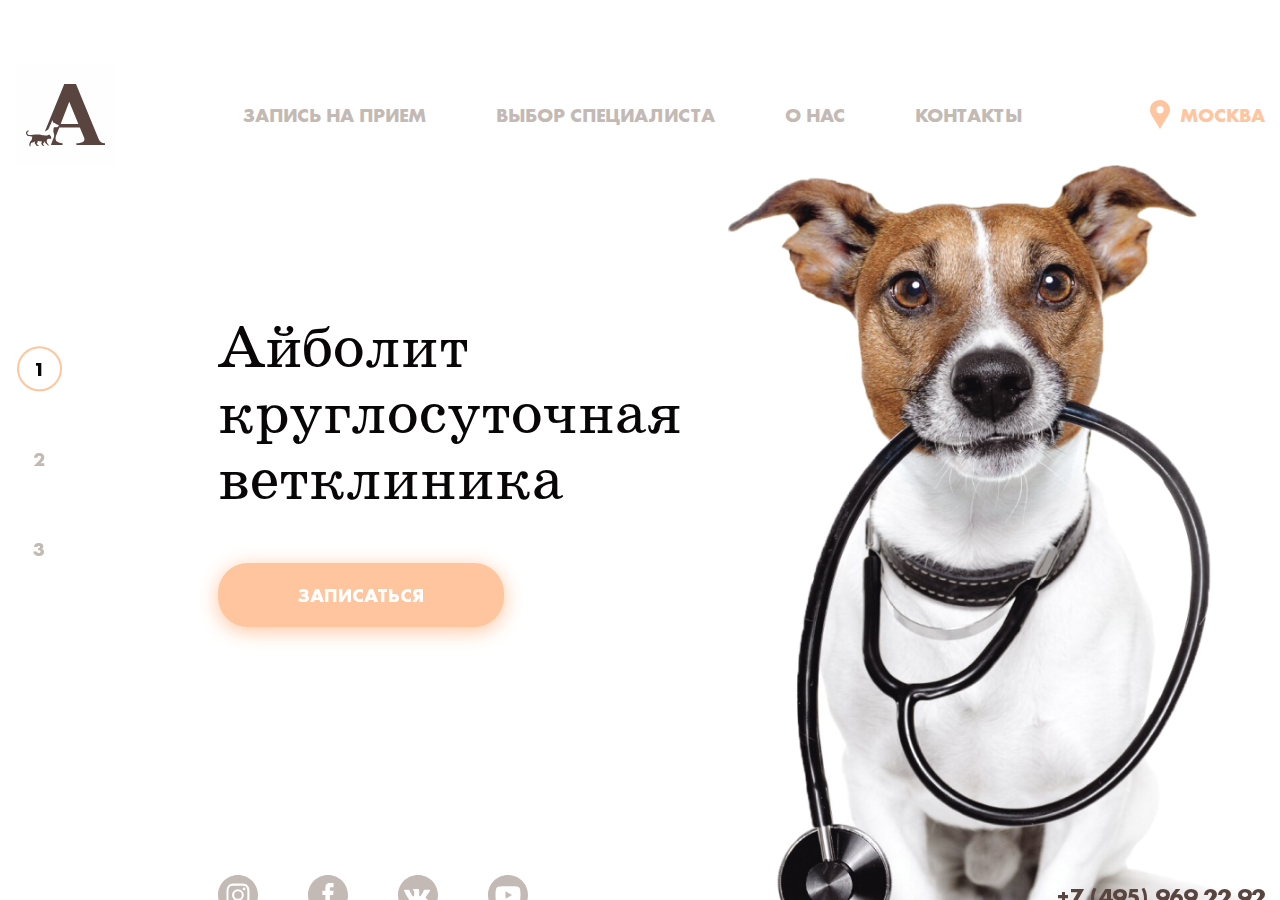
<file: index.html>
<!DOCTYPE html>
<html class="page" lang="ru">
<head>
	<meta charset="UTF-8">
	<meta name="viewport" content="width=device-width, initial-scale=1.0">
	<link rel="shortcut icon" href="favicon.ico" type="image/x-icon">
	<meta http-equiv="X-UA-Compatible" content="IE=edge">
	<meta name="theme-color" content="#111111">
	<title>Айболит - ветеринарная клиника | Главная страница</title>
	<link rel="preload" href="fonts/FuturaNew-Bold.woff" as="font" type="font/woff" crossorigin>
	<link rel="preload" href="fonts/FuturaNew-Bold.woff2" as="font" type="font/woff2" crossorigin>
	<link rel="preload" href="fonts/FuturaNew-Regular.woff" as="font" type="font/woff" crossorigin>
	<link rel="preload" href="fonts/FuturaNew-Regular.woff2" as="font" type="font/woff2" crossorigin>
	<link rel="preload" href="fonts/SchoolBook-Regular.woff" as="font" type="font/woff" crossorigin>
	<link rel="preload" href="fonts/SchoolBook-Regular.woff2" as="font" type="font/woff2" crossorigin>
	<link rel="stylesheet" href="css/index.min.css">
	<script defer src="js/main.min.js"></script>
</head>

<body class="page__body">
	<div class="wrapper">
		<header class="header">
	<div class="container">

		<nav class="header__nav" title="">
			<a class="logo" href="index.html">
				<img class="logo__img" src="images/logo.svg" alt="Логотип Компании Айболит" width="100" height="100">
			</a>

			<ul class="menu">
				<li class="menu__item"><a class="menu__link" href="record-page.html">Запись на прием</a></li>
				<li class="menu__item"><a class="menu__link" href="about-team.html#specialists">Выбор специалиста</a></li>
				<li class="menu__item"><a class="menu__link" href="about-team.html">О нас</a></li>
				<li class="menu__item"><a class="menu__link" href="contacts.html">Контакты</a></li>
			</ul>

			<div class="menu__btns">

				<div class="menu__box-btn modal-city">
					<svg class="modal-city__icon">
						<use xlink:href="images/sprite.svg#icon-map-mark"></use>
					</svg>

					<button class="menu__modal-city modal-city__btn" data-path="modal-city">Москва</button>
				</div>

				<button class="header__burger burger" type="button">
					<span class="burger__line"></span>
					<span class="sr-only">Открыть или закрыть меню</span>

				</button>
			</div>
		</nav>

	</div>
</header>
		<main class="main">
			<section class="main-slider">
	<h1 class="sr-only">Ветеренарная клиника Айболит</h1>

	<div class="container">
		<div class="main-slider__wrapper">

			<div class="main-swiper">
				<ul class="swiper-wrapper">

					<li class="swiper-slide">
						<div class="main-slider__box" style="background-image: url('images/main-slider/dog.png')">
							<div class="main-slider__wrapper-content">
								<div class="main-slider__box-content">
									<h2 class="main-slider__title main-title">Айболит круглосуточная ветклиника</h2>
									<a class="main-slider__btn btn btn--brown" href="record-page.html">Записаться</a>
								</div>

								<div class="main-slider__bottom">
									<ul class="main-slider__social-list social-list social-list--grey">
										<li class="social-list__item">
											<a class="social__link" href="#" target="_blank">
												<svg>
													<use xlink:href="images/sprite.svg#icon-inst"></use>
												</svg>
											</a>
										</li>

										<li class="social-list__item">
											<a class="social__link" href="#" target="_blank">
												<svg>
													<use xlink:href="images/sprite.svg#icon-fb"></use>
												</svg>
											</a>
										</li>

										<li class="social-list__item">
											<a class="social__link" href="#" target="_blank">
												<svg>
													<use xlink:href="images/sprite.svg#icon-vk"></use>
												</svg>
											</a>
										</li>

										<li class="social-list__item">
											<a class="social__link" href="#" target="_blank">
												<svg>
													<use xlink:href="images/sprite.svg#icon-youtube"></use>
												</svg>
											</a>
										</li>
									</ul>

									<a class="main-slider__tel" href="tel:+74959692292">+7 (495) 969 22 92</a>
								</div>

							</div>
						</div>
					</li>

					<li class="swiper-slide">
						<div class="main-slider__box" style="background-image: url('images/main-slider/dog-and-doctor.png')">

							<div class="main-slider__wrapper-content">
								<div class="main-slider__box-content">
									<h2 class="main-slider__title main-title">Комфортные
										оборудованные
										стационары</h2>
									<a class="main-slider__btn btn btn--brown" href="record-page.html">Записаться</a>
								</div>

								<div class="main-slider__bottom">
									<ul class="main-slider__social-list social-list social-list--grey">
										<li class="social-list__item">
											<a class="social__link" href="#" target="_blank">
												<svg>
													<use xlink:href="images/sprite.svg#icon-inst"></use>
												</svg>
											</a>
										</li>

										<li class="social-list__item">
											<a class="social__link" href="#" target="_blank">
												<svg>
													<use xlink:href="images/sprite.svg#icon-fb"></use>
												</svg>
											</a>
										</li>

										<li class="social-list__item">
											<a class="social__link" href="#" target="_blank">
												<svg>
													<use xlink:href="images/sprite.svg#icon-vk"></use>
												</svg>
											</a>
										</li>

										<li class="social-list__item">
											<a class="social__link" href="#" target="_blank">
												<svg>
													<use xlink:href="images/sprite.svg#icon-youtube"></use>
												</svg>
											</a>
										</li>
									</ul>

									<a class="main-slider__tel" href="tel:+74959692292">+7 (495) 969 22 92</a>
								</div>
							</div>
						</div>
					</li>

					<li class="swiper-slide">
						<div class="main-slider__box" style="background-image: url('images/main-slider/cat.png')">

							<div class="main-slider__wrapper-content">
								<div class="main-slider__box-content">
									<h2 class="main-slider__title main-slider__title--big main-title">Аптека и зоомагазин
										по доступным
										ценам</h2>
									<a class="main-slider__btn btn btn--brown" href="record-page.html">Записаться</a>
								</div>

								<div class="main-slider__bottom">
									<ul class="main-slider__social-list social-list social-list--grey">
										<li class="social-list__item">
											<a class="social__link" href="#" target="_blank">
												<svg>
													<use xlink:href="images/sprite.svg#icon-inst"></use>
												</svg>
											</a>
										</li>

										<li class="social-list__item">
											<a class="social__link" href="#" target="_blank">
												<svg>
													<use xlink:href="images/sprite.svg#icon-fb"></use>
												</svg>
											</a>
										</li>

										<li class="social-list__item">
											<a class="social__link" href="#" target="_blank">
												<svg>
													<use xlink:href="images/sprite.svg#icon-vk"></use>
												</svg>
											</a>
										</li>

										<li class="social-list__item">
											<a class="social__link" href="#" target="_blank">
												<svg>
													<use xlink:href="images/sprite.svg#icon-youtube"></use>
												</svg>
											</a>
										</li>
									</ul>

									<a class="main-slider__tel" href="tel:+74959692292">+7 (495) 969 22 92</a>
								</div>
							</div>
						</div>
					</li>
				</ul>
			</div>

			<div class="main-slider__pagination"></div>

		</div>
	</div>
</section>
			<div class="services">
	<div class="container container--content-narrow">
		<div class="services__wrapper">
			<ul class="services-list">

				<li class="services-list__item">
					<article class="service">
						<a class="service__link" href="service-page.html">
							<h3 class="service__title">Терапия</h3>
							<div class="service__botom">
								<span class="service__quantity">26 услуг</span>

								<svg>
									<use xlink:href="images/sprite.svg#icon-surgery"></use>
								</svg>
							</div>
						</a>
					</article>
				</li>

				<li class="services-list__item">
					<article class="service">
						<a class="service__link" href="service-page.html">
							<h3 class="service__title">Хирургия</h3>
							<div class="service__botom">
								<span class="service__quantity">26 услуг</span>

								<svg>
									<use xlink:href="images/sprite.svg#icon-therapy"></use>
								</svg>
							</div>
						</a>
					</article>
				</li>

				<li class="services-list__item">
					<article class="service">
						<a class="service__link" href="service-page.html">
							<h3 class="service__title">Неврология</h3>
							<div class="service__botom">
								<span class="service__quantity">26 услуг</span>

								<svg>
									<use xlink:href="images/sprite.svg#icon-neurology"></use>
								</svg>
							</div>
						</a>
					</article>
				</li>

				<li class="services-list__item">
					<article class="service">
						<a class="service__link" href="service-page.html">
							<h3 class="service__title">Ортопедия</h3>
							<div class="service__botom">
								<span class="service__quantity">26 услуг</span>

								<svg>
									<use xlink:href="images/sprite.svg#icon-orthopedics"></use>
								</svg>
							</div>
						</a>
					</article>
				</li>

				<li class="services-list__item">
					<article class="service">
						<a class="service__link" href="service-page.html">
							<h3 class="service__title">Дерматология</h3>
							<div class="service__botom">
								<span class="service__quantity">26 услуг</span>

								<svg>
									<use xlink:href="images/sprite.svg#icon-dermatology"></use>
								</svg>
							</div>
						</a>
					</article>
				</li>

				<li class="services-list__item">
					<article class="service">
						<a class="service__link" href="service-page.html">
							<h3 class="service__title">Офтальмология</h3>
							<div class="service__botom">
								<span class="service__quantity">26 услуг</span>

								<svg>
									<use xlink:href="images/sprite.svg#icon-ophthalmology"></use>
								</svg>
							</div>
						</a>
					</article>
				</li>

				<li class="services-list__item">
					<article class="service">
						<a class="service__link" href="service-page.html">
							<h3 class="service__title">Кардиология</h3>
							<div class="service__botom">
								<span class="service__quantity">26 услуг</span>

								<svg>
									<use xlink:href="images/sprite.svg#icon-cardiology"></use>
								</svg>
							</div>
						</a>
					</article>
				</li>

				<li class="services-list__item">
					<article class="service">
						<a class="service__link" href="service-page.html">
							<h3 class="service__title">Стоматология</h3>
							<div class="service__botom">
								<span class="service__quantity">26 услуг</span>

								<svg>
									<use xlink:href="images/sprite.svg#icon-dentistry"></use>
								</svg>
							</div>
						</a>
					</article>
				</li>

				<li class="services-list__item">
					<article class="service">
						<a class="service__link" href="service-page.html">
							<h3 class="service__title">Репродуктология</h3>
							<div class="service__botom">
								<span class="service__quantity">26 услуг</span>

								<svg>
									<use xlink:href="images/sprite.svg#icon-reproductology"></use>
								</svg>
							</div>
						</a>
					</article>
				</li>

				<li class="services-list__item">
					<article class="service">
						<a class="service__link" href="service-page.html">
							<h3 class="service__title">Визуальная диагностика</h3>
							<div class="service__botom">
								<span class="service__quantity">26 услуг</span>

								<svg>
									<use xlink:href="images/sprite.svg#icon-diagnostics"></use>
								</svg>
							</div>
						</a>
					</article>
				</li>

				<li class="services-list__item">
					<article class="service">
						<a class="service__link" href="service-page.html">
							<h3 class="service__title">Лаборатория</h3>
							<div class="service__botom">
								<span class="service__quantity">26 услуг</span>

								<svg>
									<use xlink:href="images/sprite.svg#icon-laboratory"></use>
								</svg>
							</div>
						</a>
					</article>
				</li>

				<li class="services-list__item">
					<article class="service">
						<a class="service__link" href="service-page.html">
							<h3 class="service__title">Онкология</h3>
							<div class="service__botom">
								<span class="service__quantity">26 услуг</span>

								<svg>
									<use xlink:href="images/sprite.svg#icon-oncology"></use>
								</svg>
							</div>
						</a>
					</article>
				</li>

				<li class="services-list__item">
					<article class="service">
						<a class="service__link" href="service-page.html">
							<h3 class="service__title">Эндокринология</h3>
							<div class="service__botom">
								<span class="service__quantity">26 услуг</span>

								<svg>
									<use xlink:href="images/sprite.svg#icon-endocrinology"></use>
								</svg>
							</div>
						</a>
					</article>
				</li>

				<li class="services-list__item">
					<article class="service">
						<a class="service__link" href="service-page.html">
							<h3 class="service__title">Экзотические животные</h3>
							<div class="service__botom">
								<span class="service__quantity">26 услуг</span>

								<svg>
									<use xlink:href="images/sprite.svg#icon-exotic-animals"></use>
								</svg>
							</div>
						</a>
					</article>
				</li>

				<li class="services-list__item">
					<article class="service">
						<a class="service__link" href="service-page.html">
							<h3 class="service__title">Аптека</h3>
							<div class="service__botom">
								<span class="service__quantity">26 услуг</span>

								<svg>
									<use xlink:href="images/sprite.svg#icon-pharmacy"></use>
								</svg>
							</div>
						</a>
					</article>
				</li>

				<li class="services-list__item">
					<article class="service">
						<a class="service__link" href="service-page.html">
							<h3 class="service__title">Груминг</h3>
							<div class="service__botom">
								<span class="service__quantity">26 услуг</span>

								<svg>
									<use xlink:href="images/sprite.svg#icon-grooming"></use>
								</svg>
							</div>
						</a>
					</article>
				</li>

			</ul>

			<button class="services__btn-more btn btn--brown" id="load-more">Показать еще</button>
		</div>
	</div>
</div>
			<section class="about-block">
	<div class="container container--content-narrow">
		<div class="about-block__wrapper">

			<div class="about-block__company about-company">
				<h3 class="about-company__title title-block">История компании</h3>
				<div class="about-company__descr">
					<p>История компании начинается 14 января 1999 года, когда было образовано ООО «Чижи». Идея пришла, т.к. у
						основателя компании Прозор Жанны Георгиевны была собака боксёр по кличке Бард…</p>
				</div>
				<a class="about-company__link link" href="about-team.html">Читать далее
					<svg>
						<use xlink:href="images/sprite.svg#icon-arrow"></use>
					</svg>
				</a>
			</div>

			<div class="about-specialists">
				<h3 class="about-specialists__title title-block">Наши специалисты</h3>

				<div class="about-specialists__wrapper">
					<div class="about-specialists-swiper">
						<ul class="swiper-wrapper">

							<li class="swiper-slide">
								<a class="about-specialists-swiper__link" href="specialist-page.html">
									<picture>
										<source srcset="images/specialists/1.webp" type="image/webp">
										<source srcset="images/specialists/1.avif" type="image/avif">
										<img class="about-specialists-swiper__img" loading="lazy" src="images/specialists/1.jpg"
											alt="Фотография врача">
									</picture>
								</a>
							</li>

							<li class="swiper-slide">
								<a class="about-specialists-swiper__link" href="specialist-page.html">
									<picture>
										<source srcset="images/specialists/2.webp" type="image/webp">
										<source srcset="images/specialists/2.avif" type="image/avif">
										<img class="about-specialists-swiper__img" loading="lazy" src="images/specialists/2.jpg"
											alt="Фотография врача">
									</picture>
								</a>
							</li>

							<li class="swiper-slide">
								<a class="about-specialists-swiper__link" href="specialist-page.html">
									<picture>
										<source srcset="images/specialists/3.webp" type="image/webp">
										<source srcset="images/specialists/3.avif" type="image/avif">
										<img class="about-specialists-swiper__img" loading="lazy" src="images/specialists/3.jpg"
											alt="Фотография врача">
									</picture>
								</a>
							</li>

							<li class="swiper-slide">
								<a class="about-specialists-swiper__link" href="specialist-page.html">
									<picture>
										<source srcset="images/specialists/4.webp" type="image/webp">
										<source srcset="images/specialists/4.avif" type="image/avif">
										<img class="about-specialists-swiper__img" loading="lazy" src="images/specialists/4.jpg"
											alt="Фотография врача">
									</picture>
								</a>
							</li>

							<li class="swiper-slide">
								<a class="about-specialists-swiper__link" href="specialist-page.html">
									<picture>
										<source srcset="images/specialists/5.webp" type="image/webp">
										<source srcset="images/specialists/5.avif" type="image/avif">
										<img class="about-specialists-swiper__img" loading="lazy" src="images/specialists/5.jpg"
											alt="Фотография врача">
									</picture>
								</a>
							</li>

							<li class="swiper-slide">
								<a class="about-specialists-swiper__link" href="specialist-page.html">
									<picture>
										<source srcset="images/specialists/6.webp" type="image/webp">
										<source srcset="images/specialists/6.avif" type="image/avif">
										<img class="about-specialists-swiper__img" loading="lazy" src="images/specialists/6.jpg"
											alt="Фотография врача">
									</picture>
								</a>
							</li>

							<li class="swiper-slide">
								<a class="about-specialists-swiper__link" href="specialist-page.html">
									<picture>
										<source srcset="images/specialists/7.webp" type="image/webp">
										<source srcset="images/specialists/7.avif" type="image/avif">
										<img class="about-specialists-swiper__img" loading="lazy" src="images/specialists/7.jpg"
											alt="Фотография врача">
									</picture>
								</a>
							</li>

							<li class="swiper-slide">
								<a class="about-specialists-swiper__link" href="specialist-page.html">
									<picture>
										<source srcset="images/specialists/8.webp" type="image/webp">
										<source srcset="images/specialists/8.avif" type="image/avif">
										<img class="about-specialists-swiper__img" loading="lazy" src="images/specialists/8.jpg"
											alt="Фотография врача">
									</picture>
								</a>
							</li>

							<li class="swiper-slide">
								<a class="about-specialists-swiper__link" href="specialist-page.html">
									<picture>
										<source srcset="images/specialists/9.webp" type="image/webp">
										<source srcset="images/specialists/9.avif" type="image/avif">
										<img class="about-specialists-swiper__img" loading="lazy" src="images/specialists/9.jpg"
											alt="Фотография врача">
									</picture>
								</a>
							</li>

							<li class="swiper-slide">
								<a class="about-specialists-swiper__link" href="specialist-page.html">
									<picture>
										<source srcset="images/specialists/10.webp" type="image/webp">
										<source srcset="images/specialists/10.avif" type="image/avif">
										<img class="about-specialists-swiper__img" loading="lazy" src="images/specialists/10.jpg"
											alt="Фотография врача">
									</picture>
								</a>
							</li>

							<li class="swiper-slide">
								<a class="about-specialists-swiper__link" href="specialist-page.html">
									<picture>
										<source srcset="images/specialists/11.webp" type="image/webp">
										<source srcset="images/specialists/11.avif" type="image/avif">
										<img class="about-specialists-swiper__img" loading="lazy" src="images/specialists/11.jpg"
											alt="Фотография врача">
									</picture>
								</a>
							</li>

							<li class="swiper-slide">
								<a class="about-specialists-swiper__link" href="specialist-page.html">
									<picture>
										<source srcset="images/specialists/12.webp" type="image/webp">
										<source srcset="images/specialists/12.avif" type="image/avif">
										<img class="about-specialists-swiper__img" loading="lazy" src="images/specialists/12.jpg"
											alt="Фотография врача">
									</picture>
								</a>
							</li>

						</ul>
						<button class="about-specialists-swiper__prev btn-prev" type="button"></button>
						<button class="about-specialists-swiper__next btn-next" type="button"></button>
					</div>
				</div>

				<a class="about-specialists__link link" href="about-team.html#specialists">Посмотреть всех
					<svg>
						<use xlink:href="images/sprite.svg#icon-arrow"></use>
					</svg>
				</a>
			</div>
		</div>
	</div>
</section>
			<section class="why-choose">
	<div class="container">
		<h2 class="why-choose__title-top"><span>1 150 000</span>питомцам мы помогли
			за 18 лет работы</h2>

		<h3 class="why-choose__title title-block">Почему хозяева выбирают нас?</h3>
		<ul class="why-choose-list">

			<li class="why-choose-list__item">
				<h4 class="why-choose-list__title title-card ">Работаем круглосуточно</h4>
				<div class="why-choose-list__body">
					<img class="why-choose-list__img" src="images/why-choose/24.svg" alt="Картинка 24/7">
					<div class="why-choose-list__text">
						<p>Мы готовы в любое время суток принять домашних питомцев и их хозяев</p>
					</div>
				</div>
			</li>

			<li class="why-choose-list__item">
				<h4 class="why-choose-list__title title-card">Широкий спектр услуг</h4>
				<div class="why-choose-list__body">
					<img class="why-choose-list__img" src="images/why-choose/animals.svg" alt="Картинка 24/7">
					<div class="why-choose-list__text">
						<p>Кроме широкопрофильных докторов в клинике развиты узкие направления в ветеринарии – офтальмология,
							стоматология, дерматология, травматология, ортопедия и онкология</p>
					</div>
				</div>
			</li>

			<li class="why-choose-list__item">
				<h4 class="why-choose-list__title title-card">Большой опыт</h4>
				<div class="why-choose-list__body">
					<img class="why-choose-list__img" src="images/why-choose/hand.svg" alt="Картинка 24/7">
					<div class="why-choose-list__text">
						<p>30 высококвалифицированных врачей нашей клиники предоставляют ветеринарную помощь уже на протяжении 18
							лет!</p>
					</div>
				</div>
			</li>

			<li class="why-choose-list__item">
				<h4 class="why-choose-list__title title-card">Собственная лаборатория</h4>
				<div class="why-choose-list__body">
					<img class="why-choose-list__img" src="images/why-choose/colb.svg" alt="Картинка 24/7">
					<div class="why-choose-list__text">
						<p>Оборудованная профессиональным оснащением производства компании IDEXX International Inc.(США), которое
							позволяет получить результаты исследования прямо на приеме</p>
					</div>
				</div>
			</li>

			<li class="why-choose-list__item">
				<h4 class="why-choose-list__title title-card">Оснащенные стационары</h4>
				<div class="why-choose-list__body">
					<img class="why-choose-list__img" src="images/why-choose/house.svg" alt="Картинка 24/7">
					<div class="why-choose-list__text">
						<p>Обычный и инфекционный стационар с индивидуальным подогревом каждой клетки. Для питомцев в критическом
							состоянии предусмотрены кислородные камеры</p>
					</div>
				</div>
			</li>

			<li class="why-choose-list__item">
				<h4 class="why-choose-list__title title-card">Новейшее оборудование</h4>
				<div class="why-choose-list__body">
					<img class="why-choose-list__img" src="images/why-choose/micro.svg" alt="Картинка 24/7">
					<div class="why-choose-list__text">
						<p>Помимо лабораторного оборудования и цифрового рентгена в клинике используется современный эндоскоп KARL
							STORZ</p>
					</div>
				</div>
			</li>

			<li class="why-choose-list__item">
				<h4 class="why-choose-list__title title-card">Запись на прием онлайн</h4>
				<div class="why-choose-list__body">
					<img class="why-choose-list__img" src="images/why-choose/calendar.svg" alt="Картинка 24/7">
					<div class="why-choose-list__text">
						<p>Запись на приём позволяет избежать ожиданий в очереди, но если вы не можете приехать - мы выезжаем на
							дом!</p>
					</div>
				</div>
			</li>

			<li class="why-choose-list__item">
				<h4 class="why-choose-list__title title-card">Аптека и зоомагазин</h4>
				<div class="why-choose-list__body">
					<img class="why-choose-list__img" src="images/why-choose/drugs.svg" alt="Картинка 24/7">
					<div class="why-choose-list__text">
						<p>Для удобства в клинике предусмотрен аптечный пункт, а также бутик с одеждой и косметическими средствами
							для ухода за домашними любимцами</p>
					</div>
				</div>
			</li>

			<li class="why-choose-list__item">
				<h4 class="why-choose-list__title title-card">Груминг-салон</h4>
				<div class="why-choose-list__body">
					<img class="why-choose-list__img" src="images/why-choose/shape.svg" alt="Картинка 24/7">
					<div class="why-choose-list__text">
						<p>Отдельный кабинет для проведения гигиенческих и косметических процедур, таких как мытьё и сушка, стрижка
							или тримминг, уход за ушами, глазами и когтями и многое другое</p>
					</div>
				</div>
			</li>

		</ul>
	</div>
</section>
			<section class="app-block">
	<div class="container container--content-narrow">
		<div class="app-block__wrapper">
			<div class="app-block__content">
				<span class="app-block__soon">скоро</span>
				<h2 class="app-block__title main-title">Удобное приложение
					для питомцев <br> и
					их хозяев</h2>
				<div class="app-block__app app-box"></div>

				<div class="app-block__app app-box">
					<a class="app-box__link" href="#" target="_blank">
						<img class="app-box__img" src="images/apps-logo/app-store.svg" width="140" height="40"
							alt="Логотип Эпл стор">
					</a>

					<a class="app-box__link" href="#" target="_blank">
						<img class="app-box__img" src="images/apps-logo/google-play.svg" width="140" height="40"
							alt="Логотип Гугл плэй">
					</a>
				</div>
			</div>


			<picture>
				<source srcset="images/app-block/app.webp" type="image/webp">
				<source srcset="images/app-block/app.avif" type="image/avif">
				<img class="app-block__img" loading="lazy" src="images/app-block/app.png" width="725" alt="Фото приложения">
			</picture>
		</div>
	</div>
</section>
			<section class="contacts-block">
	<div class="container container--content-narrow">
		<h3 class="contacts-block__title title-block">Контакты</h3>
		<div class="contacts-block__wrapper">
			<div class="contacts-block__box">

				<div class="contacts">
					<h4 class="contacts__title title-card">Айболит на Автозаводской</h4>
					<ul class="contacts__list">
						<li class="contacts__item contacts__item--adress">5-я Кожуховская улица, 8</li>
						<li class="contacts__item contacts__item--tel"><a class="contacts__tel" href="tel:+74959996632">+7
								495-999-66-32</a></li>
						<li class="contacts__item contacts__item--time">Круглосуточно</li>
					</ul>
				</div>

				<div class="contacts">
					<h4 class="contacts__title title-card">Айболит на Кожуховской</h4>
					<ul class="contacts__list">
						<li class="contacts__item contacts__item--adress">улица Петра Романова, 9</li>
						<li class="contacts__item contacts__item--tel"><a class="contacts__tel" href="tel:+74959998833">+7
								495-999-88-33</a></li>
						<li class="contacts__item contacts__item--time">Круглосуточно</li>
					</ul>
				</div>
			</div>

			<div class="map" id="map"></div>
		</div>
	</div>
</section>
		</main>
		<footer class="footer">
	<div class="container container--content-wide">
		<div class="footer__top">
			<a class="footer__logo logo" href="index.html">
				<img class="logo__img" src="images/logo-white-circle.svg" width="325" height="90"
					alt="Логотип компании Айболит">
			</a>

			<div class="footer__app-box app-box">
				<a class="app-box__link" href="#" target="_blank">
					<img class="app-box__img" src="images/apps-logo/app-store.svg" width="140" height="40" alt="Логотип Эпл стор">
				</a>

				<a class="app-box__link" href="#" target="_blank">
					<img class="app-box__img" src="images/apps-logo/google-play.svg" width="140" height="40"
						alt="Логотип Гугл плэй">
				</a>
			</div>
		</div>

		<div class="footer__bottom">
			<div class="footer__box-links">

				<a class="footer__politics" href="#">Политика конфедециальности в отношении обработки персональных данных</a>

				<ul class="footer__item-list">
					<li class="footer__item">
						<a class="footer__link" href="index.html">Главная</a>
					</li>

					<li class="footer__item">
						<a class="footer__link" href="#">Усгули и цены</a>
					</li>

					<li class="footer__item">
						<a class="footer__link" href="#">История компании</a>
					</li>

					<li class="footer__item">
						<a class="footer__link" href="#">Наши специалисты</a>
					</li>

					<li class="footer__item">
						<a class="footer__link" href="#">Вакансии</a>
					</li>

					<li class="footer__item">
						<a class="footer__link" href="#">Реквизиты</a>
					</li>

					<li class="footer__item">
						<a class="footer__link" href="#">Онлайн-оплата</a>
					</li>
				</ul>

				<ul class="footer__item-list">
					<li class="footer__item">
						<a class="footer__link" href="#">Отзывы</a>
					</li>

					<li class="footer__item">
						<a class="footer__link" href="#">Контакты</a>
					</li>

					<li class="footer__item">
						<a class="footer__link" href="#">Груминг-салон</a>
					</li>

					<li class="footer__item">
						<a class="footer__link" href="#">Косметика</a>
					</li>

					<li class="footer__item">
						<a class="footer__link" href="#">Новости и акции</a>
					</li>

					<li class="footer__item">
						<a class="footer__link" href="#">Блог</a>
					</li>
				</ul>
			</div>

			<div class="footer__box-social">
				<ul class="footer__social-list social-list">
					<li class="social-list__item">
						<a class="social__link" href="#" target="_blank">
							<svg>
								<use xlink:href="images/sprite.svg#icon-inst"></use>
							</svg>
						</a>
					</li>

					<li class="social-list__item">
						<a class="social__link" href="#" target="_blank">
							<svg>
								<use xlink:href="images/sprite.svg#icon-fb"></use>
							</svg>
						</a>
					</li>

					<li class="social-list__item">
						<a class="social__link" href="#" target="_blank">
							<svg>
								<use xlink:href="images/sprite.svg#icon-vk"></use>
							</svg>
						</a>
					</li>

					<li class="social-list__item">
						<a class="social__link" href="#" target="_blank">
							<svg>
								<use xlink:href="images/sprite.svg#icon-youtube"></use>
							</svg>
						</a>
					</li>
				</ul>

				<ul class="footer__contacts-list contacts-list">
					<li class="contacts-list__item">
						<a class="contacts-list__link" href="#" target="_blank">aibolit24.ru</a>
					</li>

					<li class="contacts-list__item">
						<a class="contacts-list__link" href="#" target="_blank">aibolit24@gmail.com</a>
					</li>

					<li class="contacts-list__item">
						<a class="contacts-list__link" href="#" type="tel:+74958884433">+7 495-888-44-33</a>
					</li>
				</ul>

			</div>
		</div>
	</div>
</footer>
		
	</div>

	<script src="https://api-maps.yandex.ru/2.1/?apikey=e045d92b-4953-438d-a0e5-17ecdcfb7778&amp;lang=ru_RU"></script>
</body>

</html>
</file>
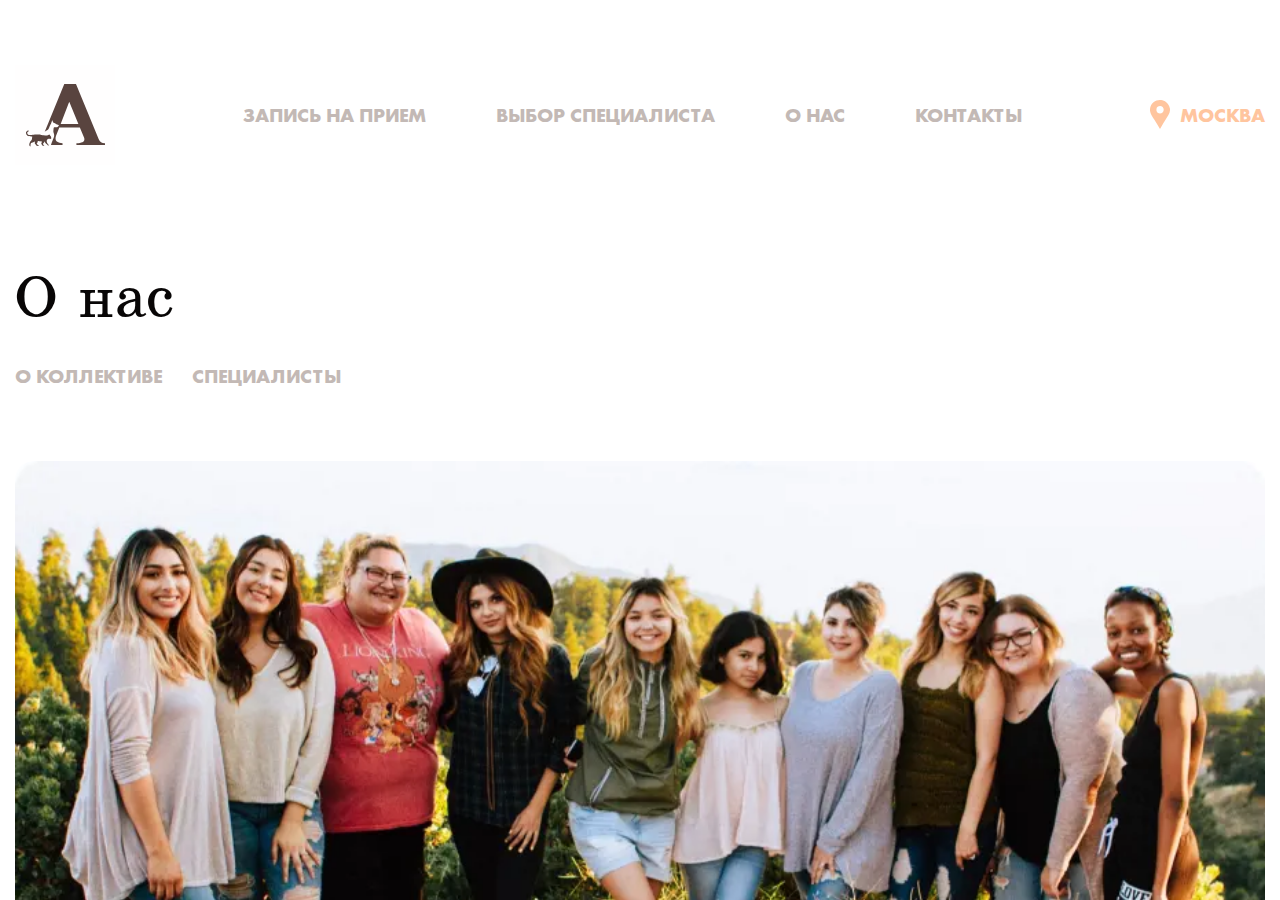
<file: about-team.html>
<!DOCTYPE html>
<html class="page" lang="ru">
<head>
	<meta charset="UTF-8">
	<meta name="viewport" content="width=device-width, initial-scale=1.0">
	<link rel="shortcut icon" href="favicon.ico" type="image/x-icon">
	<meta http-equiv="X-UA-Compatible" content="IE=edge">
	<meta name="theme-color" content="#111111">
	<title>Айболит - ветеринарная клиника | О нас</title>
	<link rel="preload" href="fonts/FuturaNew-Bold.woff" as="font" type="font/woff" crossorigin>
	<link rel="preload" href="fonts/FuturaNew-Bold.woff2" as="font" type="font/woff2" crossorigin>
	<link rel="preload" href="fonts/FuturaNew-Regular.woff" as="font" type="font/woff" crossorigin>
	<link rel="preload" href="fonts/FuturaNew-Regular.woff2" as="font" type="font/woff2" crossorigin>
	<link rel="preload" href="fonts/SchoolBook-Regular.woff" as="font" type="font/woff" crossorigin>
	<link rel="preload" href="fonts/SchoolBook-Regular.woff2" as="font" type="font/woff2" crossorigin>
	<link rel="stylesheet" href="css/about-team.min.css">
	<script defer src="js/main.min.js"></script>
</head>

<body class="page__body">
	<div class="wrapper">
		<header class="header">
	<div class="container">

		<nav class="header__nav" title="">
			<a class="logo" href="index.html">
				<img class="logo__img" src="images/logo.svg" alt="Логотип Компании Айболит" width="100" height="100">
			</a>

			<ul class="menu">
				<li class="menu__item"><a class="menu__link" href="record-page.html">Запись на прием</a></li>
				<li class="menu__item"><a class="menu__link" href="about-team.html#specialists">Выбор специалиста</a></li>
				<li class="menu__item"><a class="menu__link" href="about-team.html">О нас</a></li>
				<li class="menu__item"><a class="menu__link" href="contacts.html">Контакты</a></li>
			</ul>

			<div class="menu__btns">

				<div class="menu__box-btn modal-city">
					<svg class="modal-city__icon">
						<use xlink:href="images/sprite.svg#icon-map-mark"></use>
					</svg>

					<button class="menu__modal-city modal-city__btn" data-path="modal-city">Москва</button>
				</div>

				<button class="header__burger burger" type="button">
					<span class="burger__line"></span>
					<span class="sr-only">Открыть или закрыть меню</span>

				</button>
			</div>
		</nav>

	</div>
</header>
		<main class="main">
			<section class="about-page">
	<div class="container container--content-narrow">
		<div class="page-wrapper">

			<aside class="page-wrapper__aside">
				<h1 class="page-wrapper__title main-title">О нас</h1>

				<nav class="page-wrapper__aside-nav">
					<ul class="page-wrapper__list-nav">

						<li class="page-wrapper__item">
							<a class="page-wrapper__link" data-scroll href="#about-team">О коллективе</a>
						</li>

						<li class="page-wrapper__item">
							<a class="page-wrapper__link" data-scroll href="#specialists">Специалисты</a>
						</li>

					</ul>
				</nav>
			</aside>

			<div class="page-wrapper__content">
				<picture>
					<source srcset="images/about-page/team.webp" type="image/webp">
					<source srcset="images/about-page/team.avif" type="image/avif">
					<img class="about-page__img" loading="lazy" src="images/about-page/team.jpg" alt="Специалисты клиники">
				</picture>

				<h2 class="about-page__title title-block" id="about-team">О коллективе</h2>

				<div class="about-page__text">
					<p>Lorem ipsum dolor sit amet consectetur adipisicing elit. Hic dolor est molestias blanditiis quia animi
						repellat! Odit, quod, hic asperiores id facere ea obcaecati exercitationem veritatis quis est modi, sequi
						assumenda fugit voluptatem labore tempore? Commodi minima rem voluptate. Inventore pariatur veniam, harum
						illum quibusdam deserunt.</p>
				</div>

				<h2 class="about-page__title title-block" id="specialists">Специалисты</h2>
				<ul class="team-list">

					<li class="team-list__item">
						<article class="about-doctor-card">
							<a class="about-doctor-card__link" href="specialist-page.html">

								<div class="about-doctor-card__image">
									<picture>
										<source srcset="images/specialists/11.webp" type="image/webp">
										<source srcset="images/specialists/11.avif" type="image/avif">
										<img class="about-doctor-card__img" loading="lazy" src="images/specialists/11.jpg"
											alt="Аватар специалиста">
									</picture>

									<span class="about-doctor-card__experience">стаж 10 лет</span>
								</div>

								<div class="about-doctor-card__content">
									<span class="about-doctor-card__title">врач</span>
									<span class="about-doctor-card__name">Иванова Анастасия Андреевна</span>
									<span class="about-doctor-card__title">специализация</span>
									<span class="about-doctor-card__name">Терапия, УЗИ-диагностика, хирургия, ортопедия,
										лаборатория</span>
								</div>

							</a>
						</article>
					</li>

					<li class="team-list__item">
						<article class="about-doctor-card">
							<a class="about-doctor-card__link" href="specialist-page.html">

								<div class="about-doctor-card__image">
									<picture>
										<source srcset="images/specialists/2.webp" type="image/webp">
										<source srcset="images/specialists/2.avif" type="image/avif">
										<img class="about-doctor-card__img" loading="lazy" src="images/specialists/2.jpg"
											alt="Аватар специалиста">
									</picture>
									<span class="about-doctor-card__experience">стаж 5 лет</span>
								</div>

								<div class="about-doctor-card__content">
									<span class="about-doctor-card__title">врач</span>
									<span class="about-doctor-card__name">Константинопольский
										Константин Константинович</span>
									<span class="about-doctor-card__title">специализация</span>
									<span class="about-doctor-card__name">Врач общей практики</span>
								</div>

							</a>
						</article>
					</li>

					<li class="team-list__item">
						<article class="about-doctor-card">
							<a class="about-doctor-card__link" href="specialist-page.html">

								<div class="about-doctor-card__image">
									<picture>
										<source srcset="images/specialists/3.webp" type="image/webp">
										<source srcset="images/specialists/3.avif" type="image/avif">
										<img class="about-doctor-card__img" loading="lazy" src="images/specialists/3.jpg"
											alt="Аватар специалиста">
									</picture>
									<span class="about-doctor-card__experience">стаж 4 лет</span>
								</div>

								<div class="about-doctor-card__content">
									<span class="about-doctor-card__title">ассистент ветеринарного врача</span>
									<span class="about-doctor-card__name">Иванова Анастасия Андреевна </span>
									<span class="about-doctor-card__title">специализация</span>
									<span class="about-doctor-card__name">Анестезиология, стоматология, лаборатория</span>
								</div>

							</a>
						</article>
					</li>

					<li class="team-list__item">
						<article class="about-doctor-card">
							<a class="about-doctor-card__link" href="specialist-page.html">

								<div class="about-doctor-card__image">
									<picture>
										<source srcset="images/specialists/4.webp" type="image/webp">
										<source srcset="images/specialists/4.avif" type="image/avif">
										<img class="about-doctor-card__img" loading="lazy" src="images/specialists/4.jpg"
											alt="Аватар специалиста">
									</picture>
									<span class="about-doctor-card__experience">стаж 8 месяцев</span>
								</div>

								<div class="about-doctor-card__content">
									<span class="about-doctor-card__title">ординатор</span>
									<span class="about-doctor-card__name">Иванова Анастасия Андреевна </span>
									<span class="about-doctor-card__title">специализация</span>
									<span class="about-doctor-card__name">Врач общей практики</span>
								</div>

							</a>
						</article>
					</li>

					<li class="team-list__item">
						<article class="about-doctor-card">
							<a class="about-doctor-card__link" href="specialist-page.html">

								<div class="about-doctor-card__image">
									<picture>
										<source srcset="images/specialists/5.webp" type="image/webp">
										<source srcset="images/specialists/5.avif" type="image/avif">
										<img class="about-doctor-card__img" loading="lazy" src="images/specialists/5.jpg"
											alt="Аватар специалиста">
									</picture>
									<span class="about-doctor-card__experience">стаж 1 год</span>
								</div>

								<div class="about-doctor-card__content">
									<span class="about-doctor-card__title">врач</span>
									<span class="about-doctor-card__name">Иванова Анастасия Андреевна </span>
									<span class="about-doctor-card__title">специализация</span>
									<span class="about-doctor-card__name">Терапия, УЗИ-диагностика, хирургия, ортопедия,
										лаборатория</span>
								</div>

							</a>
						</article>
					</li>

					<li class="team-list__item">
						<article class="about-doctor-card">
							<a class="about-doctor-card__link" href="specialist-page.html">

								<div class="about-doctor-card__image">
									<picture>
										<source srcset="images/specialists/9.webp" type="image/webp">
										<source srcset="images/specialists/9.avif" type="image/avif">
										<img class="about-doctor-card__img" loading="lazy" src="images/specialists/9.jpg"
											alt="Аватар специалиста">
									</picture>
									<span class="about-doctor-card__experience">стаж 7 лет</span>
								</div>

								<div class="about-doctor-card__content">
									<span class="about-doctor-card__title">врач</span>
									<span class="about-doctor-card__name">Иванова Анастасия Андреевна </span>
									<span class="about-doctor-card__title">специализация</span>
									<span class="about-doctor-card__name">Терапия, УЗИ-диагностика, хирургия, ортопедия,
										лаборатория</span>
								</div>

							</a>
						</article>
					</li>

					<li class="team-list__item">
						<article class="about-doctor-card">
							<a class="about-doctor-card__link" href="specialist-page.html">

								<div class="about-doctor-card__image">
									<picture>
										<source srcset="images/specialists/10.webp" type="image/webp">
										<source srcset="images/specialists/10.avif" type="image/avif">
										<img class="about-doctor-card__img" loading="lazy" src="images/specialists/10.jpg"
											alt="Аватар специалиста">
									</picture>
									<span class="about-doctor-card__experience">стаж 10 лет</span>
								</div>

								<div class="about-doctor-card__content">
									<span class="about-doctor-card__title">врач</span>
									<span class="about-doctor-card__name">Иванова Анастасия Андреевна </span>
									<span class="about-doctor-card__title">специализация</span>
									<span class="about-doctor-card__name">Анестезиология, стоматология, лаборатория</span>
								</div>

							</a>
						</article>
					</li>

					<li class="team-list__item">
						<article class="about-doctor-card">
							<a class="about-doctor-card__link" href="specialist-page.html">

								<div class="about-doctor-card__image">
									<picture>
										<source srcset="images/specialists/8.webp" type="image/webp">
										<source srcset="images/specialists/8.avif" type="image/avif">
										<img class="about-doctor-card__img" loading="lazy" src="images/specialists/8.jpg"
											alt="Аватар специалиста">
									</picture>
									<span class="about-doctor-card__experience">стаж 12 лет</span>
								</div>

								<div class="about-doctor-card__content">
									<span class="about-doctor-card__title">врач</span>
									<span class="about-doctor-card__name">Иванова Анастасия Андреевна </span>
									<span class="about-doctor-card__title">специализация</span>
									<span class="about-doctor-card__name">Врач общей практики</span>
								</div>

							</a>
						</article>
					</li>

				</ul>
			</div>

		</div>
	</div>
</section>
		</main>
		<footer class="footer">
	<div class="container container--content-wide">
		<div class="footer__top">
			<a class="footer__logo logo" href="index.html">
				<img class="logo__img" src="images/logo-white-circle.svg" width="325" height="90"
					alt="Логотип компании Айболит">
			</a>

			<div class="footer__app-box app-box">
				<a class="app-box__link" href="#" target="_blank">
					<img class="app-box__img" src="images/apps-logo/app-store.svg" width="140" height="40" alt="Логотип Эпл стор">
				</a>

				<a class="app-box__link" href="#" target="_blank">
					<img class="app-box__img" src="images/apps-logo/google-play.svg" width="140" height="40"
						alt="Логотип Гугл плэй">
				</a>
			</div>
		</div>

		<div class="footer__bottom">
			<div class="footer__box-links">

				<a class="footer__politics" href="#">Политика конфедециальности в отношении обработки персональных данных</a>

				<ul class="footer__item-list">
					<li class="footer__item">
						<a class="footer__link" href="index.html">Главная</a>
					</li>

					<li class="footer__item">
						<a class="footer__link" href="#">Усгули и цены</a>
					</li>

					<li class="footer__item">
						<a class="footer__link" href="#">История компании</a>
					</li>

					<li class="footer__item">
						<a class="footer__link" href="#">Наши специалисты</a>
					</li>

					<li class="footer__item">
						<a class="footer__link" href="#">Вакансии</a>
					</li>

					<li class="footer__item">
						<a class="footer__link" href="#">Реквизиты</a>
					</li>

					<li class="footer__item">
						<a class="footer__link" href="#">Онлайн-оплата</a>
					</li>
				</ul>

				<ul class="footer__item-list">
					<li class="footer__item">
						<a class="footer__link" href="#">Отзывы</a>
					</li>

					<li class="footer__item">
						<a class="footer__link" href="#">Контакты</a>
					</li>

					<li class="footer__item">
						<a class="footer__link" href="#">Груминг-салон</a>
					</li>

					<li class="footer__item">
						<a class="footer__link" href="#">Косметика</a>
					</li>

					<li class="footer__item">
						<a class="footer__link" href="#">Новости и акции</a>
					</li>

					<li class="footer__item">
						<a class="footer__link" href="#">Блог</a>
					</li>
				</ul>
			</div>

			<div class="footer__box-social">
				<ul class="footer__social-list social-list">
					<li class="social-list__item">
						<a class="social__link" href="#" target="_blank">
							<svg>
								<use xlink:href="images/sprite.svg#icon-inst"></use>
							</svg>
						</a>
					</li>

					<li class="social-list__item">
						<a class="social__link" href="#" target="_blank">
							<svg>
								<use xlink:href="images/sprite.svg#icon-fb"></use>
							</svg>
						</a>
					</li>

					<li class="social-list__item">
						<a class="social__link" href="#" target="_blank">
							<svg>
								<use xlink:href="images/sprite.svg#icon-vk"></use>
							</svg>
						</a>
					</li>

					<li class="social-list__item">
						<a class="social__link" href="#" target="_blank">
							<svg>
								<use xlink:href="images/sprite.svg#icon-youtube"></use>
							</svg>
						</a>
					</li>
				</ul>

				<ul class="footer__contacts-list contacts-list">
					<li class="contacts-list__item">
						<a class="contacts-list__link" href="#" target="_blank">aibolit24.ru</a>
					</li>

					<li class="contacts-list__item">
						<a class="contacts-list__link" href="#" target="_blank">aibolit24@gmail.com</a>
					</li>

					<li class="contacts-list__item">
						<a class="contacts-list__link" href="#" type="tel:+74958884433">+7 495-888-44-33</a>
					</li>
				</ul>

			</div>
		</div>
	</div>
</footer>
		
	</div>
</body>

</html>
</file>
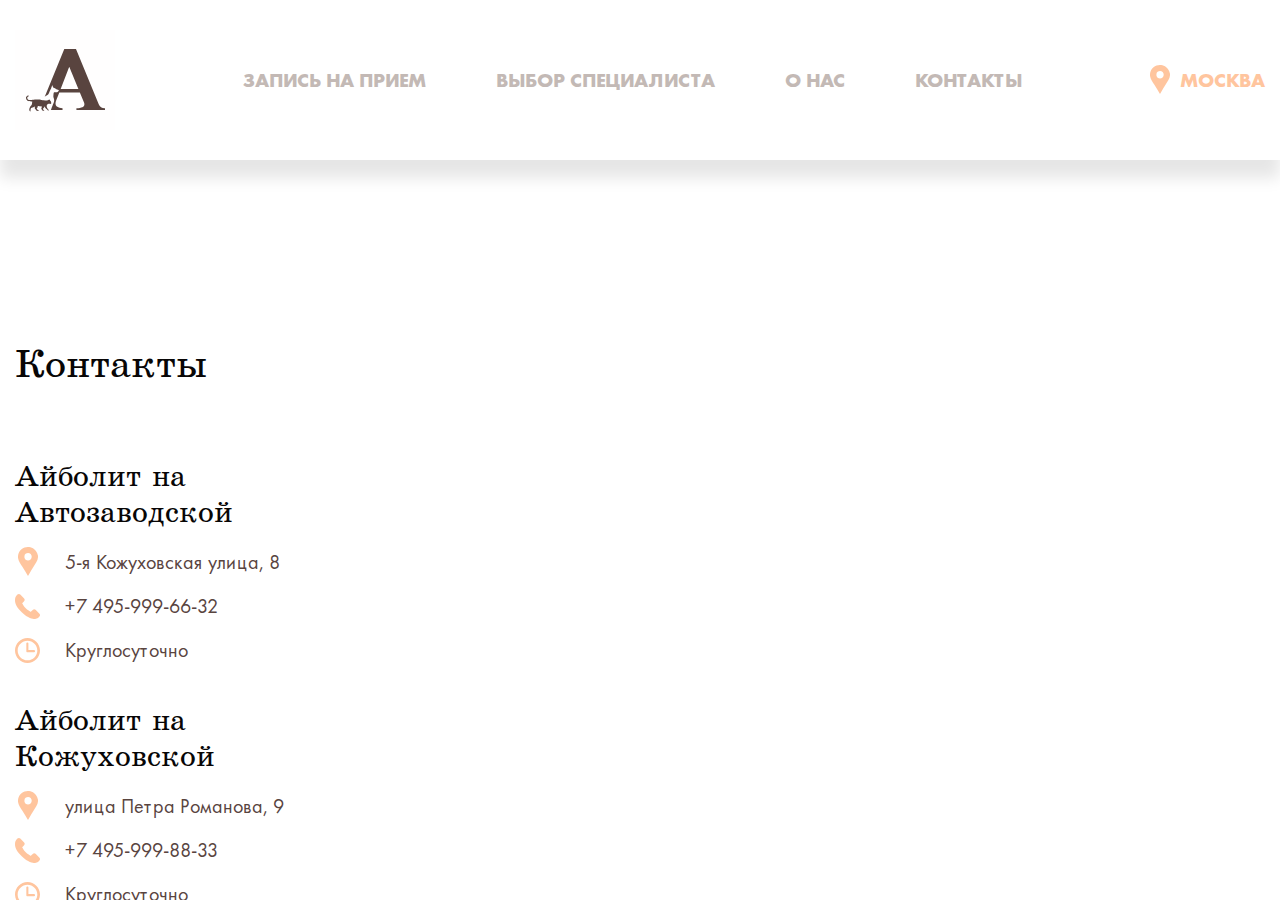
<file: contacts.html>
<!DOCTYPE html>
<html class="page" lang="ru">
<head>
	<meta charset="UTF-8">
	<meta name="viewport" content="width=device-width, initial-scale=1.0">
	<link rel="shortcut icon" href="favicon.ico" type="image/x-icon">
	<meta http-equiv="X-UA-Compatible" content="IE=edge">
	<meta name="theme-color" content="#111111">
	<title>Главная страница</title>
	<link rel="preload" href="fonts/FuturaNew-Bold.woff" as="font" type="font/woff" crossorigin>
	<link rel="preload" href="fonts/FuturaNew-Bold.woff2" as="font" type="font/woff2" crossorigin>
	<link rel="preload" href="fonts/FuturaNew-Regular.woff" as="font" type="font/woff" crossorigin>
	<link rel="preload" href="fonts/FuturaNew-Regular.woff2" as="font" type="font/woff2" crossorigin>
	<link rel="preload" href="fonts/SchoolBook-Regular.woff" as="font" type="font/woff" crossorigin>
	<link rel="preload" href="fonts/SchoolBook-Regular.woff2" as="font" type="font/woff2" crossorigin>
	<link rel="stylesheet" href="css/index.min.css">
	<script defer src="js/main.min.js"></script>
</head>

<body class="page__body">
	<div class="wrapper">
		<header class="header header--small">
	<div class="container">

		<nav class="header__nav" title="">
			<a class="logo" href="index.html">
				<img class="logo__img" src="images/logo.svg" alt="Логотип Компании Айболит" width="100" height="100">
			</a>

			<ul class="menu">
				<li class="menu__item"><a class="menu__link" href="record-page.html">Запись на прием</a></li>
				<li class="menu__item"><a class="menu__link" href="about-team.html#specialists">Выбор специалиста</a></li>
				<li class="menu__item"><a class="menu__link" href="about-team.html">О нас</a></li>
				<li class="menu__item"><a class="menu__link" href="contacts.html">Контакты</a></li>
			</ul>

			<div class="menu__btns">

				<div class="menu__box-btn modal-city">
					<svg class="modal-city__icon">
						<use xlink:href="images/sprite.svg#icon-map-mark"></use>
					</svg>

					<button class="menu__modal-city modal-city__btn" data-path="modal-city">Москва</button>
				</div>

				<button class="header__burger burger" type="button">
					<span class="burger__line"></span>
					<span class="sr-only">Открыть или закрыть меню</span>

				</button>
			</div>
		</nav>

	</div>
</header>
		<main class="main">
			<section class="contacts-block">
	<div class="container container--content-narrow">
		<h3 class="contacts-block__title title-block">Контакты</h3>
		<div class="contacts-block__wrapper">
			<div class="contacts-block__box">

				<div class="contacts">
					<h4 class="contacts__title title-card">Айболит на Автозаводской</h4>
					<ul class="contacts__list">
						<li class="contacts__item contacts__item--adress">5-я Кожуховская улица, 8</li>
						<li class="contacts__item contacts__item--tel"><a class="contacts__tel" href="tel:+74959996632">+7
								495-999-66-32</a></li>
						<li class="contacts__item contacts__item--time">Круглосуточно</li>
					</ul>
				</div>

				<div class="contacts">
					<h4 class="contacts__title title-card">Айболит на Кожуховской</h4>
					<ul class="contacts__list">
						<li class="contacts__item contacts__item--adress">улица Петра Романова, 9</li>
						<li class="contacts__item contacts__item--tel"><a class="contacts__tel" href="tel:+74959998833">+7
								495-999-88-33</a></li>
						<li class="contacts__item contacts__item--time">Круглосуточно</li>
					</ul>
				</div>
			</div>

			<div class="map" id="map"></div>
		</div>
	</div>
</section>
		</main>
		<footer class="footer">
	<div class="container container--content-wide">
		<div class="footer__top">
			<a class="footer__logo logo" href="index.html">
				<img class="logo__img" src="images/logo-white-circle.svg" width="325" height="90"
					alt="Логотип компании Айболит">
			</a>

			<div class="footer__app-box app-box">
				<a class="app-box__link" href="#" target="_blank">
					<img class="app-box__img" src="images/apps-logo/app-store.svg" width="140" height="40" alt="Логотип Эпл стор">
				</a>

				<a class="app-box__link" href="#" target="_blank">
					<img class="app-box__img" src="images/apps-logo/google-play.svg" width="140" height="40"
						alt="Логотип Гугл плэй">
				</a>
			</div>
		</div>

		<div class="footer__bottom">
			<div class="footer__box-links">

				<a class="footer__politics" href="#">Политика конфедециальности в отношении обработки персональных данных</a>

				<ul class="footer__item-list">
					<li class="footer__item">
						<a class="footer__link" href="index.html">Главная</a>
					</li>

					<li class="footer__item">
						<a class="footer__link" href="#">Усгули и цены</a>
					</li>

					<li class="footer__item">
						<a class="footer__link" href="#">История компании</a>
					</li>

					<li class="footer__item">
						<a class="footer__link" href="#">Наши специалисты</a>
					</li>

					<li class="footer__item">
						<a class="footer__link" href="#">Вакансии</a>
					</li>

					<li class="footer__item">
						<a class="footer__link" href="#">Реквизиты</a>
					</li>

					<li class="footer__item">
						<a class="footer__link" href="#">Онлайн-оплата</a>
					</li>
				</ul>

				<ul class="footer__item-list">
					<li class="footer__item">
						<a class="footer__link" href="#">Отзывы</a>
					</li>

					<li class="footer__item">
						<a class="footer__link" href="#">Контакты</a>
					</li>

					<li class="footer__item">
						<a class="footer__link" href="#">Груминг-салон</a>
					</li>

					<li class="footer__item">
						<a class="footer__link" href="#">Косметика</a>
					</li>

					<li class="footer__item">
						<a class="footer__link" href="#">Новости и акции</a>
					</li>

					<li class="footer__item">
						<a class="footer__link" href="#">Блог</a>
					</li>
				</ul>
			</div>

			<div class="footer__box-social">
				<ul class="footer__social-list social-list">
					<li class="social-list__item">
						<a class="social__link" href="#" target="_blank">
							<svg>
								<use xlink:href="images/sprite.svg#icon-inst"></use>
							</svg>
						</a>
					</li>

					<li class="social-list__item">
						<a class="social__link" href="#" target="_blank">
							<svg>
								<use xlink:href="images/sprite.svg#icon-fb"></use>
							</svg>
						</a>
					</li>

					<li class="social-list__item">
						<a class="social__link" href="#" target="_blank">
							<svg>
								<use xlink:href="images/sprite.svg#icon-vk"></use>
							</svg>
						</a>
					</li>

					<li class="social-list__item">
						<a class="social__link" href="#" target="_blank">
							<svg>
								<use xlink:href="images/sprite.svg#icon-youtube"></use>
							</svg>
						</a>
					</li>
				</ul>

				<ul class="footer__contacts-list contacts-list">
					<li class="contacts-list__item">
						<a class="contacts-list__link" href="#" target="_blank">aibolit24.ru</a>
					</li>

					<li class="contacts-list__item">
						<a class="contacts-list__link" href="#" target="_blank">aibolit24@gmail.com</a>
					</li>

					<li class="contacts-list__item">
						<a class="contacts-list__link" href="#" type="tel:+74958884433">+7 495-888-44-33</a>
					</li>
				</ul>

			</div>
		</div>
	</div>
</footer>
		
	</div>
	<script src="https://api-maps.yandex.ru/2.1/?apikey=e045d92b-4953-438d-a0e5-17ecdcfb7778&amp;lang=ru_RU"></script>
</body>

</html>
</file>
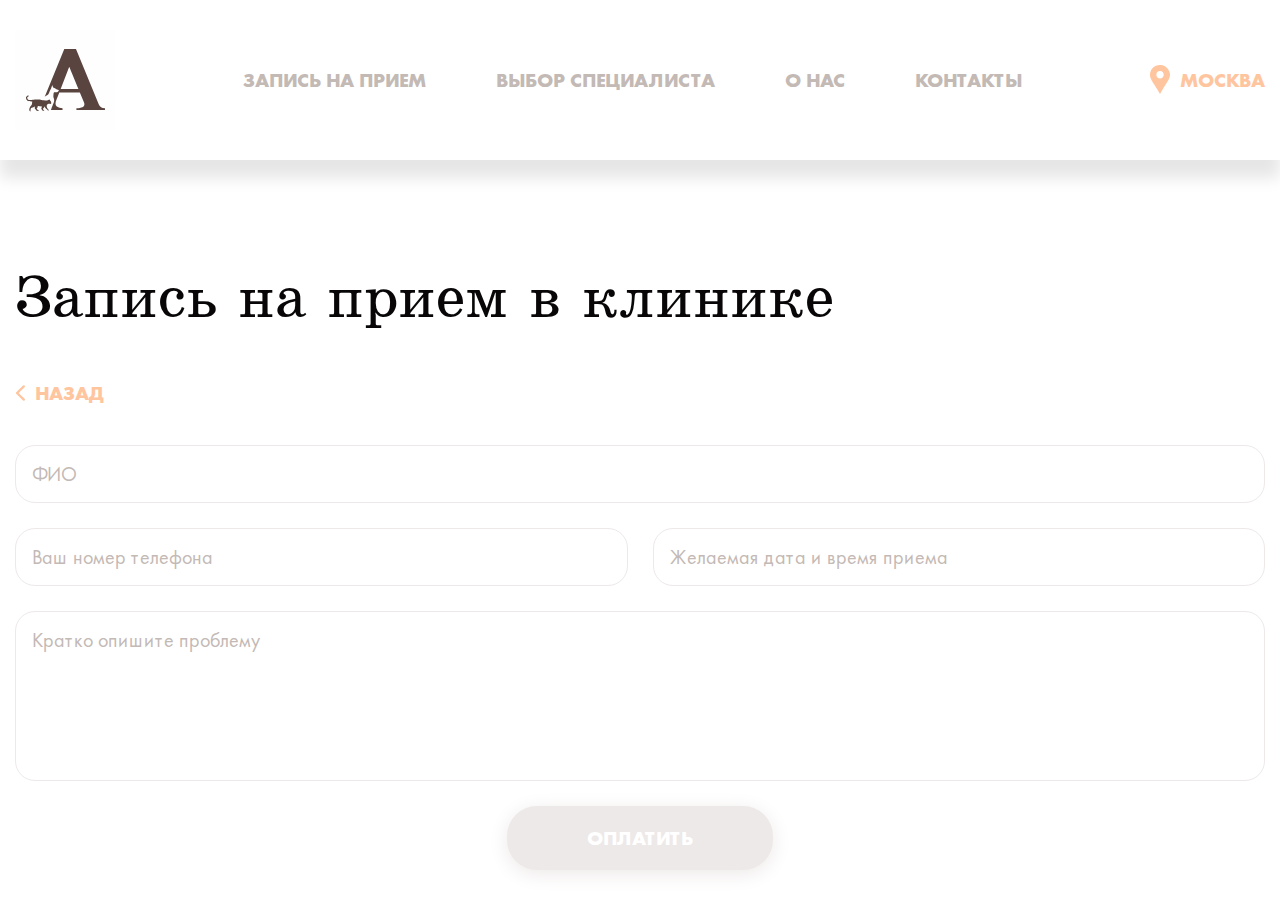
<file: make-order-free.html>
<!DOCTYPE html>
<html class="page" lang="ru">
<head>
	<meta charset="UTF-8">
	<meta name="viewport" content="width=device-width, initial-scale=1.0">
	<link rel="shortcut icon" href="favicon.ico" type="image/x-icon">
	<meta http-equiv="X-UA-Compatible" content="IE=edge">
	<meta name="theme-color" content="#111111">
	<title>Айболит - ветеринарная клиника | запись на прием в клинике</title>
	<link rel="preload" href="fonts/FuturaNew-Bold.woff" as="font" type="font/woff" crossorigin>
	<link rel="preload" href="fonts/FuturaNew-Bold.woff2" as="font" type="font/woff2" crossorigin>
	<link rel="preload" href="fonts/FuturaNew-Regular.woff" as="font" type="font/woff" crossorigin>
	<link rel="preload" href="fonts/FuturaNew-Regular.woff2" as="font" type="font/woff2" crossorigin>
	<link rel="preload" href="fonts/SchoolBook-Regular.woff" as="font" type="font/woff" crossorigin>
	<link rel="preload" href="fonts/SchoolBook-Regular.woff2" as="font" type="font/woff2" crossorigin>
	<link rel="stylesheet" href="css/make-order.min.css">
	<script defer src="js/main.min.js"></script>
</head>

<body class="page__body">
	<div class="wrapper">
		<header class="header header--small">
	<div class="container">

		<nav class="header__nav" title="">
			<a class="logo" href="index.html">
				<img class="logo__img" src="images/logo.svg" alt="Логотип Компании Айболит" width="100" height="100">
			</a>

			<ul class="menu">
				<li class="menu__item"><a class="menu__link" href="record-page.html">Запись на прием</a></li>
				<li class="menu__item"><a class="menu__link" href="about-team.html#specialists">Выбор специалиста</a></li>
				<li class="menu__item"><a class="menu__link" href="about-team.html">О нас</a></li>
				<li class="menu__item"><a class="menu__link" href="contacts.html">Контакты</a></li>
			</ul>

			<div class="menu__btns">

				<div class="menu__box-btn modal-city">
					<svg class="modal-city__icon">
						<use xlink:href="images/sprite.svg#icon-map-mark"></use>
					</svg>

					<button class="menu__modal-city modal-city__btn" data-path="modal-city">Москва</button>
				</div>

				<button class="header__burger burger" type="button">
					<span class="burger__line"></span>
					<span class="sr-only">Открыть или закрыть меню</span>

				</button>
			</div>
		</nav>

	</div>
</header>
		<main class="main">
			<section class="make-order">
	<div class="container container--content-narrow">
		<div class="make-order__wrapper">
			<h1 class="make-order__title main-title">Запись на прием в клинике</h1>

			<div class="make-order__box">

				<a class="make-order__back link-back" href="index.html">
					<svg>
						<use xlink:href="images/sprite.svg#icon-arrow"></use>
					</svg>
					Назад
				</a>

				<form class="record-form" action="#">
					<input class="record-form__input record-form__input--name" type="fio" name="fio" placeholder="ФИО"
						required="required">

					<div class="record-form__box">
						<input class="record-form__input" type="tel" name="tel" id="tel" required placeholder="Ваш номер телефона">
						<input class="record-form__input" type="text" name="date" placeholder="Желаемая дата и время приема"
							required>
					</div>

					<textarea class="record-form__textarea" name="message" placeholder="Кратко опишите проблему"
						required></textarea>

					<button class="record-form__btn btn btn--grey" type="submit">Оплатить</button>
				</form>

			</div>
		</div>
	</div>
</section>
		</main>
		<footer class="footer">
	<div class="container container--content-wide">
		<div class="footer__top">
			<a class="footer__logo logo" href="index.html">
				<img class="logo__img" src="images/logo-white-circle.svg" width="325" height="90"
					alt="Логотип компании Айболит">
			</a>

			<div class="footer__app-box app-box">
				<a class="app-box__link" href="#" target="_blank">
					<img class="app-box__img" src="images/apps-logo/app-store.svg" width="140" height="40" alt="Логотип Эпл стор">
				</a>

				<a class="app-box__link" href="#" target="_blank">
					<img class="app-box__img" src="images/apps-logo/google-play.svg" width="140" height="40"
						alt="Логотип Гугл плэй">
				</a>
			</div>
		</div>

		<div class="footer__bottom">
			<div class="footer__box-links">

				<a class="footer__politics" href="#">Политика конфедециальности в отношении обработки персональных данных</a>

				<ul class="footer__item-list">
					<li class="footer__item">
						<a class="footer__link" href="index.html">Главная</a>
					</li>

					<li class="footer__item">
						<a class="footer__link" href="#">Усгули и цены</a>
					</li>

					<li class="footer__item">
						<a class="footer__link" href="#">История компании</a>
					</li>

					<li class="footer__item">
						<a class="footer__link" href="#">Наши специалисты</a>
					</li>

					<li class="footer__item">
						<a class="footer__link" href="#">Вакансии</a>
					</li>

					<li class="footer__item">
						<a class="footer__link" href="#">Реквизиты</a>
					</li>

					<li class="footer__item">
						<a class="footer__link" href="#">Онлайн-оплата</a>
					</li>
				</ul>

				<ul class="footer__item-list">
					<li class="footer__item">
						<a class="footer__link" href="#">Отзывы</a>
					</li>

					<li class="footer__item">
						<a class="footer__link" href="#">Контакты</a>
					</li>

					<li class="footer__item">
						<a class="footer__link" href="#">Груминг-салон</a>
					</li>

					<li class="footer__item">
						<a class="footer__link" href="#">Косметика</a>
					</li>

					<li class="footer__item">
						<a class="footer__link" href="#">Новости и акции</a>
					</li>

					<li class="footer__item">
						<a class="footer__link" href="#">Блог</a>
					</li>
				</ul>
			</div>

			<div class="footer__box-social">
				<ul class="footer__social-list social-list">
					<li class="social-list__item">
						<a class="social__link" href="#" target="_blank">
							<svg>
								<use xlink:href="images/sprite.svg#icon-inst"></use>
							</svg>
						</a>
					</li>

					<li class="social-list__item">
						<a class="social__link" href="#" target="_blank">
							<svg>
								<use xlink:href="images/sprite.svg#icon-fb"></use>
							</svg>
						</a>
					</li>

					<li class="social-list__item">
						<a class="social__link" href="#" target="_blank">
							<svg>
								<use xlink:href="images/sprite.svg#icon-vk"></use>
							</svg>
						</a>
					</li>

					<li class="social-list__item">
						<a class="social__link" href="#" target="_blank">
							<svg>
								<use xlink:href="images/sprite.svg#icon-youtube"></use>
							</svg>
						</a>
					</li>
				</ul>

				<ul class="footer__contacts-list contacts-list">
					<li class="contacts-list__item">
						<a class="contacts-list__link" href="#" target="_blank">aibolit24.ru</a>
					</li>

					<li class="contacts-list__item">
						<a class="contacts-list__link" href="#" target="_blank">aibolit24@gmail.com</a>
					</li>

					<li class="contacts-list__item">
						<a class="contacts-list__link" href="#" type="tel:+74958884433">+7 495-888-44-33</a>
					</li>
				</ul>

			</div>
		</div>
	</div>
</footer>
		
	</div>
</body>

</html>
</file>
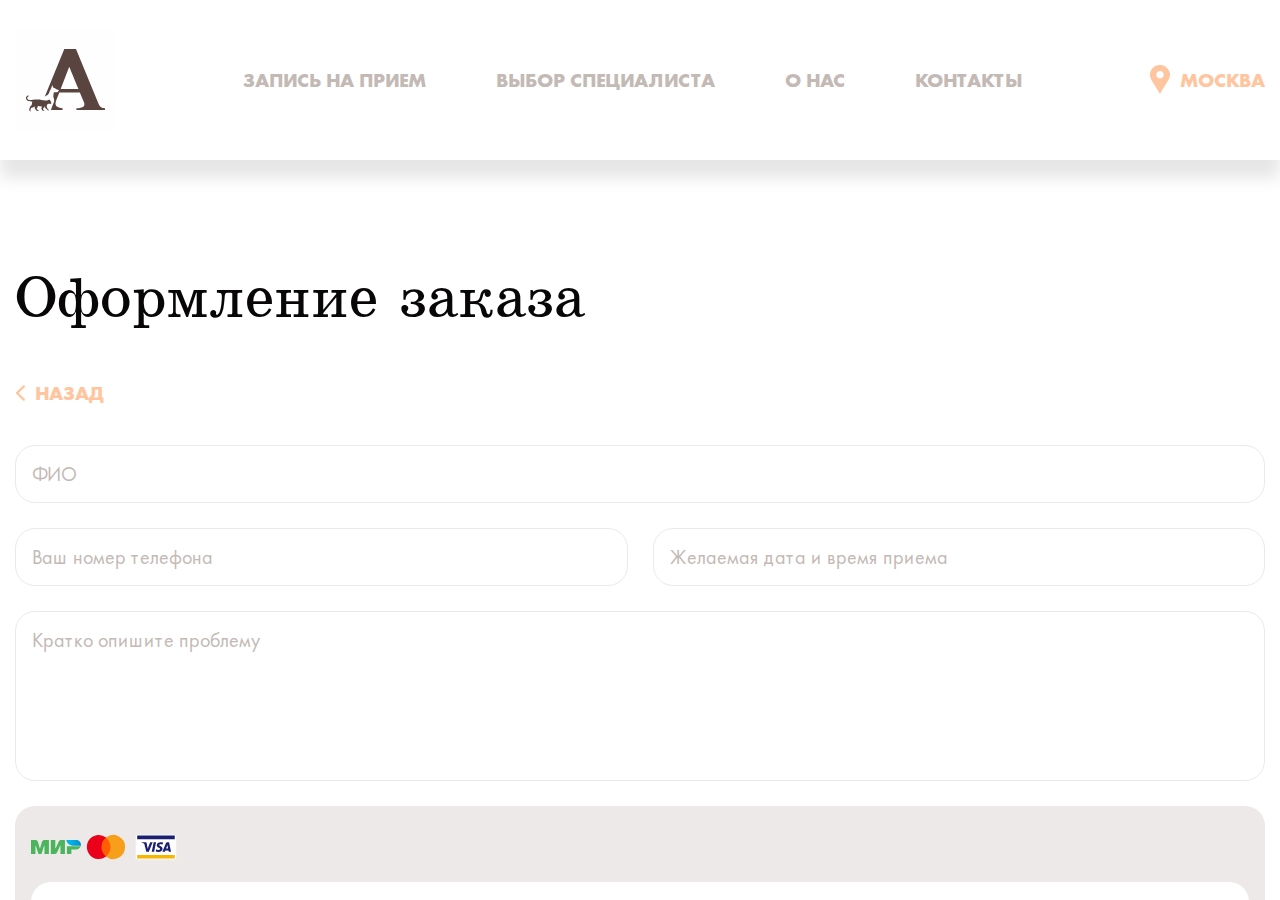
<file: make-order.html>
<!DOCTYPE html>
<html class="page" lang="ru">
<head>
	<meta charset="UTF-8">
	<meta name="viewport" content="width=device-width, initial-scale=1.0">
	<link rel="shortcut icon" href="favicon.ico" type="image/x-icon">
	<meta http-equiv="X-UA-Compatible" content="IE=edge">
	<meta name="theme-color" content="#111111">
	<title>Айболит - ветеринарная клиника | Оформление заказа</title>
	<link rel="preload" href="fonts/FuturaNew-Bold.woff" as="font" type="font/woff" crossorigin>
	<link rel="preload" href="fonts/FuturaNew-Bold.woff2" as="font" type="font/woff2" crossorigin>
	<link rel="preload" href="fonts/FuturaNew-Regular.woff" as="font" type="font/woff" crossorigin>
	<link rel="preload" href="fonts/FuturaNew-Regular.woff2" as="font" type="font/woff2" crossorigin>
	<link rel="preload" href="fonts/SchoolBook-Regular.woff" as="font" type="font/woff" crossorigin>
	<link rel="preload" href="fonts/SchoolBook-Regular.woff2" as="font" type="font/woff2" crossorigin>
	<link rel="stylesheet" href="css/make-order.min.css">
	<script defer src="js/main.min.js"></script>
</head>

<body class="page__body">
	<div class="wrapper">
		<header class="header header--small">
	<div class="container">

		<nav class="header__nav" title="">
			<a class="logo" href="index.html">
				<img class="logo__img" src="images/logo.svg" alt="Логотип Компании Айболит" width="100" height="100">
			</a>

			<ul class="menu">
				<li class="menu__item"><a class="menu__link" href="record-page.html">Запись на прием</a></li>
				<li class="menu__item"><a class="menu__link" href="about-team.html#specialists">Выбор специалиста</a></li>
				<li class="menu__item"><a class="menu__link" href="about-team.html">О нас</a></li>
				<li class="menu__item"><a class="menu__link" href="contacts.html">Контакты</a></li>
			</ul>

			<div class="menu__btns">

				<div class="menu__box-btn modal-city">
					<svg class="modal-city__icon">
						<use xlink:href="images/sprite.svg#icon-map-mark"></use>
					</svg>

					<button class="menu__modal-city modal-city__btn" data-path="modal-city">Москва</button>
				</div>

				<button class="header__burger burger" type="button">
					<span class="burger__line"></span>
					<span class="sr-only">Открыть или закрыть меню</span>

				</button>
			</div>
		</nav>

	</div>
</header>
		<main class="main">
			<section class="make-order">
	<div class="container container--content-narrow">
		<div class="make-order__wrapper">
			<h1 class="make-order__title main-title">Оформление заказа</h1>

			<div class="make-order__box">

				<a class="make-order__back link-back" href="index.html">
					<svg>
						<use xlink:href="images/sprite.svg#icon-arrow"></use>
					</svg>
					Назад
				</a>

				<form class="record-form" action="#">
					<input class="record-form__input record-form__input--name" type="fio" name="fio" placeholder="ФИО"
						required="required">

					<div class="record-form__box">
						<input class="record-form__input" type="tel" name="tel" id="tel" required placeholder="Ваш номер телефона">
						<input class="record-form__input" type="text" name="date" placeholder="Желаемая дата и время приема"
							required>
					</div>

					<textarea class="record-form__textarea" name="message" placeholder="Кратко опишите проблему"
						required></textarea>

					<div class="pay">
						<ul class="pay__bank-cards bank-cards">
							<li class="bank-cards__item"><img class="bank-cards__img" src="images/pay/mir.svg"
									alt="Банковская карта МИР"></li>

							<li class="bank-cards__item"><img class="bank-cards__img" src="images/pay/mc.svg"
									alt="Банковская карта Мастер Кард"></li>

							<li class="bank-cards__item"><img class="bank-cards__img" src="images/pay/visa.svg"
									alt="Банковская карта Виза"></li>
						</ul>

						<input class="pay__input pay__input--card-number" type="text" id="card-number"
							placeholder="Оплата банковской картой">

						<div class="pay__box">
							<div class="pay__date">
								<label class="pay__label" for="month">Месяц
									<select class="pay__month" name="month" id="month">
										<option value="january">1</option>
										<option value="february">2</option>
										<option value="march">3</option>
										<option value="april">4</option>
										<option value="may">5</option>
										<option value="june">6</option>
										<option value="july">7</option>
										<option value="august">8</option>
										<option value="september">9</option>
										<option value="october">10</option>
										<option value="november">11</option>
										<option value="december">12</option>
									</select>
								</label>

								<label class="pay__label" for="year">Год
									<select class="pay__year" name="year" id="year">
										<option value="year 2022">2022</option>
										<option value="year 2023">2023</option>
										<option value="year 2024">2024</option>
										<option value="year 2025">2025</option>
										<option value="year 2026">2026</option>
										<option value="year 2027">2027</option>
										<option value="year 2028">2028</option>
										<option value="year 2029">2029</option>
										<option value="year 2030">2030</option>
									</select>
								</label>
							</div>

							<label class="pay__label" for="cvv2">CVV2
								<input class="pay__input pay__input--num" type="text" name="cvv2" id="cvv2" placeholder="___"
									maxlength="3">
							</label>

						</div>

						<div class="record-form__descr">
							<p>Ваши личные данные будут использоваться для обработки ваших заказов, упрощения вашей работы с сайтом и
								для других целей, описанных в нашей политика конфиденциальности.</p>
						</div>

						<button class="record-form__btn btn" type="submit">Оплатить</button>
					</div>
				</form>

			</div>
		</div>
	</div>
</section>
		</main>
		<footer class="footer">
	<div class="container container--content-wide">
		<div class="footer__top">
			<a class="footer__logo logo" href="index.html">
				<img class="logo__img" src="images/logo-white-circle.svg" width="325" height="90"
					alt="Логотип компании Айболит">
			</a>

			<div class="footer__app-box app-box">
				<a class="app-box__link" href="#" target="_blank">
					<img class="app-box__img" src="images/apps-logo/app-store.svg" width="140" height="40" alt="Логотип Эпл стор">
				</a>

				<a class="app-box__link" href="#" target="_blank">
					<img class="app-box__img" src="images/apps-logo/google-play.svg" width="140" height="40"
						alt="Логотип Гугл плэй">
				</a>
			</div>
		</div>

		<div class="footer__bottom">
			<div class="footer__box-links">

				<a class="footer__politics" href="#">Политика конфедециальности в отношении обработки персональных данных</a>

				<ul class="footer__item-list">
					<li class="footer__item">
						<a class="footer__link" href="index.html">Главная</a>
					</li>

					<li class="footer__item">
						<a class="footer__link" href="#">Усгули и цены</a>
					</li>

					<li class="footer__item">
						<a class="footer__link" href="#">История компании</a>
					</li>

					<li class="footer__item">
						<a class="footer__link" href="#">Наши специалисты</a>
					</li>

					<li class="footer__item">
						<a class="footer__link" href="#">Вакансии</a>
					</li>

					<li class="footer__item">
						<a class="footer__link" href="#">Реквизиты</a>
					</li>

					<li class="footer__item">
						<a class="footer__link" href="#">Онлайн-оплата</a>
					</li>
				</ul>

				<ul class="footer__item-list">
					<li class="footer__item">
						<a class="footer__link" href="#">Отзывы</a>
					</li>

					<li class="footer__item">
						<a class="footer__link" href="#">Контакты</a>
					</li>

					<li class="footer__item">
						<a class="footer__link" href="#">Груминг-салон</a>
					</li>

					<li class="footer__item">
						<a class="footer__link" href="#">Косметика</a>
					</li>

					<li class="footer__item">
						<a class="footer__link" href="#">Новости и акции</a>
					</li>

					<li class="footer__item">
						<a class="footer__link" href="#">Блог</a>
					</li>
				</ul>
			</div>

			<div class="footer__box-social">
				<ul class="footer__social-list social-list">
					<li class="social-list__item">
						<a class="social__link" href="#" target="_blank">
							<svg>
								<use xlink:href="images/sprite.svg#icon-inst"></use>
							</svg>
						</a>
					</li>

					<li class="social-list__item">
						<a class="social__link" href="#" target="_blank">
							<svg>
								<use xlink:href="images/sprite.svg#icon-fb"></use>
							</svg>
						</a>
					</li>

					<li class="social-list__item">
						<a class="social__link" href="#" target="_blank">
							<svg>
								<use xlink:href="images/sprite.svg#icon-vk"></use>
							</svg>
						</a>
					</li>

					<li class="social-list__item">
						<a class="social__link" href="#" target="_blank">
							<svg>
								<use xlink:href="images/sprite.svg#icon-youtube"></use>
							</svg>
						</a>
					</li>
				</ul>

				<ul class="footer__contacts-list contacts-list">
					<li class="contacts-list__item">
						<a class="contacts-list__link" href="#" target="_blank">aibolit24.ru</a>
					</li>

					<li class="contacts-list__item">
						<a class="contacts-list__link" href="#" target="_blank">aibolit24@gmail.com</a>
					</li>

					<li class="contacts-list__item">
						<a class="contacts-list__link" href="#" type="tel:+74958884433">+7 495-888-44-33</a>
					</li>
				</ul>

			</div>
		</div>
	</div>
</footer>
		
	</div>
</body>

</html>
</file>
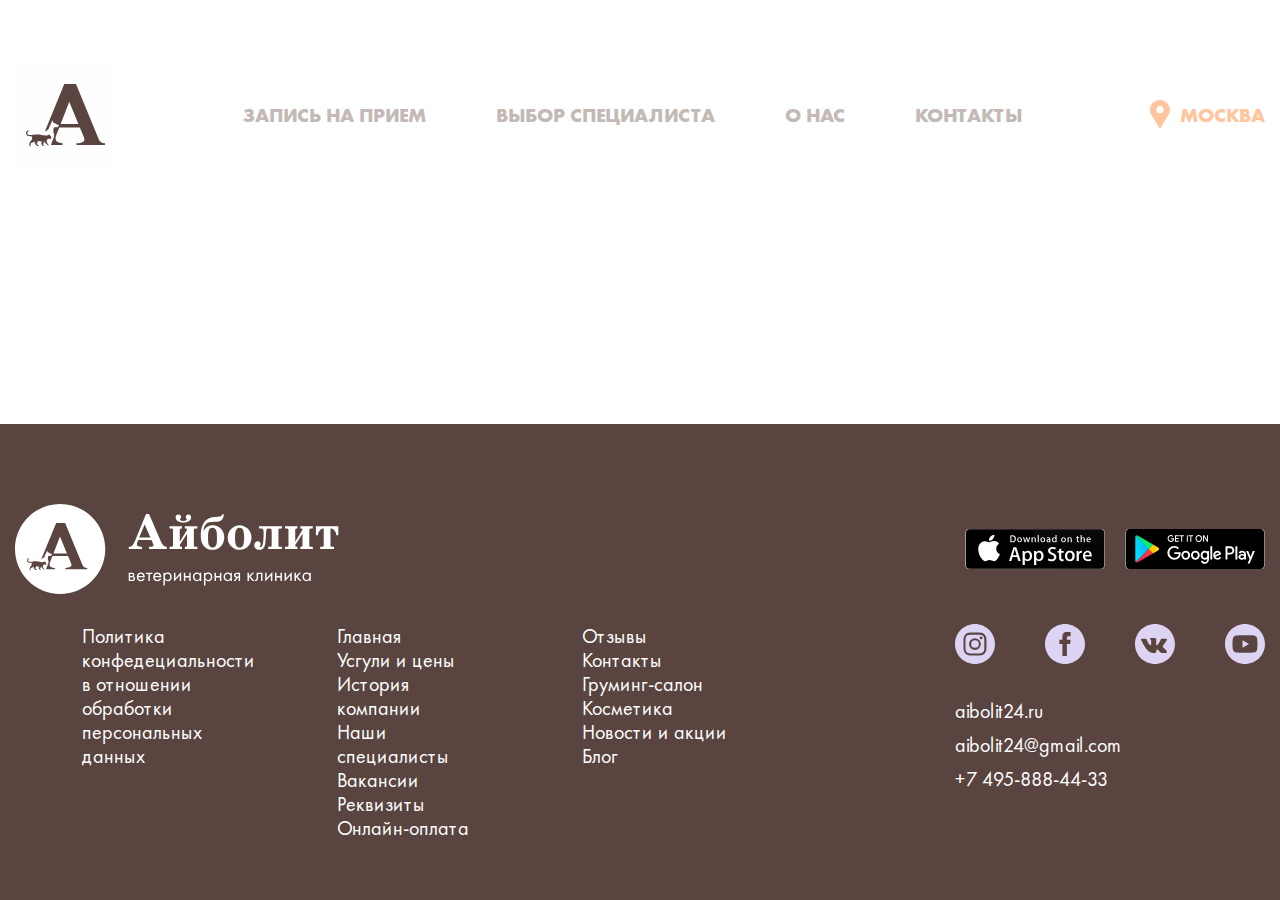
<file: page.html>
<!DOCTYPE html>
<html class="page" lang="ru">
<head>
	<meta charset="UTF-8">
	<meta name="viewport" content="width=device-width, initial-scale=1.0">
	<link rel="shortcut icon" href="favicon.ico" type="image/x-icon">
	<meta http-equiv="X-UA-Compatible" content="IE=edge">
	<meta name="theme-color" content="#111111">
	<title>Главная страница</title>
	<link rel="preload" href="fonts/FuturaNew-Bold.woff" as="font" type="font/woff" crossorigin>
	<link rel="preload" href="fonts/FuturaNew-Bold.woff2" as="font" type="font/woff2" crossorigin>
	<link rel="preload" href="fonts/FuturaNew-Regular.woff" as="font" type="font/woff" crossorigin>
	<link rel="preload" href="fonts/FuturaNew-Regular.woff2" as="font" type="font/woff2" crossorigin>
	<link rel="preload" href="fonts/SchoolBook-Regular.woff" as="font" type="font/woff" crossorigin>
	<link rel="preload" href="fonts/SchoolBook-Regular.woff2" as="font" type="font/woff2" crossorigin>
	<link rel="stylesheet" href="css/index.min.css">
	<script defer src="js/main.min.js"></script>
</head>

<body class="page__body">
	<div class="wrapper">
		<header class="header">
	<div class="container">

		<nav class="header__nav" title="">
			<a class="logo" href="index.html">
				<img class="logo__img" src="images/logo.svg" alt="Логотип Компании Айболит" width="100" height="100">
			</a>

			<ul class="menu">
				<li class="menu__item"><a class="menu__link" href="record-page.html">Запись на прием</a></li>
				<li class="menu__item"><a class="menu__link" href="about-team.html#specialists">Выбор специалиста</a></li>
				<li class="menu__item"><a class="menu__link" href="about-team.html">О нас</a></li>
				<li class="menu__item"><a class="menu__link" href="contacts.html">Контакты</a></li>
			</ul>

			<div class="menu__btns">

				<div class="menu__box-btn modal-city">
					<svg class="modal-city__icon">
						<use xlink:href="images/sprite.svg#icon-map-mark"></use>
					</svg>

					<button class="menu__modal-city modal-city__btn" data-path="modal-city">Москва</button>
				</div>

				<button class="header__burger burger" type="button">
					<span class="burger__line"></span>
					<span class="sr-only">Открыть или закрыть меню</span>

				</button>
			</div>
		</nav>

	</div>
</header>
		<main class="main">

		</main>
		<footer class="footer">
	<div class="container container--content-wide">
		<div class="footer__top">
			<a class="footer__logo logo" href="index.html">
				<img class="logo__img" src="images/logo-white-circle.svg" width="325" height="90"
					alt="Логотип компании Айболит">
			</a>

			<div class="footer__app-box app-box">
				<a class="app-box__link" href="#" target="_blank">
					<img class="app-box__img" src="images/apps-logo/app-store.svg" width="140" height="40" alt="Логотип Эпл стор">
				</a>

				<a class="app-box__link" href="#" target="_blank">
					<img class="app-box__img" src="images/apps-logo/google-play.svg" width="140" height="40"
						alt="Логотип Гугл плэй">
				</a>
			</div>
		</div>

		<div class="footer__bottom">
			<div class="footer__box-links">

				<a class="footer__politics" href="#">Политика конфедециальности в отношении обработки персональных данных</a>

				<ul class="footer__item-list">
					<li class="footer__item">
						<a class="footer__link" href="index.html">Главная</a>
					</li>

					<li class="footer__item">
						<a class="footer__link" href="#">Усгули и цены</a>
					</li>

					<li class="footer__item">
						<a class="footer__link" href="#">История компании</a>
					</li>

					<li class="footer__item">
						<a class="footer__link" href="#">Наши специалисты</a>
					</li>

					<li class="footer__item">
						<a class="footer__link" href="#">Вакансии</a>
					</li>

					<li class="footer__item">
						<a class="footer__link" href="#">Реквизиты</a>
					</li>

					<li class="footer__item">
						<a class="footer__link" href="#">Онлайн-оплата</a>
					</li>
				</ul>

				<ul class="footer__item-list">
					<li class="footer__item">
						<a class="footer__link" href="#">Отзывы</a>
					</li>

					<li class="footer__item">
						<a class="footer__link" href="#">Контакты</a>
					</li>

					<li class="footer__item">
						<a class="footer__link" href="#">Груминг-салон</a>
					</li>

					<li class="footer__item">
						<a class="footer__link" href="#">Косметика</a>
					</li>

					<li class="footer__item">
						<a class="footer__link" href="#">Новости и акции</a>
					</li>

					<li class="footer__item">
						<a class="footer__link" href="#">Блог</a>
					</li>
				</ul>
			</div>

			<div class="footer__box-social">
				<ul class="footer__social-list social-list">
					<li class="social-list__item">
						<a class="social__link" href="#" target="_blank">
							<svg>
								<use xlink:href="images/sprite.svg#icon-inst"></use>
							</svg>
						</a>
					</li>

					<li class="social-list__item">
						<a class="social__link" href="#" target="_blank">
							<svg>
								<use xlink:href="images/sprite.svg#icon-fb"></use>
							</svg>
						</a>
					</li>

					<li class="social-list__item">
						<a class="social__link" href="#" target="_blank">
							<svg>
								<use xlink:href="images/sprite.svg#icon-vk"></use>
							</svg>
						</a>
					</li>

					<li class="social-list__item">
						<a class="social__link" href="#" target="_blank">
							<svg>
								<use xlink:href="images/sprite.svg#icon-youtube"></use>
							</svg>
						</a>
					</li>
				</ul>

				<ul class="footer__contacts-list contacts-list">
					<li class="contacts-list__item">
						<a class="contacts-list__link" href="#" target="_blank">aibolit24.ru</a>
					</li>

					<li class="contacts-list__item">
						<a class="contacts-list__link" href="#" target="_blank">aibolit24@gmail.com</a>
					</li>

					<li class="contacts-list__item">
						<a class="contacts-list__link" href="#" type="tel:+74958884433">+7 495-888-44-33</a>
					</li>
				</ul>

			</div>
		</div>
	</div>
</footer>
		
	</div>
</body>

</html>
</file>
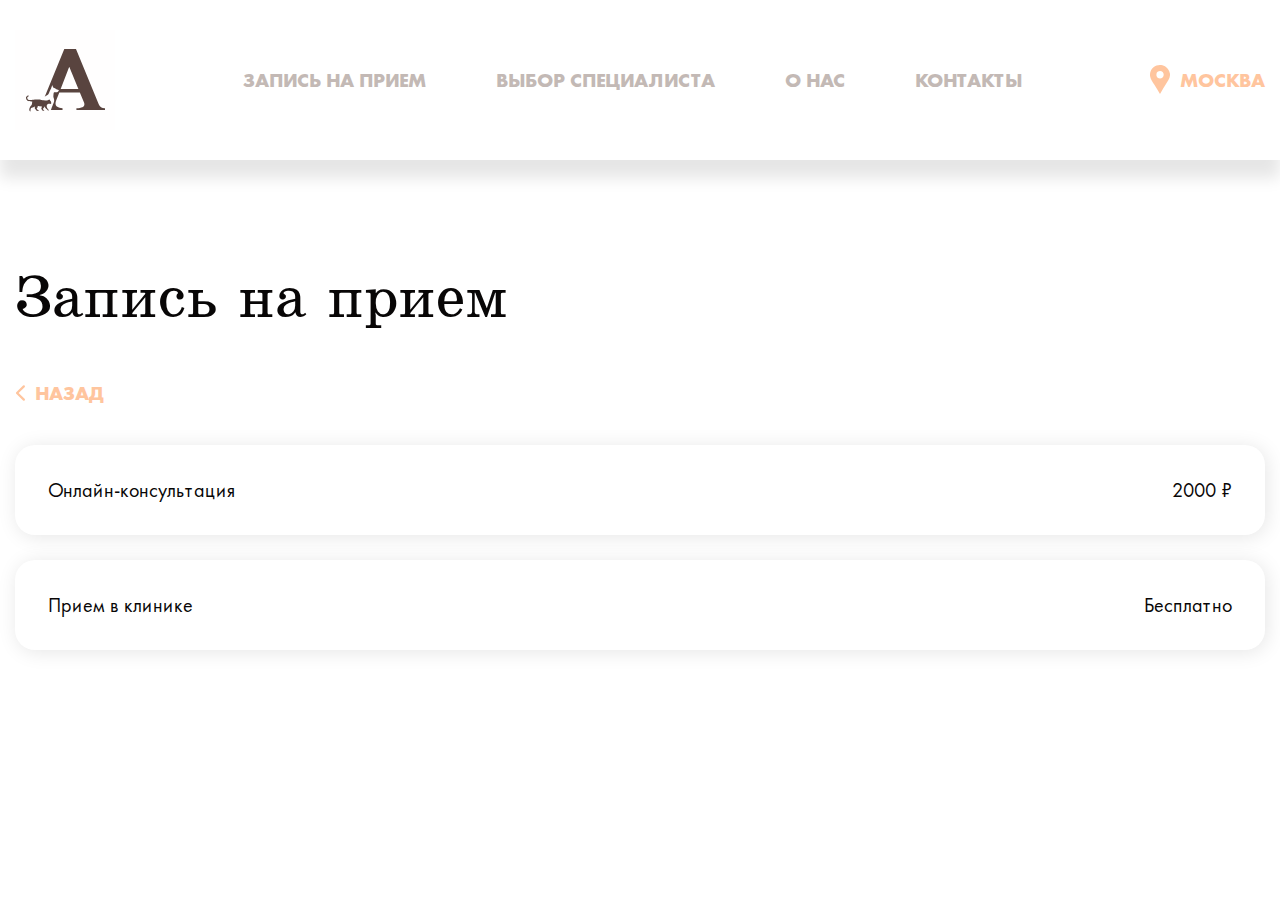
<file: record-page.html>
<!DOCTYPE html>
<html class="page" lang="ru">
<head>
	<meta charset="UTF-8">
	<meta name="viewport" content="width=device-width, initial-scale=1.0">
	<link rel="shortcut icon" href="favicon.ico" type="image/x-icon">
	<meta http-equiv="X-UA-Compatible" content="IE=edge">
	<meta name="theme-color" content="#111111">
	<title>Айболит - ветеринарная клиника | запись на прием</title>
	<link rel="preload" href="fonts/FuturaNew-Bold.woff" as="font" type="font/woff" crossorigin>
	<link rel="preload" href="fonts/FuturaNew-Bold.woff2" as="font" type="font/woff2" crossorigin>
	<link rel="preload" href="fonts/FuturaNew-Regular.woff" as="font" type="font/woff" crossorigin>
	<link rel="preload" href="fonts/FuturaNew-Regular.woff2" as="font" type="font/woff2" crossorigin>
	<link rel="preload" href="fonts/SchoolBook-Regular.woff" as="font" type="font/woff" crossorigin>
	<link rel="preload" href="fonts/SchoolBook-Regular.woff2" as="font" type="font/woff2" crossorigin>
	<link rel="stylesheet" href="css/record-page.min.css">
	<script defer src="js/main.min.js"></script>
</head>

<body class="page__body">
	<div class="wrapper">
		<header class="header header--small">
	<div class="container">

		<nav class="header__nav" title="">
			<a class="logo" href="index.html">
				<img class="logo__img" src="images/logo.svg" alt="Логотип Компании Айболит" width="100" height="100">
			</a>

			<ul class="menu">
				<li class="menu__item"><a class="menu__link" href="record-page.html">Запись на прием</a></li>
				<li class="menu__item"><a class="menu__link" href="about-team.html#specialists">Выбор специалиста</a></li>
				<li class="menu__item"><a class="menu__link" href="about-team.html">О нас</a></li>
				<li class="menu__item"><a class="menu__link" href="contacts.html">Контакты</a></li>
			</ul>

			<div class="menu__btns">

				<div class="menu__box-btn modal-city">
					<svg class="modal-city__icon">
						<use xlink:href="images/sprite.svg#icon-map-mark"></use>
					</svg>

					<button class="menu__modal-city modal-city__btn" data-path="modal-city">Москва</button>
				</div>

				<button class="header__burger burger" type="button">
					<span class="burger__line"></span>
					<span class="sr-only">Открыть или закрыть меню</span>

				</button>
			</div>
		</nav>

	</div>
</header>
		<main class="main">
			<section class="record-block">
	<div class="container container--content-narrow">
		<div class="record-block__wrapper">
			<h1 class="record-block__title main-title">Запись на прием</h1>

			<div class="record-block__box">

				<a class="record-block__back link-back" href="index.html">
					<svg>
						<use xlink:href="images/sprite.svg#icon-arrow"></use>
					</svg>
					Назад
				</a>

				<a class="record-block__link" href="make-order.html">
					<span class="record-block__descr">Онлайн-консультация</span>
					<span class="record-block__price">2000 ₽</span>
				</a>

				<a class="record-block__link" href="make-order-free.html">
					<span class="record-block__descr">Прием в клинике</span>
					<span class="record-block__price">Бесплатно</span>
				</a>
			</div>
		</div>
	</div>
</section>
		</main>
		<footer class="footer">
	<div class="container container--content-wide">
		<div class="footer__top">
			<a class="footer__logo logo" href="index.html">
				<img class="logo__img" src="images/logo-white-circle.svg" width="325" height="90"
					alt="Логотип компании Айболит">
			</a>

			<div class="footer__app-box app-box">
				<a class="app-box__link" href="#" target="_blank">
					<img class="app-box__img" src="images/apps-logo/app-store.svg" width="140" height="40" alt="Логотип Эпл стор">
				</a>

				<a class="app-box__link" href="#" target="_blank">
					<img class="app-box__img" src="images/apps-logo/google-play.svg" width="140" height="40"
						alt="Логотип Гугл плэй">
				</a>
			</div>
		</div>

		<div class="footer__bottom">
			<div class="footer__box-links">

				<a class="footer__politics" href="#">Политика конфедециальности в отношении обработки персональных данных</a>

				<ul class="footer__item-list">
					<li class="footer__item">
						<a class="footer__link" href="index.html">Главная</a>
					</li>

					<li class="footer__item">
						<a class="footer__link" href="#">Усгули и цены</a>
					</li>

					<li class="footer__item">
						<a class="footer__link" href="#">История компании</a>
					</li>

					<li class="footer__item">
						<a class="footer__link" href="#">Наши специалисты</a>
					</li>

					<li class="footer__item">
						<a class="footer__link" href="#">Вакансии</a>
					</li>

					<li class="footer__item">
						<a class="footer__link" href="#">Реквизиты</a>
					</li>

					<li class="footer__item">
						<a class="footer__link" href="#">Онлайн-оплата</a>
					</li>
				</ul>

				<ul class="footer__item-list">
					<li class="footer__item">
						<a class="footer__link" href="#">Отзывы</a>
					</li>

					<li class="footer__item">
						<a class="footer__link" href="#">Контакты</a>
					</li>

					<li class="footer__item">
						<a class="footer__link" href="#">Груминг-салон</a>
					</li>

					<li class="footer__item">
						<a class="footer__link" href="#">Косметика</a>
					</li>

					<li class="footer__item">
						<a class="footer__link" href="#">Новости и акции</a>
					</li>

					<li class="footer__item">
						<a class="footer__link" href="#">Блог</a>
					</li>
				</ul>
			</div>

			<div class="footer__box-social">
				<ul class="footer__social-list social-list">
					<li class="social-list__item">
						<a class="social__link" href="#" target="_blank">
							<svg>
								<use xlink:href="images/sprite.svg#icon-inst"></use>
							</svg>
						</a>
					</li>

					<li class="social-list__item">
						<a class="social__link" href="#" target="_blank">
							<svg>
								<use xlink:href="images/sprite.svg#icon-fb"></use>
							</svg>
						</a>
					</li>

					<li class="social-list__item">
						<a class="social__link" href="#" target="_blank">
							<svg>
								<use xlink:href="images/sprite.svg#icon-vk"></use>
							</svg>
						</a>
					</li>

					<li class="social-list__item">
						<a class="social__link" href="#" target="_blank">
							<svg>
								<use xlink:href="images/sprite.svg#icon-youtube"></use>
							</svg>
						</a>
					</li>
				</ul>

				<ul class="footer__contacts-list contacts-list">
					<li class="contacts-list__item">
						<a class="contacts-list__link" href="#" target="_blank">aibolit24.ru</a>
					</li>

					<li class="contacts-list__item">
						<a class="contacts-list__link" href="#" target="_blank">aibolit24@gmail.com</a>
					</li>

					<li class="contacts-list__item">
						<a class="contacts-list__link" href="#" type="tel:+74958884433">+7 495-888-44-33</a>
					</li>
				</ul>

			</div>
		</div>
	</div>
</footer>
	</div>
</body>

</html>
</file>
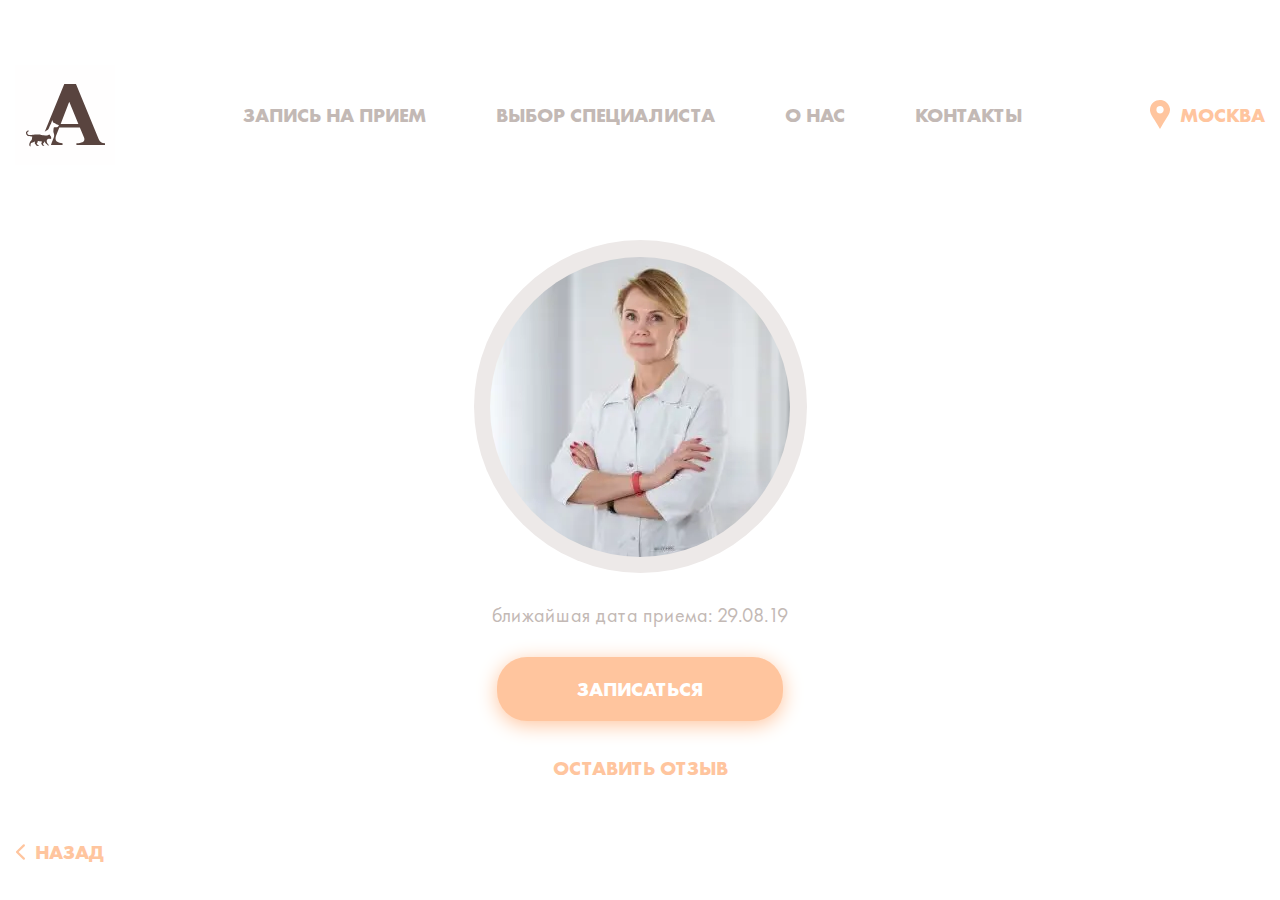
<file: specialist-page.html>
<!DOCTYPE html>
<html class="page" lang="ru">
<head>
	<meta charset="UTF-8">
	<meta name="viewport" content="width=device-width, initial-scale=1.0">
	<link rel="shortcut icon" href="favicon.ico" type="image/x-icon">
	<meta http-equiv="X-UA-Compatible" content="IE=edge">
	<meta name="theme-color" content="#111111">
	<title>Айболит - ветеринарная клиника | Анкета специалиста</title>
	<link rel="preload" href="fonts/FuturaNew-Bold.woff" as="font" type="font/woff" crossorigin>
	<link rel="preload" href="fonts/FuturaNew-Bold.woff2" as="font" type="font/woff2" crossorigin>
	<link rel="preload" href="fonts/FuturaNew-Regular.woff" as="font" type="font/woff" crossorigin>
	<link rel="preload" href="fonts/FuturaNew-Regular.woff2" as="font" type="font/woff2" crossorigin>
	<link rel="preload" href="fonts/SchoolBook-Regular.woff" as="font" type="font/woff" crossorigin>
	<link rel="preload" href="fonts/SchoolBook-Regular.woff2" as="font" type="font/woff2" crossorigin>
	<link rel="stylesheet" href="css/specialist-page.min.css">
	<script defer src="js/main.min.js"></script>
</head>

<body class="page__body">
	<div class="wrapper">
		<header class="header">
	<div class="container">

		<nav class="header__nav" title="">
			<a class="logo" href="index.html">
				<img class="logo__img" src="images/logo.svg" alt="Логотип Компании Айболит" width="100" height="100">
			</a>

			<ul class="menu">
				<li class="menu__item"><a class="menu__link" href="record-page.html">Запись на прием</a></li>
				<li class="menu__item"><a class="menu__link" href="about-team.html#specialists">Выбор специалиста</a></li>
				<li class="menu__item"><a class="menu__link" href="about-team.html">О нас</a></li>
				<li class="menu__item"><a class="menu__link" href="contacts.html">Контакты</a></li>
			</ul>

			<div class="menu__btns">

				<div class="menu__box-btn modal-city">
					<svg class="modal-city__icon">
						<use xlink:href="images/sprite.svg#icon-map-mark"></use>
					</svg>

					<button class="menu__modal-city modal-city__btn" data-path="modal-city">Москва</button>
				</div>

				<button class="header__burger burger" type="button">
					<span class="burger__line"></span>
					<span class="sr-only">Открыть или закрыть меню</span>

				</button>
			</div>
		</nav>

	</div>
</header>
		<main class="main">
			<section class="specialist-page">
	<div class="container container--content-wide">
		<div class="page-wrapper">

			<aside class="specialist-page__aside page-wrapper__aside">
				<div class="specialist-page__avatar avatar">
					<picture>
						<source srcset="images/specialists/12.webp" type="image/webp">
						<source srcset="images/specialists/12.avif" type="image/avif">
						<img class="avatar__img" loading="lazy" src="images/specialists/12.jpg" width="333" height="333"
							alt="Аватар специалиста">
					</picture>
				</div>

				<span class="specialist-page__date-admission">ближайшая дата приема: <span>29.08.19</span></span>

				<button class="specialist-page__btn btn btn--brown" type="button">Записаться</button>

				<button class="specialist-page__btn-feedback btn" type="button">Оставить отзыв</button>
			</aside>

			<div class="specialist-page__content page-wrapper__content">

				<a class="specialist-page__back link-back" href="index.html">
					<svg>
						<use xlink:href="images/sprite.svg#icon-arrow"></use>
					</svg>
					Назад
				</a>

				<h2 class="specialist-page__title title-block">Иванова Анастасия Андреевна</h2>

				<span class="specialist-page__experience experience">стаж 10 лет</span>

				<ul class="specialist-page__profession-list">
					<li class="specialist-page__profession-item">Терапия,</li>
					<li class="specialist-page__profession-item">УЗИ-диагностика,</li>
					<li class="specialist-page__profession-item">хирургия,</li>
					<li class="specialist-page__profession-item">ортопедия</li>
				</ul>

				<div class="specialist-page__descr">
					<p>Lorem ipsum dolor sit amet, consectetur adipiscing elit, sed do eiusmod tempor incididunt ut labore et
						dolore magna aliqua. Ut enim ad minim veniam, quis nostrud exercitation ullamco laboris nisi ut aliquip ex
						ea commodo consequat. Duis aute irure dolor in reprehenderit in voluptate velit esse cillum dolore eu fugiat
						nulla pariatur</p>
				</div>

				<span class="specialist-page__course">Пройденные курсы</span>

				<div class="specialist-page__course-wrapper">
					<div class="course-slider">
						<ul class="swiper-wrapper">

							<li class="swiper-slide">
								<article class="course-card">
									<span class="course-card__year">2015</span>
									<span class="course-card__name">Обучение по направлению хирургия</span>
								</article>
							</li>

							<li class="swiper-slide">
								<article class="course-card">
									<span class="course-card__year">2017</span>
									<span class="course-card__name">Международная конференция</span>
								</article>
							</li>

							<li class="swiper-slide">
								<article class="course-card">
									<span class="course-card__year">2019</span>
									<span class="course-card__name">Повышение квалификации</span>
								</article>
							</li>

							<li class="swiper-slide">
								<article class="course-card">
									<span class="course-card__year">2021</span>
									<span class="course-card__name">Обучение по направлению хирургия</span>
								</article>
							</li>

							<li class="swiper-slide">
								<article class="course-card">
									<span class="course-card__year">2021</span>
									<span class="course-card__name">Повышение квалификации</span>
								</article>
							</li>

							<li class="swiper-slide">
								<article class="course-card">
									<span class="course-card__year">2022</span>
									<span class="course-card__name">Повышение квалификации</span>
								</article>
							</li>
						</ul>

						<button class="course-slider__prev btn-prev" type="button"></button>
						<button class="course-slider__next btn-next" type="button"></button>
					</div>
				</div>

				<h2 class="specialist-page__title title-block">Отзывы</h2>

				<div class="specialist-page__feedback-box">
					<span class="specialist-page__feedback-num"><span>101</span> отзыв</span>

					<div class="specialist-page__pagination pagination">
						<ul class="pagination__list">
							<li class="pagination__item">
								<a class="pagination__link  pagination__link--active" href="#">
									1
								</a>
							</li>

							<li class="pagination__item">
								<a class="pagination__link" href="#">
									2
								</a>
							</li>

							<li class="pagination__item">
								<a class="pagination__link" href="#">
									3
								</a>
							</li>

							<li class="pagination__item">
								<a class="pagination__link" href="#">
									4
								</a>
							</li>
						</ul>
					</div>
				</div>

				<ul class="specialist-page__feedback">
					<li class="specialist-page__feedback-item">
						<article class="feedback">
							<div class="feedback__avatar avatar">
								<svg>
									<use xlink:href="images/sprite.svg#icon-photo"></use>
								</svg>
							</div>

							<div class="feedback__content">
								<span class="feedback__smile smile">

									<picture>
										<source srcset="images/smiles/1.webp" type="image/webp">
										<source srcset="images/smiles/1.avif" type="image/avif">
										<img class="smile__img" loading="lazy" src="images/smiles/1.png" alt="Смайл">
									</picture>

								</span>

								<span class="feedback__type">пользоваель</span>

								<span class="feedback__name">Виктория</span>

								<span class="feedback__type">отзыв</span>

								<div class="feedback__text">
									<p>Lorem ipsum dolor sit amet, consectetur adipiscing elit, sed do eiusmod tempor incididunt ut labore
										et dolore magna aliqua. Ut enim ad minim veniam, quis nostrud exercitation ullamco laboris nisi ut
										aliquip ex ea commodo consequat. Duis aute irure dolor in reprehenderit in voluptate velit esse
										cillum
										dolore eu fugiat nulla pariatur. Excepteur sint occaecat cupidatat non proident, sunt in culpa qui
										officia deserunt mollit anim id est laborum, Lorem ip</p>
								</div>


								<div class="feedback__answer">
									<div class="feedback__avatar avatar">
										<picture>
											<source srcset="images/avatar-users/2.webp" type="image/webp">
											<source srcset="images/avatar-users/2.avif" type="image/avif">
											<img class="avatar__img" loading="lazy" src="images/avatar-users/2.jpg" alt="Аватар пользователя">
										</picture>

									</div>

									<div class="feedback__content">
										<span class="feedback__type">отзыв</span>

										<div class="feedback__text">
											<p>Lorem ipsum dolor sit amet, consectetur adipiscing elit, sed do eiusmod tempor incididunt ut
												labore
												et dolore magna aliqua. Ut enim ad minim veniam, quis nostrud exercitation ullamco laboris nisi
												ut
											</p>
										</div>
									</div>
								</div>
							</div>

						</article>
					</li>

					<li class="specialist-page__feedback-item">
						<article class="feedback">
							<div class="feedback__avatar avatar">
								<picture>
									<source srcset="images/avatar-users/4.webp" type="image/webp">
									<source srcset="images/avatar-users/4.avif" type="image/avif">
									<img class="avatar__img" loading="lazy" src="images/avatar-users/4.jpg" alt="Аватар пользователя">
								</picture>
							</div>

							<div class="feedback__content">
								<span class="feedback__smile smile">
									<picture>
										<source srcset="images/smiles/2.webp" type="image/webp">
										<source srcset="images/smiles/2.avif" type="image/avif">
										<img class="smile__img" loading="lazy" src="images/smiles/2.png" alt="Смайл">
									</picture>
								</span>

								<span class="feedback__type">пользоваель</span>

								<span class="feedback__name">Светлана</span>

								<span class="feedback__type">отзыв</span>

								<div class="feedback__text">
									<p>Lorem ipsum dolor sit amet, consectetur adipiscing elit, sed do eiusmod tempor incididunt ut labore
										et dolore magna aliqua. Ut enim ad minim veniam, quis nostrud exercitation ullamco laboris nisi ut
										aliquip ex ea commodo consequat. Duis aute irure dolor in reprehenderit in voluptate velit esse
										cillum
										dolore eu fugiat nulla pariatur. Excepteur sint occaecat cupidatat non proident, sunt in culpa qui
										officia deserunt mollit anim id est laborum, Lorem ip</p>
								</div>


								<div class="feedback__answer">
									<div class="feedback__avatar avatar">
										<picture>
											<source srcset="images/avatar-users/1.webp" type="image/webp">
											<source srcset="images/avatar-users/1.avif" type="image/avif">
											<img class="avatar__img" loading="lazy" src="images/avatar-users/1.jpg" alt="Аватар пользователя">
										</picture>
									</div>

									<div class="feedback__content">
										<span class="feedback__type">отзыв</span>

										<div class="feedback__text">
											<p>Lorem ipsum dolor sit amet, consectetur adipiscing elit, sed do eiusmod tempor incididunt ut
												labore
												et dolore magna aliqua. Ut enim ad minim veniam, quis nostrud exercitation ullamco laboris nisi
												ut
											</p>
										</div>
									</div>
								</div>
							</div>

						</article>
					</li>

					<li class="specialist-page__feedback-item">
						<article class="feedback">
							<div class="feedback__avatar avatar">
								<svg>
									<use xlink:href="images/sprite.svg#icon-photo"></use>
								</svg>
							</div>

							<div class="feedback__content">
								<span class="feedback__smile smile">
									<picture>
										<source srcset="images/smiles/3.webp" type="image/webp">
										<source srcset="images/smiles/3.avif" type="image/avif">
										<img class="smile__img" loading="lazy" src="images/smiles/3.png" alt="Смайл">
									</picture>
								</span>

								<span class="feedback__type">пользоваель</span>

								<span class="feedback__name">Денис</span>

								<span class="feedback__type">отзыв</span>

								<div class="feedback__text">
									<p>Lorem ipsum dolor sit amet, consectetur adipiscing elit, sed do eiusmod tempor incididunt ut labore
										et dolore magna aliqua. Ut enim ad minim veniam, quis nostrud exercitation ullamco laboris nisi ut
										aliquip ex ea commodo consequat. Duis aute irure dolor in reprehenderit in voluptate velit esse
										cillum
										dolore eu fugiat nulla pariatur. Excepteur sint occaecat cupidatat non proident, sunt in culpa qui
										officia deserunt mollit anim id est laborum, Lorem ip</p>
								</div>


								<div class="feedback__answer">
									<div class="feedback__avatar avatar">
										<picture>
											<source srcset="images/avatar-users/2.webp" type="image/webp">
											<source srcset="images/avatar-users/2.avif" type="image/avif">
											<img class="avatar__img" loading="lazy" src="images/avatar-users/2.jpg" alt="Аватар пользователя">
										</picture>
									</div>

									<div class="feedback__content">
										<span class="feedback__type">отзыв</span>

										<div class="feedback__text">
											<p>Lorem ipsum dolor sit amet, consectetur adipiscing elit, sed do eiusmod tempor incididunt ut
												labore
												et dolore magna aliqua. Ut enim ad minim veniam, quis nostrud exercitation ullamco laboris nisi
												ut
											</p>
										</div>
									</div>
								</div>
							</div>

						</article>
					</li>

					<li class="specialist-page__feedback-item">
						<article class="feedback">
							<div class="feedback__avatar avatar">
								<picture>
									<source srcset="images/avatar-users/3.webp" type="image/webp">
									<source srcset="images/avatar-users/3.avif" type="image/avif">
									<img class="avatar__img" loading="lazy" src="images/avatar-users/3.jpg" alt="Аватар пользователя">
								</picture>
							</div>

							<div class="feedback__content">
								<span class="feedback__smile smile">
									<picture>
										<source srcset="images/smiles/4.webp" type="image/webp">
										<source srcset="images/smiles/4.avif" type="image/avif">
										<img class="smile__img" loading="lazy" src="images/smiles/4.png" alt="Смайл">
									</picture>
								</span>

								<span class="feedback__type">пользоваель</span>

								<span class="feedback__name">Виктория</span>

								<span class="feedback__type">отзыв</span>

								<div class="feedback__text">
									<p>Lorem ipsum dolor sit amet, consectetur adipiscing elit, sed do eiusmod tempor incididunt ut labore
										et dolore magna aliqua. Ut enim ad minim veniam, quis nostrud exercitation ullamco laboris nisi ut
										aliquip ex ea commodo consequat. Duis aute irure dolor in reprehenderit in voluptate velit esse
										cillum
									</p>
								</div>


								<div class="feedback__answer">
									<div class="feedback__avatar avatar">
										<picture>
											<source srcset="images/avatar-users/1.webp" type="image/webp">
											<source srcset="images/avatar-users/1.avif" type="image/avif">
											<img class="avatar__img" loading="lazy" src="images/avatar-users/1.jpg" alt="Аватар пользователя">
										</picture>
									</div>

									<div class="feedback__content">
										<span class="feedback__type">отзыв</span>

										<div class="feedback__text">
											<p>Lorem ipsum dolor sit amet, consectetur adipiscing elit, sed do eiusmod tempor incididunt ut
												labore
												et dolore magna aliqua. Ut enim ad minim veniam, quis nostrud exercitation ullamco laboris nisi
												ut
											</p>
										</div>
									</div>
								</div>
							</div>

						</article>
					</li>
				</ul>

				<div class="specialist-page__pagination specialist-page__pagination--bottom pagination">
					<ul class="pagination__list">
						<li class="pagination__item">
							<a class="pagination__link  pagination__link--active" href="#">
								1
							</a>
						</li>

						<li class="pagination__item">
							<a class="pagination__link" href="#">
								2
							</a>
						</li>

						<li class="pagination__item">
							<a class="pagination__link" href="#">
								3
							</a>
						</li>

						<li class="pagination__item">
							<a class="pagination__link" href="#">
								4
							</a>
						</li>
					</ul>
				</div>
			</div>
		</div>
	</div>
</section>
		</main>
		<footer class="footer">
	<div class="container container--content-wide">
		<div class="footer__top">
			<a class="footer__logo logo" href="index.html">
				<img class="logo__img" src="images/logo-white-circle.svg" width="325" height="90"
					alt="Логотип компании Айболит">
			</a>

			<div class="footer__app-box app-box">
				<a class="app-box__link" href="#" target="_blank">
					<img class="app-box__img" src="images/apps-logo/app-store.svg" width="140" height="40" alt="Логотип Эпл стор">
				</a>

				<a class="app-box__link" href="#" target="_blank">
					<img class="app-box__img" src="images/apps-logo/google-play.svg" width="140" height="40"
						alt="Логотип Гугл плэй">
				</a>
			</div>
		</div>

		<div class="footer__bottom">
			<div class="footer__box-links">

				<a class="footer__politics" href="#">Политика конфедециальности в отношении обработки персональных данных</a>

				<ul class="footer__item-list">
					<li class="footer__item">
						<a class="footer__link" href="index.html">Главная</a>
					</li>

					<li class="footer__item">
						<a class="footer__link" href="#">Усгули и цены</a>
					</li>

					<li class="footer__item">
						<a class="footer__link" href="#">История компании</a>
					</li>

					<li class="footer__item">
						<a class="footer__link" href="#">Наши специалисты</a>
					</li>

					<li class="footer__item">
						<a class="footer__link" href="#">Вакансии</a>
					</li>

					<li class="footer__item">
						<a class="footer__link" href="#">Реквизиты</a>
					</li>

					<li class="footer__item">
						<a class="footer__link" href="#">Онлайн-оплата</a>
					</li>
				</ul>

				<ul class="footer__item-list">
					<li class="footer__item">
						<a class="footer__link" href="#">Отзывы</a>
					</li>

					<li class="footer__item">
						<a class="footer__link" href="#">Контакты</a>
					</li>

					<li class="footer__item">
						<a class="footer__link" href="#">Груминг-салон</a>
					</li>

					<li class="footer__item">
						<a class="footer__link" href="#">Косметика</a>
					</li>

					<li class="footer__item">
						<a class="footer__link" href="#">Новости и акции</a>
					</li>

					<li class="footer__item">
						<a class="footer__link" href="#">Блог</a>
					</li>
				</ul>
			</div>

			<div class="footer__box-social">
				<ul class="footer__social-list social-list">
					<li class="social-list__item">
						<a class="social__link" href="#" target="_blank">
							<svg>
								<use xlink:href="images/sprite.svg#icon-inst"></use>
							</svg>
						</a>
					</li>

					<li class="social-list__item">
						<a class="social__link" href="#" target="_blank">
							<svg>
								<use xlink:href="images/sprite.svg#icon-fb"></use>
							</svg>
						</a>
					</li>

					<li class="social-list__item">
						<a class="social__link" href="#" target="_blank">
							<svg>
								<use xlink:href="images/sprite.svg#icon-vk"></use>
							</svg>
						</a>
					</li>

					<li class="social-list__item">
						<a class="social__link" href="#" target="_blank">
							<svg>
								<use xlink:href="images/sprite.svg#icon-youtube"></use>
							</svg>
						</a>
					</li>
				</ul>

				<ul class="footer__contacts-list contacts-list">
					<li class="contacts-list__item">
						<a class="contacts-list__link" href="#" target="_blank">aibolit24.ru</a>
					</li>

					<li class="contacts-list__item">
						<a class="contacts-list__link" href="#" target="_blank">aibolit24@gmail.com</a>
					</li>

					<li class="contacts-list__item">
						<a class="contacts-list__link" href="#" type="tel:+74958884433">+7 495-888-44-33</a>
					</li>
				</ul>

			</div>
		</div>
	</div>
</footer>
		
	</div>
</body>

</html>
</file>
<file: css/index.min.css>
@font-face{font-family:swiper-icons;src:url('data:application/font-woff;charset=utf-8;base64, [base64]//wADZ2x5ZgAAAywAAADMAAAD2MHtryVoZWFkAAABbAAAADAAAAA2E2+eoWhoZWEAAAGcAAAAHwAAACQC9gDzaG10eAAAAigAAAAZAAAArgJkABFsb2NhAAAC0AAAAFoAAABaFQAUGG1heHAAAAG8AAAAHwAAACAAcABAbmFtZQAAA/gAAAE5AAACXvFdBwlwb3N0AAAFNAAAAGIAAACE5s74hXjaY2BkYGAAYpf5Hu/j+W2+MnAzMYDAzaX6QjD6/4//Bxj5GA8AuRwMYGkAPywL13jaY2BkYGA88P8Agx4j+/8fQDYfA1AEBWgDAIB2BOoAeNpjYGRgYNBh4GdgYgABEMnIABJzYNADCQAACWgAsQB42mNgYfzCOIGBlYGB0YcxjYGBwR1Kf2WQZGhhYGBiYGVmgAFGBiQQkOaawtDAoMBQxXjg/wEGPcYDDA4wNUA2CCgwsAAAO4EL6gAAeNpj2M0gyAACqxgGNWBkZ2D4/wMA+xkDdgAAAHjaY2BgYGaAYBkGRgYQiAHyGMF8FgYHIM3DwMHABGQrMOgyWDLEM1T9/w8UBfEMgLzE////P/5//f/V/xv+r4eaAAeMbAxwIUYmIMHEgKYAYjUcsDAwsLKxc3BycfPw8jEQA/[base64]/uznmfPFBNODM2K7MTQ45YEAZqGP81AmGGcF3iPqOop0r1SPTaTbVkfUe4HXj97wYE+yNwWYxwWu4v1ugWHgo3S1XdZEVqWM7ET0cfnLGxWfkgR42o2PvWrDMBSFj/IHLaF0zKjRgdiVMwScNRAoWUoH78Y2icB/yIY09An6AH2Bdu/UB+yxopYshQiEvnvu0dURgDt8QeC8PDw7Fpji3fEA4z/PEJ6YOB5hKh4dj3EvXhxPqH/SKUY3rJ7srZ4FZnh1PMAtPhwP6fl2PMJMPDgeQ4rY8YT6Gzao0eAEA409DuggmTnFnOcSCiEiLMgxCiTI6Cq5DZUd3Qmp10vO0LaLTd2cjN4fOumlc7lUYbSQcZFkutRG7g6JKZKy0RmdLY680CDnEJ+UMkpFFe1RN7nxdVpXrC4aTtnaurOnYercZg2YVmLN/d/gczfEimrE/fs/bOuq29Zmn8tloORaXgZgGa78yO9/cnXm2BpaGvq25Dv9S4E9+5SIc9PqupJKhYFSSl47+Qcr1mYNAAAAeNptw0cKwkAAAMDZJA8Q7OUJvkLsPfZ6zFVERPy8qHh2YER+3i/BP83vIBLLySsoKimrqKqpa2hp6+jq6RsYGhmbmJqZSy0sraxtbO3sHRydnEMU4uR6yx7JJXveP7WrDycAAAAAAAH//wACeNpjYGRgYOABYhkgZgJCZgZNBkYGLQZtIJsFLMYAAAw3ALgAeNolizEKgDAQBCchRbC2sFER0YD6qVQiBCv/H9ezGI6Z5XBAw8CBK/m5iQQVauVbXLnOrMZv2oLdKFa8Pjuru2hJzGabmOSLzNMzvutpB3N42mNgZGBg4GKQYzBhYMxJLMlj4GBgAYow/P/PAJJhLM6sSoWKfWCAAwDAjgbRAAB42mNgYGBkAIIbCZo5IPrmUn0hGA0AO8EFTQAA');font-weight:400;font-style:normal}:root{--swiper-theme-color:#007aff;--swiper-navigation-size:44px;--font-family:"FuturaNew",sans-serif;--font-family-second:"SchoolBook",sans-serif;--content-width:1750px;--content-width-wide:1640px;--content-width-narrow:1350px;--container-offset:15px;--container-width:calc(var(--content-width) + (var(--container-offset) * 2));--container-width--wide:calc(var(--content-width--wide) + (var(--container-offset) * 2));--container-width--narrow:calc(var(--content-width--narrow) + (var(--container-offset) * 2));--light-color:#fff;--black-color:#080606;--main-color-dark:#59443f;--main-color-light:#ffc59e;--grey-color:#c3b9b5;--grey-light-color:#ede9e8;--bg-light:#ddd4f3;--bg-color:#fbf8f8;--main-fz:20px;--phone-fz:16px}.swiper{margin-left:auto;margin-right:auto;position:relative;overflow:hidden;list-style:none;padding:0;z-index:1}.swiper-vertical>.swiper-wrapper{flex-direction:column}.swiper-wrapper{position:relative;width:100%;height:100%;z-index:1;display:flex;transition-property:transform;box-sizing:content-box}.swiper-android .swiper-slide,.swiper-wrapper{transform:translate3d(0,0,0)}.swiper-pointer-events{touch-action:pan-y}.swiper-pointer-events.swiper-vertical{touch-action:pan-x}.swiper-slide{flex-shrink:0;width:100%;height:100%;position:relative;transition-property:transform}.swiper-slide-invisible-blank{visibility:hidden}.swiper-autoheight,.swiper-autoheight .swiper-slide{height:auto}.swiper-autoheight .swiper-wrapper{align-items:flex-start;transition-property:transform,height}.swiper-backface-hidden .swiper-slide{transform:translateZ(0);-webkit-backface-visibility:hidden;backface-visibility:hidden}.swiper-3d,.swiper-3d.swiper-css-mode .swiper-wrapper{perspective:1200px}.swiper-3d .swiper-cube-shadow,.swiper-3d .swiper-slide,.swiper-3d .swiper-slide-shadow,.swiper-3d .swiper-slide-shadow-bottom,.swiper-3d .swiper-slide-shadow-left,.swiper-3d .swiper-slide-shadow-right,.swiper-3d .swiper-slide-shadow-top,.swiper-3d .swiper-wrapper{transform-style:preserve-3d}.swiper-3d .swiper-slide-shadow,.swiper-3d .swiper-slide-shadow-bottom,.swiper-3d .swiper-slide-shadow-left,.swiper-3d .swiper-slide-shadow-right,.swiper-3d .swiper-slide-shadow-top{position:absolute;left:0;top:0;width:100%;height:100%;pointer-events:none;z-index:10}.swiper-3d .swiper-slide-shadow{background:rgba(0,0,0,.15)}.swiper-3d .swiper-slide-shadow-left{background-image:linear-gradient(to left,rgba(0,0,0,.5),rgba(0,0,0,0))}.swiper-3d .swiper-slide-shadow-right{background-image:linear-gradient(to right,rgba(0,0,0,.5),rgba(0,0,0,0))}.swiper-3d .swiper-slide-shadow-top{background-image:linear-gradient(to top,rgba(0,0,0,.5),rgba(0,0,0,0))}.swiper-3d .swiper-slide-shadow-bottom{background-image:linear-gradient(to bottom,rgba(0,0,0,.5),rgba(0,0,0,0))}.swiper-css-mode>.swiper-wrapper{overflow:auto;scrollbar-width:none;-ms-overflow-style:none}.swiper-css-mode>.swiper-wrapper::-webkit-scrollbar{display:none}.swiper-css-mode>.swiper-wrapper>.swiper-slide{scroll-snap-align:start start}.swiper-horizontal.swiper-css-mode>.swiper-wrapper{scroll-snap-type:x mandatory}.swiper-vertical.swiper-css-mode>.swiper-wrapper{scroll-snap-type:y mandatory}.swiper-centered>.swiper-wrapper::before{content:'';flex-shrink:0;order:9999}.swiper-centered.swiper-horizontal>.swiper-wrapper>.swiper-slide:first-child{margin-inline-start:var(--swiper-centered-offset-before)}.swiper-centered.swiper-horizontal>.swiper-wrapper::before{height:100%;min-height:1px;width:var(--swiper-centered-offset-after)}.swiper-centered.swiper-vertical>.swiper-wrapper>.swiper-slide:first-child{margin-block-start:var(--swiper-centered-offset-before)}.swiper-centered.swiper-vertical>.swiper-wrapper::before{width:100%;min-width:1px;height:var(--swiper-centered-offset-after)}.swiper-centered>.swiper-wrapper>.swiper-slide{scroll-snap-align:center center}.swiper-virtual .swiper-slide{-webkit-backface-visibility:hidden;transform:translateZ(0)}.swiper-virtual.swiper-css-mode .swiper-wrapper::after{content:'';position:absolute;left:0;top:0;pointer-events:none}.swiper-virtual.swiper-css-mode.swiper-horizontal .swiper-wrapper::after{height:1px;width:var(--swiper-virtual-size)}.swiper-virtual.swiper-css-mode.swiper-vertical .swiper-wrapper::after{width:1px;height:var(--swiper-virtual-size)}.swiper-button-next,.swiper-button-prev{position:absolute;top:50%;width:calc(var(--swiper-navigation-size)/ 44 * 27);height:var(--swiper-navigation-size);margin-top:calc(0px - (var(--swiper-navigation-size)/ 2));z-index:10;cursor:pointer;display:flex;align-items:center;justify-content:center;color:var(--swiper-navigation-color,var(--swiper-theme-color))}.swiper-button-next.swiper-button-disabled,.swiper-button-prev.swiper-button-disabled{opacity:.35;cursor:auto;pointer-events:none}.swiper-button-next:after,.swiper-button-prev:after{font-family:swiper-icons;font-size:var(--swiper-navigation-size);text-transform:none!important;letter-spacing:0;font-variant:initial;line-height:1}.swiper-button-prev,.swiper-rtl .swiper-button-next{left:10px;right:auto}.swiper-button-prev:after,.swiper-rtl .swiper-button-next:after{content:'prev'}.swiper-button-next,.swiper-rtl .swiper-button-prev{right:10px;left:auto}.swiper-button-next:after,.swiper-rtl .swiper-button-prev:after{content:'next'}.swiper-button-lock{display:none}.swiper-pagination{position:absolute;text-align:center;transition:opacity .3s;transform:translate3d(0,0,0);z-index:10}.swiper-pagination.swiper-pagination-hidden{opacity:0}.swiper-horizontal>.swiper-pagination-bullets,.swiper-pagination-bullets.swiper-pagination-horizontal,.swiper-pagination-custom,.swiper-pagination-fraction{left:0}.swiper-pagination-bullets-dynamic{overflow:hidden;font-size:0}.swiper-pagination-bullets-dynamic .swiper-pagination-bullet{transform:scale(.33);position:relative}.swiper-pagination-bullets-dynamic .swiper-pagination-bullet-active,.swiper-pagination-bullets-dynamic .swiper-pagination-bullet-active-main{transform:scale(1)}.swiper-pagination-bullets-dynamic .swiper-pagination-bullet-active-prev{transform:scale(.66)}.swiper-pagination-bullets-dynamic .swiper-pagination-bullet-active-prev-prev{transform:scale(.33)}.swiper-pagination-bullets-dynamic .swiper-pagination-bullet-active-next{transform:scale(.66)}.swiper-pagination-bullets-dynamic .swiper-pagination-bullet-active-next-next{transform:scale(.33)}.swiper-pagination-bullet{width:var(--swiper-pagination-bullet-width,var(--swiper-pagination-bullet-size,8px));height:var(--swiper-pagination-bullet-height,var(--swiper-pagination-bullet-size,8px));display:inline-block;border-radius:50%;background:var(--swiper-pagination-bullet-inactive-color,#000);opacity:var(--swiper-pagination-bullet-inactive-opacity,.2)}button.swiper-pagination-bullet{border:none;margin:0;padding:0;box-shadow:none;-webkit-appearance:none;appearance:none}.swiper-pagination-clickable .swiper-pagination-bullet{cursor:pointer}.swiper-pagination-bullet:only-child{display:none!important}.swiper-pagination-bullet-active{opacity:var(--swiper-pagination-bullet-opacity,1);background:var(--swiper-pagination-color,var(--swiper-theme-color))}.swiper-pagination-vertical.swiper-pagination-bullets,.swiper-vertical>.swiper-pagination-bullets{right:10px;top:50%;transform:translate3d(0,-50%,0)}.swiper-pagination-vertical.swiper-pagination-bullets .swiper-pagination-bullet,.swiper-vertical>.swiper-pagination-bullets .swiper-pagination-bullet{margin:var(--swiper-pagination-bullet-vertical-gap,6px) 0;display:block}.swiper-pagination-vertical.swiper-pagination-bullets.swiper-pagination-bullets-dynamic,.swiper-vertical>.swiper-pagination-bullets.swiper-pagination-bullets-dynamic{top:50%;transform:translateY(-50%);width:8px}.swiper-pagination-vertical.swiper-pagination-bullets.swiper-pagination-bullets-dynamic .swiper-pagination-bullet,.swiper-vertical>.swiper-pagination-bullets.swiper-pagination-bullets-dynamic .swiper-pagination-bullet{display:inline-block;transition:transform .2s,top .2s}.swiper-horizontal>.swiper-pagination-bullets .swiper-pagination-bullet,.swiper-pagination-horizontal.swiper-pagination-bullets .swiper-pagination-bullet{margin:0 var(--swiper-pagination-bullet-horizontal-gap,4px)}.swiper-horizontal>.swiper-pagination-bullets.swiper-pagination-bullets-dynamic,.swiper-pagination-horizontal.swiper-pagination-bullets.swiper-pagination-bullets-dynamic{left:50%;transform:translateX(-50%);white-space:nowrap}.swiper-horizontal>.swiper-pagination-bullets.swiper-pagination-bullets-dynamic .swiper-pagination-bullet,.swiper-pagination-horizontal.swiper-pagination-bullets.swiper-pagination-bullets-dynamic .swiper-pagination-bullet{transition:transform .2s,left .2s}.swiper-horizontal.swiper-rtl>.swiper-pagination-bullets-dynamic .swiper-pagination-bullet{transition:transform .2s,right .2s}.swiper-pagination-progressbar{background:rgba(0,0,0,.25);position:absolute}.swiper-pagination-progressbar .swiper-pagination-progressbar-fill{background:var(--swiper-pagination-color,var(--swiper-theme-color));position:absolute;left:0;top:0;width:100%;height:100%;transform:scale(0);transform-origin:left top}.swiper-rtl .swiper-pagination-progressbar .swiper-pagination-progressbar-fill{transform-origin:right top}.swiper-horizontal>.swiper-pagination-progressbar,.swiper-pagination-progressbar.swiper-pagination-horizontal,.swiper-pagination-progressbar.swiper-pagination-vertical.swiper-pagination-progressbar-opposite,.swiper-vertical>.swiper-pagination-progressbar.swiper-pagination-progressbar-opposite{width:100%;height:4px;left:0;top:0}.swiper-horizontal>.swiper-pagination-progressbar.swiper-pagination-progressbar-opposite,.swiper-pagination-progressbar.swiper-pagination-horizontal.swiper-pagination-progressbar-opposite,.swiper-pagination-progressbar.swiper-pagination-vertical,.swiper-vertical>.swiper-pagination-progressbar{width:4px;height:100%;left:0;top:0}.swiper-pagination-lock{display:none}.swiper-scrollbar{border-radius:10px;position:relative;-ms-touch-action:none;background:rgba(0,0,0,.1)}.swiper-horizontal>.swiper-scrollbar{position:absolute;left:1%;bottom:3px;z-index:50;height:5px;width:98%}.swiper-vertical>.swiper-scrollbar{position:absolute;right:3px;top:1%;z-index:50;width:5px;height:98%}.swiper-scrollbar-drag{height:100%;width:100%;position:relative;background:rgba(0,0,0,.5);border-radius:10px;left:0;top:0}.swiper-scrollbar-cursor-drag{cursor:move}.swiper-scrollbar-lock{display:none}.swiper-zoom-container{width:100%;height:100%;display:flex;justify-content:center;align-items:center;text-align:center}.swiper-zoom-container>canvas,.swiper-zoom-container>img,.swiper-zoom-container>svg{max-width:100%;max-height:100%;object-fit:contain}.swiper-slide-zoomed{cursor:move}.swiper-lazy-preloader{width:42px;height:42px;position:absolute;left:50%;top:50%;margin-left:-21px;margin-top:-21px;z-index:10;transform-origin:50%;box-sizing:border-box;border:4px solid var(--swiper-preloader-color,var(--swiper-theme-color));border-radius:50%;border-top-color:transparent}.swiper-watch-progress .swiper-slide-visible .swiper-lazy-preloader,.swiper:not(.swiper-watch-progress) .swiper-lazy-preloader{animation:1s linear infinite swiper-preloader-spin}.swiper-lazy-preloader-white{--swiper-preloader-color:#fff}.swiper-lazy-preloader-black{--swiper-preloader-color:#000}@keyframes swiper-preloader-spin{0%{transform:rotate(0)}100%{transform:rotate(360deg)}}.swiper .swiper-notification{position:absolute;left:0;top:0;pointer-events:none;opacity:0;z-index:-1000}.swiper-free-mode>.swiper-wrapper{transition-timing-function:ease-out;margin:0 auto}.swiper-grid>.swiper-wrapper{flex-wrap:wrap}.swiper-grid-column>.swiper-wrapper{flex-wrap:wrap;flex-direction:column}.swiper-fade.swiper-free-mode .swiper-slide{transition-timing-function:ease-out}.swiper-fade .swiper-slide{pointer-events:none;transition-property:opacity}.swiper-fade .swiper-slide .swiper-slide{pointer-events:none}.swiper-fade .swiper-slide-active,.swiper-fade .swiper-slide-active .swiper-slide-active{pointer-events:auto}.swiper-cube{overflow:visible}.swiper-cube .swiper-slide{pointer-events:none;-webkit-backface-visibility:hidden;backface-visibility:hidden;z-index:1;visibility:hidden;transform-origin:0 0;width:100%;height:100%}.swiper-cube .swiper-slide .swiper-slide{pointer-events:none}.swiper-cube.swiper-rtl .swiper-slide{transform-origin:100% 0}.swiper-cube .swiper-slide-active,.swiper-cube .swiper-slide-active .swiper-slide-active{pointer-events:auto}.swiper-cube .swiper-slide-active,.swiper-cube .swiper-slide-next,.swiper-cube .swiper-slide-next+.swiper-slide,.swiper-cube .swiper-slide-prev{pointer-events:auto;visibility:visible}.swiper-cube .swiper-slide-shadow-bottom,.swiper-cube .swiper-slide-shadow-left,.swiper-cube .swiper-slide-shadow-right,.swiper-cube .swiper-slide-shadow-top{z-index:0;-webkit-backface-visibility:hidden;backface-visibility:hidden}.swiper-cube .swiper-cube-shadow{position:absolute;left:0;bottom:0;width:100%;height:100%;opacity:.6;z-index:0}.swiper-cube .swiper-cube-shadow:before{content:'';background:#000;position:absolute;left:0;top:0;bottom:0;right:0;filter:blur(50px)}.swiper-flip{overflow:visible}.swiper-flip .swiper-slide{pointer-events:none;-webkit-backface-visibility:hidden;backface-visibility:hidden;z-index:1}.swiper-flip .swiper-slide .swiper-slide{pointer-events:none}.swiper-flip .swiper-slide-active,.swiper-flip .swiper-slide-active .swiper-slide-active{pointer-events:auto}.swiper-flip .swiper-slide-shadow-bottom,.swiper-flip .swiper-slide-shadow-left,.swiper-flip .swiper-slide-shadow-right,.swiper-flip .swiper-slide-shadow-top{z-index:0;-webkit-backface-visibility:hidden;backface-visibility:hidden}.swiper-creative .swiper-slide{-webkit-backface-visibility:hidden;backface-visibility:hidden;overflow:hidden;transition-property:transform,opacity,height}.swiper-cards{overflow:visible}.swiper-cards .swiper-slide{transform-origin:center bottom;-webkit-backface-visibility:hidden;backface-visibility:hidden;overflow:hidden}.custom-checkbox__field:checked+.custom-checkbox__content::after{opacity:1}.custom-checkbox__field:focus+.custom-checkbox__content::before{outline:red solid 2px;outline-offset:2px}.custom-checkbox__field:disabled+.custom-checkbox__content{opacity:.4;pointer-events:none}@font-face{font-family:FuturaNew;src:url(../fonts/FuturaNew-Bold.woff2) format("woff2"),url(../FuturaNew-Bold.woff) format("woff");font-weight:700;font-display:swap;font-style:normal}@font-face{font-family:FuturaNew;src:url(../fonts/FuturaNew-Regular.woff2) format("woff2"),url(../FuturaNew-Regular.woff) format("woff");font-weight:400;font-display:swap;font-style:normal}@font-face{font-family:SchoolBook;src:url(../fonts/SchoolBook-Regular.woff2) format("woff2"),url(../SchoolBook-Regular.woff) format("woff");font-weight:400;font-display:swap;font-style:normal}html{box-sizing:border-box}*,::after,::before{box-sizing:inherit}ol,ul{padding:0}blockquote,body,dd,dl,figcaption,figure,h1,h2,h3,h4,h5,h6,li,ol,p,ul{margin:0}li,ul{list-style:none}img{height:auto;max-width:100%;display:block}button,input,select,textarea{font:inherit;border:none}button{color:inherit;cursor:pointer;background-color:rgba(0,0,0,0);border:none;padding:0}a{color:inherit;-webkit-text-decoration-color:transparent;text-decoration-color:transparent;transition:color .3s}address{font-style:normal}body,html{height:100%}body{color:var(--main-color-dark);display:flex;flex-direction:column;line-height:1.2}.lock{overflow:hidden;touch-action:none}.page{font-family:var(--font-family,sans-serif);font-size:var(--main-fz);scroll-behavior:smooth;-webkit-text-size-adjust:100%}.page__body{margin:0;min-width:320px;min-height:100%}.wrapper{min-height:100%;display:flex;flex-direction:column;overflow-x:hidden}.wrapper>main{flex:1 1 auto}.wrapper>*{min-width:0}.container{max-width:var(--container-width);padding:0 var(--container-offset);margin:0 auto}.container--content-wide{max-width:var(--content-width-wide)}.container--content-narrow{max-width:var(--content-width-narrow)}.logo{flex-shrink:0}.logo__img{-o-object-fit:contain;object-fit:contain}.sr-only{position:absolute;width:1px;height:1px;margin:-1px;border:0;padding:0;white-space:nowrap;-webkit-clip-path:inset(100%);clip-path:inset(100%);clip:rect(0 0 0 0);overflow:hidden}.checkbox-hidden,.radio-hidden{width:1px;height:1px;position:absolute;overflow:hidden;clip:rect(0 0 0 0)}@-webkit-keyframes heartBeat{0%,100%{transform:scale(1)}50%{transform:scale(1.01)}}@keyframes heartBeat{0%,100%{transform:scale(1)}50%{transform:scale(1.01)}}.burger{display:none;position:relative;width:44px;height:44px}.burger:after,.burger:before,.burger__line{content:"";background-color:var(--main-color-dark);position:absolute;height:2px;width:30px;left:7px;transition:transform .4s}.burger:before{top:12px}.burger:after{bottom:10px}.burger--active::before{transform:rotate(45deg);top:21px}.burger--active::after{transform:rotate(-45deg);bottom:21px}.burger--active .burger__line{transform:scale(0)}@media only screen and (max-width:767px){.burger{display:block}}.btn{border-radius:30px;display:inline-block;color:var(--light-color);font-weight:700;padding:20px 80px;text-transform:uppercase}@media only screen and (max-width:559px){.page{font-size:var(--phone-fz)}.btn{padding:15px 50px}}.btn--brown{background-color:var(--main-color-light);box-shadow:0 4px 20px var(--main-color-light);transition:background-color .3s,box-shadow .3s}.btn--grey{background-color:var(--grey-light-color);box-shadow:0 4px 20px var(--grey-light-color)}.btn--up{background-color:var(--light-color);border-radius:50px;color:var(--main-color);font-weight:400;padding:11px 46px}.btn-next,.btn-prev{background-color:var(--main-color-light);border-radius:50%;position:absolute;width:40px;height:40px;top:50%;transform:translateY(-50%);transition:background-color .3s,box-shadow .3s}.btn-next::before,.btn-prev::before{content:"";background-image:url(../images/icons/icon-arrow.svg);background-repeat:no-repeat;background-size:contain;background-position:center;height:14px;display:block}.btn-prev::before{transform:rotate(180deg)}.main-title{color:var(--black-color);font-family:var(--font-family-second);font-weight:400;font-size:80px;line-height:1.1}@media only screen and (max-width:1439px){.main-title{font-size:60px}}@media only screen and (max-width:1229px){.main-title{font-size:56px}}@media only screen and (max-width:767px){.main-title{font-size:46px}}@media only screen and (max-width:559px){.btn-next,.btn-prev{width:35px;height:35px}.main-title{font-size:36px}}.title-block{font-family:var(--font-family-second);font-weight:400;font-size:40px;color:var(--black-color)}@media only screen and (max-width:991px){.title-block{font-size:34px}}@media only screen and (max-width:559px){.title-block{font-size:28px}}.title-card{color:var(--black-color);font-family:var(--font-family-second);font-size:30px;font-weight:400}.app-box{display:flex;align-items:center}.app-box__link{flex-shrink:0}.app-box__link:not(:last-child){margin-right:20px}.app-box__img{height:40px;-o-object-fit:cover;object-fit:cover}.social-list{display:flex;justify-content:space-between;max-width:310px;width:100%}.social-list__item:not(:last-child){margin-right:10px}.social-list__item svg{width:40px;height:40px;fill:var(--bg-light);transition:fill .3s}.social-list--grey svg{fill:var(--grey-color)}.contacts-list__item:not(:last-child){margin-bottom:10px}.contacts-list__link{transition:color .3s}.modal-city{display:flex;align-items:center;color:var(--main-color-light)}.modal-city__btn{display:block;text-transform:uppercase;padding:10px 0 10px 10px;transition:color .3s}.modal-city__icon{display:block;width:20px;height:30px;fill:currentColor;transition:color .3s}@media only screen and (max-width:559px){.title-card{font-size:26px}.social-list{max-width:250px}.modal-city__btn{font-size:14px}.modal-city__icon{width:15px;height:25px}}.link{font-weight:700;font-size:20px;color:var(--main-color-light);text-transform:uppercase;display:flex;justify-content:center;align-items:center;transition:color .3s}.link svg{height:18px;width:14px;margin-left:10px}.link svg use{fill:currentColor}.link-back{color:var(--main-color-light);font-weight:700;text-transform:uppercase;position:relative;padding-left:20px}.link-back svg{position:absolute;display:inline-block;align-self:center;fill:currentColor;transform:rotate(180deg);height:18px;width:12px;left:0;top:3px}.bank-cards{background-color:var(--grey-light-color);border-radius:20px;display:flex;align-items:center}.bank-cards__item{display:flex;align-items:center;justify-content:center;height:50px;width:50px}.page-wrapper{display:flex;justify-content:space-between}.page-wrapper__aside{flex-shrink:0;margin-right:50px}@media only screen and (max-width:1439px){.page-wrapper{display:block}.page-wrapper__aside{margin-right:0;margin-bottom:40px}}@media only screen and (max-width:559px){.link{font-size:18px}.page-wrapper__aside{margin-bottom:40px}}.page-wrapper__title{margin-bottom:100px}.page-wrapper__list-nav{color:var(--grey-color);font-weight:700;font-size:20px;line-height:1.5;text-transform:uppercase}@media only screen and (max-width:559px){.page-wrapper__list-nav{font-size:18px}}.page-wrapper__item:not(:last-child){margin-bottom:30px}.page-wrapper__content{max-width:1010px;width:100%;margin-left:auto}@media only screen and (max-width:1439px){.page-wrapper__title{margin-bottom:30px}.page-wrapper__list-nav{display:flex;flex-wrap:wrap}.page-wrapper__item:not(:last-child){margin-right:30px}.page-wrapper__content{max-width:100%}}.team-list{display:grid;grid-template-columns:repeat(2,1fr);gap:25px}.team-list__item{border-radius:20px;box-shadow:2px 2px 20px rgba(0,0,0,.1);transition:transform .3s}.price-top{display:flex;justify-content:space-between}.price-top__descr{margin-right:10px}.pagination{color:var(--grey-color)}.pagination__list{display:flex}@media(any-hover:hover){.btn--brown:hover{background-color:var(--main-color-dark);box-shadow:0 4px 20px var(--main-color-dark)}.btn-next:hover,.btn-prev:hover{background-color:var(--main-color-dark);box-shadow:0 2px 10px rgba(155,82,50,.5)}.social-list__item svg:hover{fill:var(--grey-color)}.social-list--grey svg:hover{fill:var(--main-color-dark)}.contacts-list__link:hover{color:var(--grey-color)}.link-back:hover,.link:hover,.modal-city:hover,.modal-city__btn:hover,.page-wrapper__link:hover{color:var(--main-color-dark)}.team-list__item:hover{transform:scale(1.01)}.pagination__item:hover{color:var(--black-color)}.service:hover{border-color:var(--main-color-dark)}}.pagination__item:not(:last-child){margin-right:15px}.pagination__link--active{color:var(--black-color)}.service-price__item{display:flex;justify-content:space-between;color:var(--black-color);padding:14px 30px}.service-price__item:nth-child(odd){background-color:rgba(237,233,232,.3);border-radius:15px}.service-price__name{margin-right:5px}.avatar{border-radius:50%;background-color:var(--grey-light-color);display:flex;justify-content:center;align-items:center}.avatar__img{border-radius:50%;-o-object-fit:cover;object-fit:cover;height:100%;width:100%}.avatar svg{width:50px;height:40px}.avatar svg use{fill:var(--grey-color)}.smile__img{-o-object-fit:contain;object-fit:contain}.service{background-color:#fffefe;border:1px solid var(--grey-light-color);border-radius:20px;transition:border-color .3s;height:100%}.service__link{display:flex;flex-direction:column;height:100%;padding:24px}.service__title{font-family:var(--font-family-second);font-weight:400;font-size:30px;margin-bottom:5px}.service__botom{display:flex;justify-content:space-between;margin-top:auto}.service__quantity{display:block;font-size:20px;align-self:flex-end}.service svg{display:block;width:110px;height:110px}@media only screen and (max-width:991px){.team-list{grid-template-columns:repeat(1,1fr)}.service svg{width:80px;height:80px}}@media only screen and (max-width:559px){.service__title{font-size:20px}.service__quantity{font-size:18px}.service svg{width:50px;height:50px}}.service svg use{fill:var(--main-color-light);box-shadow:transparent;transition:.3s}.about-doctor-card{transition:transform .3s}.about-doctor-card span{display:block}.about-doctor-card__link{display:flex;padding:30px;width:100%;height:100%}.about-doctor-card__image{width:130px;flex-shrink:0;margin-right:20px;text-align:center}@media only screen and (max-width:479px){.about-doctor-card__link{display:block;text-align:center;padding:20px}.about-doctor-card__image{margin-left:auto;margin-right:auto;margin-bottom:15px}}.about-doctor-card__img{border-radius:100%;-o-object-fit:cover;object-fit:cover;width:130px;height:130px;margin-bottom:20px}@media only screen and (max-width:479px){.about-doctor-card__img{margin-bottom:10px}}.about-doctor-card__experience{font-weight:700;font-size:15px;line-height:1.3;color:var(--main-color-light)}.about-doctor-card__title{font-size:15px;color:var(--grey-color);margin-bottom:10px}.about-doctor-card__name:not(:last-child){margin-bottom:20px}.make-appointment-card{background-color:var(--light-color);border-radius:20px;box-shadow:2px 2px 20px rgba(0,0,0,.1)}.make-appointment-card__link{display:block;border-radius:20px;padding:20px;transition:background-color .3s}.make-appointment-card__name{font-size:24px;margin-bottom:10px;color:var(--black-color)}@media only screen and (max-width:559px){.make-appointment-card__name{font-size:18px}}.make-appointment-card__time{color:var(--grey-color)}.make-appointment-card__name,.make-appointment-card__time{transition:color .3s}.course-card{background-color:var(--light-color);border:1px solid var(--grey-color);border-radius:20px;padding:16px}.course-card__year{color:var(--grey-color);display:block;font-size:15px;margin-bottom:5px}.course-card__name{display:block;width:100%;color:var(--black-color)}.feedback{display:flex;background-color:var(--light-color);border:1px solid var(--grey-color);border-radius:20px;padding:30px;position:relative}.feedback__avatar{flex:0 0 130px;height:130px;margin-right:30px}@media only screen and (max-width:479px){.feedback__avatar{display:none}}.feedback__smile{position:absolute;top:30px;right:30px}.feedback__type{color:var(--grey-color);display:block;font-size:15px;margin-bottom:3px}.feedback__name{display:inline-block;margin-bottom:15px}.feedback__text{color:var(--main-color-dark);line-height:1.5}@media only screen and (max-width:767px){.feedback{padding:10px}.feedback__avatar{flex-basis:80px;height:80px}.feedback__text{font-size:18px;line-height:1.2}}.feedback__answer{display:flex;justify-content:space-between;margin-top:30px}.feedback__answer .feedback__avatar{flex:0 0 75px;width:75px;height:75px}.header{margin-top:65px}@media only screen and (max-width:1229px){.header{margin-top:40px}.header__nav{font-size:18px}}@media only screen and (max-width:767px){.header{margin-top:0}}.header__nav{display:flex;justify-content:space-between;align-items:center;text-transform:uppercase;font-weight:700}.header__burger{z-index:101}.header--small{margin:30px 0;padding-bottom:30px;box-shadow:0 18px 15px rgba(8,6,6,.1)}.menu{color:var(--grey-color);display:flex;align-items:center;flex-wrap:wrap;justify-content:center}@media only screen and (max-width:991px){.header__nav{font-size:16px}.menu{margin-right:20px}}.menu__item{margin:0 35px;text-align:center;line-height:1.8}@media only screen and (max-width:1229px){.menu__item{margin:0 20px}}@media only screen and (max-width:767px){.menu{position:absolute;display:block;background-color:var(--main-color-light);padding-top:100px;left:0;top:0;right:0;bottom:0;height:100%;width:100%;text-align:center;transform:translateY(-200%);transition:transform .4s;z-index:100;overflow:auto}.menu__item{color:var(--main-color-dark);font-size:24px;width:100%;line-height:1.2;margin:0}.menu__item:not(:last-child){margin:0 0 30px}.menu__btns{display:flex;align-items:center}}.menu__link{padding:10px 0;transition:color .3s}@media only screen and (max-width:767px){.menu__modal-city{margin-right:20px}}.menu--active{transform:translateY(0)}.main-slider__box{height:calc(100vh - 165px);background-repeat:no-repeat;background-position:bottom right;background-size:contain;position:relative}@media only screen and (max-width:1229px){.main-slider__box{height:calc(100vh - 140px)}}@media only screen and (max-width:767px){.main-slider__box{background-image:none!important;height:100%}}.main-slider__wrapper-content{padding-top:150px;display:flex;flex-direction:column;height:605px}@supports(padding-left:clamp(1.875rem ,-1.8921232877rem + 18.8356164384vw ,19.0625rem)){.main-slider__wrapper-content{padding-left:clamp(1.875rem ,-1.8921232877rem + 18.8356164384vw ,19.0625rem)}}@supports not (padding-left:clamp(1.875rem ,-1.8921232877rem + 18.8356164384vw ,19.0625rem)){.main-slider__wrapper-content{padding-left:calc(1.875rem + 17.1875 * (100vw - 20rem)/ 91.25)}}@media only screen and (max-width:991px){.main-slider__box{background-size:450px auto}.main-slider__wrapper-content{padding-top:100px;height:705px}}@media only screen and (max-width:767px){.main-slider__wrapper-content{height:360px;padding-bottom:30px}}@media only screen and (max-width:559px){.menu__modal-city{margin-right:15px}.main-slider__wrapper-content{height:330px;padding-top:50px;padding-left:0}}@media only screen and (max-width:479px){.main-slider__wrapper-content{padding-top:40px;padding-bottom:10px}}.main-slider__box-content{flex-grow:1}.main-slider__title{max-width:630px;width:100%;margin-bottom:50px;overflow:hidden;text-overflow:ellipsis;display:-webkit-box;-webkit-line-clamp:3;-webkit-box-orient:vertical}.main-slider__title--big{max-width:830px}@media only screen and (max-width:767px){.main-slider__title{margin-bottom:30px}}.main-slider__btn{z-index:4}.main-slider__img{max-height:820px;-o-object-fit:contain;object-fit:contain}.main-slider__bottom{display:flex;justify-content:space-between;align-items:center;max-width:1430px;width:100%;margin-top:30px}@media only screen and (max-width:559px){.main-slider__title{margin-bottom:20px}.main-slider__bottom{justify-content:center}}@media only screen and (max-width:767px){.main-slider__social-list{margin-bottom:10px}}.main-slider__tel{color:var(--main-color-dark);display:block;font-size:24px;font-weight:700;transition:color .3s}@media only screen and (max-width:767px){.main-slider__tel{display:none}}@media(any-hover:hover){.service__link:hover use{fill:var(--main-color-dark);filter:drop-shadow(0 4px 4px rgba(var(--black-color), .25));-webkit-animation-name:heartBeat;animation-name:heartBeat;-webkit-animation-duration:1s;animation-duration:1s;-webkit-animation-iteration-count:infinite;animation-iteration-count:infinite}.make-appointment-card__link:hover{background-color:var(--main-color-light)}.make-appointment-card__link:hover .make-appointment-card__name,.make-appointment-card__link:hover .make-appointment-card__time{color:var(--light-color)}.menu__link:hover{color:var(--main-color-dark)}.main-slider__tel:hover{color:var(--main-color-light)}.about-specialists-swiper__img:hover{box-shadow:0 0 8px var(--main-color-light)}}.main-slider__wrapper{position:relative}.main-slider__pagination{display:flex;flex-direction:column;position:absolute;top:50%;left:20px;transform:translate(0,-50%);z-index:1}@media only screen and (max-width:559px){.main-slider__social-list{margin-bottom:0;margin-top:20px}.main-slider__pagination{flex-direction:row}.swiper-horizontal>.swiper-pagination-bullets,.swiper-pagination-bullets.swiper-pagination-horizontal,.swiper-pagination-custom,.swiper-pagination-fraction{left:50%;transform:translate(-50px,65px)}}.swiper-horizontal>.swiper-pagination-bullets,.swiper-pagination-bullets.swiper-pagination-horizontal,.swiper-pagination-custom,.swiper-pagination-fraction{width:0;bottom:0}.swiper-pagination-bullet{width:40px;height:40px;display:flex;justify-content:center;align-items:center;background-color:rgba(0,0,0,0);opacity:1;color:var(--grey-color);font-weight:700;transition:border-color .3s}.swiper-pagination-bullet::after{content:"";border-color:transparent;transition:border-color .3s}.swiper-pagination-bullet-active{color:var(--black-color);position:relative}.swiper-pagination-bullet-active::after{content:"";display:block;border-radius:50%;border:2px solid var(--main-color-light);position:absolute;background-color:rgba(0,0,0,0);width:45px;height:45px}.swiper-pagination-horizontal.swiper-pagination-bullets .swiper-pagination-bullet:not(:last-child){margin-bottom:50px}.services{padding:150px 0}@media only screen and (max-width:1229px){.services{padding:100px 0}}@media only screen and (max-width:991px){.services{padding:70px 0}}.services__btn-more{display:none}@media only screen and (max-width:1229px){.services__btn-more{display:block;margin:0 auto}}.services-list{display:grid;grid-template-columns:repeat(4,1fr);grid-gap:24px}@media only screen and (max-width:1229px){.services-list{grid-template-columns:repeat(3,1fr);margin-bottom:24px}.services-list__item{display:none}.services-list__item:nth-child(-n+6){display:block}}@media only screen and (max-width:991px){.services-list{grid-template-columns:repeat(2,1fr)}}@media only screen and (max-width:559px){.swiper-pagination-bullet-active::after{width:30px;height:30px}.swiper-pagination-horizontal.swiper-pagination-bullets .swiper-pagination-bullet:not(:last-child){margin-bottom:0;margin-right:30px}.services{padding:50px 0}.services-list__item:nth-child(-n+6){display:none}.services-list__item:nth-child(-n+3){display:block}}.about-block{background-color:var(--bg-color);padding:180px 0 205px}@media only screen and (max-width:991px){.about-block{padding:150px 0 170px}}@media only screen and (max-width:767px){.services-list{grid-template-columns:repeat(1,1fr)}.about-block{padding:120px 0 140px}}@media only screen and (max-width:559px){.about-block{padding:80px 0 100px}}@media only screen and (max-width:479px){.about-block{padding:50px 0 70px}}.about-block__wrapper{padding:0 50px}.about-block__company{margin-bottom:100px}@media only screen and (max-width:991px){.about-block__wrapper{padding:0}.about-block__company{margin-bottom:70px}}@media only screen and (max-width:559px){.about-block__company{margin-bottom:50px}}.about-company{display:flex;flex-direction:column;margin-left:auto;margin-right:auto;max-width:480px;width:100%}.about-company__title{margin-bottom:50px;text-align:center}.about-company__descr{line-height:1.5;margin-bottom:35px}@media only screen and (max-width:559px){.about-company__descr{margin-bottom:15px}}.about-company__link{align-self:center}.about-specialists__wrapper{padding:0 55px;position:relative}.about-specialists__title{text-align:center;margin-bottom:50px}@media only screen and (max-width:991px){.about-specialists__title{margin-bottom:40px}}@media only screen and (max-width:559px){.about-specialists__title{margin-bottom:20px}}.about-specialists .swiper-slide{justify-content:center;align-items:center}.about-specialists-swiper__prev{left:0}.about-specialists-swiper__next{right:0}.about-specialists-swiper{overflow:hidden;margin-bottom:35px;padding:10px 0}@media only screen and (max-width:559px){.about-specialists-swiper{margin-bottom:20px}}.about-specialists-swiper__link{height:178px;width:178px;display:block;margin:0 auto}.about-specialists-swiper__img{height:178px;width:178px;border-radius:50%;-o-object-fit:cover;object-fit:cover;transition:box-shadow .3s}@supports(padding-top:clamp(4.375rem ,1.0188356164rem + 16.7808219178vw ,19.6875rem)){.why-choose{padding-top:clamp(4.375rem ,1.0188356164rem + 16.7808219178vw ,19.6875rem)}}@supports not (padding-top:clamp(4.375rem ,1.0188356164rem + 16.7808219178vw ,19.6875rem)){.why-choose{padding-top:calc(4.375rem + 15.3125 * (100vw - 20rem)/ 91.25)}}@supports(padding-bottom:clamp(3.125rem ,-0.4366438356rem + 17.8082191781vw ,19.375rem)){.why-choose{padding-bottom:clamp(3.125rem ,-.4366438356rem + 17.8082191781vw ,19.375rem)}}@supports not (padding-bottom:clamp(3.125rem ,-0.4366438356rem + 17.8082191781vw ,19.375rem)){.why-choose{padding-bottom:calc(3.125rem + 16.25 * (100vw - 20rem)/ 91.25)}}.why-choose__title-top{color:var(--black-color);font-size:80px;font-weight:400;max-width:716px;width:100%;margin-left:auto;margin-right:auto;text-align:left;margin-bottom:400px;position:relative}@media only screen and (max-width:1229px){.why-choose__title-top{font-size:60px}}@media only screen and (max-width:767px){.why-choose__title-top{font-size:40px;margin-bottom:270px}}.why-choose__title-top::after{content:"";display:block;position:absolute;background-image:url(../images/bird.png);background-repeat:no-repeat;background-position:center;background-size:contain;width:288px;height:223px;bottom:-155px;right:0}.why-choose__title-top span{display:block;color:var(--main-color-dark);font-family:var(--font-family-second);font-weight:700;font-size:144px}@media only screen and (max-width:1229px){.why-choose__title-top span{font-size:100px}}@media only screen and (max-width:767px){.why-choose__title-top::after{width:230px;height:270px;bottom:-225px}.why-choose__title-top span{font-size:80px}}@media only screen and (max-width:559px){.why-choose__title-top{font-size:30px;margin-bottom:230px}.why-choose__title-top span{font-size:60px}}.why-choose__title{text-align:center;margin-bottom:105px}@media only screen and (max-width:559px){.why-choose__title{margin-bottom:50px}}.why-choose-list{display:grid;grid-template-columns:repeat(3,1fr);-moz-column-gap:95px;column-gap:95px;row-gap:70px}.why-choose-list__title{margin-bottom:35px}.why-choose-list__body{display:flex;align-items:center}.why-choose-list__img{margin-right:50px;width:77px;height:77px}@media only screen and (max-width:1439px){.why-choose-list{grid-template-columns:repeat(2,1fr)}.why-choose-list__img{align-self:start}}.why-choose-list__text{line-height:1.6}.app-block{color:var(--light-color);background-color:var(--main-color-light);padding:205px 0 360px}@media only screen and (max-width:991px){.why-choose-list{grid-template-columns:repeat(1,1fr)}.why-choose-list__item{text-align:center}.why-choose-list__body{display:block}.why-choose-list__img{margin-left:auto;margin-right:auto}.app-block{padding:70px 0}}@media only screen and (max-width:559px){.why-choose-list__title{margin-bottom:20px}.app-block{padding:20px 0 50px}}.app-block .container--content-narrow{position:relative}.app-block__wrapper{display:flex}@media only screen and (max-width:991px){.app-block__wrapper{display:block;text-align:center}.app-block__title{margin-left:auto;margin-right:auto;text-align:left}}.app-block__content{z-index:2}.app-block__soon{display:inline-block;font-size:30px;margin-bottom:30px}.app-block__title{color:var(--light-color);max-width:830px;width:100%;margin-bottom:30px}.app-block__img{position:absolute;right:0;bottom:-390px}@media only screen and (max-width:991px){.app-block__img{display:none}.app-block__app{justify-content:center}}.contacts-block{padding:150px 0}@media only screen and (max-width:1229px){.app-block__title{font-size:50px;max-width:550px}.contacts-block{padding:150px 0 110px}}@media only screen and (max-width:767px){.app-block__title{font-size:36px}.contacts-block{padding:130px 0}}.contacts-block__title{margin-bottom:70px}@media only screen and (max-width:559px){.contacts-block{padding:50px 0 60px}.contacts-block__title{margin-bottom:40px}}.contacts-block__wrapper{display:flex;justify-content:space-between}.contacts-block__box{margin-right:30px}@media only screen and (max-width:991px){.contacts-block__wrapper{display:block}.contacts-block__box{margin-right:0;margin-bottom:60px}}.contacts:not(:last-child){margin-bottom:40px}.contacts__title{margin-bottom:20px}.contacts__item{padding-left:50px;position:relative}.contacts__item::before{content:"";position:absolute;left:0;top:-3px;width:25px;height:30px;background-position:center;background-size:contain;background-repeat:no-repeat}.contacts__item--adress::before{background-image:url(../images/icons/icon-marker.svg)}.contacts__item--tel::before{background-image:url(../images/icons/icon-phone.svg)}.contacts__item--time::before{background-image:url(../images/icons/icon-clock.svg)}.contacts__item:not(:last-child){margin-bottom:20px}.map{max-width:900px;height:525px;width:100%}@media only screen and (max-width:991px){.map{max-width:auto}}.footer{background-color:var(--main-color-dark);color:var(--light-color);padding:80px 0 60px}.footer__logo{margin-right:20px}@media only screen and (max-width:479px){.why-choose__title-top span{font-size:45px}.footer__logo{display:block;margin-right:0;margin-bottom:20px}}@media only screen and (max-width:559px){.footer{padding:40px 0 30px}.footer__logo .logo__img{width:250px;height:60px}}.footer__top{display:flex;justify-content:space-between;align-items:center;margin-bottom:30px}.footer__app-box{flex-shrink:0}@media only screen and (max-width:767px){.map{height:300px}.footer__top{display:block}.footer__app-box{max-width:100%;justify-content:center}}.footer__bottom{display:flex;justify-content:space-between}@supports(padding-left:clamp(0.0625rem ,-1.4306506849rem + 7.4657534247vw ,6.875rem)){.footer__bottom{padding-left:clamp(.0625rem ,-1.4306506849rem + 7.4657534247vw ,6.875rem)}}@supports not (padding-left:clamp(0.0625rem ,-1.4306506849rem + 7.4657534247vw ,6.875rem)){.footer__bottom{padding-left:calc(.0625rem + 6.8125 * (100vw - 20rem)/ 91.25)}}@media only screen and (max-width:991px){.footer__bottom{display:block}}.footer__box-links{display:flex;justify-content:space-between;max-width:650px;margin-right:30px;width:100%}@media only screen and (max-width:991px){.footer__box-links{max-width:100%;margin-bottom:30px}}.footer__item-list:not(:last-child){margin-right:20px}.footer__item-list,.footer__politics{max-width:150px;width:100%}@media only screen and (max-width:991px){.footer__item-list,.footer__politics{max-width:200px}}.footer__politics{display:block;margin-right:30px}@media only screen and (max-width:479px){.footer__box-links{display:block}.footer__item-list:not(:last-child){margin-right:0;margin-bottom:20px}.footer__politics{margin-right:0;margin-bottom:20px;max-width:100%;width:100%}}.footer__link,.footer__politics{transition:color .3s}@media(any-hover:hover){.footer__link:hover,.footer__politics:hover{color:var(--grey-color)}}.footer__box-social{max-width:310px;width:100%}.footer__social-list{margin-bottom:30px}@media only screen and (max-width:991px){.footer__box-social{max-width:100%;display:flex;flex-direction:column}.footer__social-list{margin-bottom:0;align-self:center;order:1}.footer__contacts-list{display:flex;justify-content:space-around;align-self:center;margin-bottom:30px;max-width:100%;width:100%;order:-1}}@media only screen and (max-width:479px){.footer__contacts-list{display:block}}
</file>
<file: css/about-team.min.css>
@font-face{font-family:swiper-icons;src:url('data:application/font-woff;charset=utf-8;base64, [base64]//wADZ2x5ZgAAAywAAADMAAAD2MHtryVoZWFkAAABbAAAADAAAAA2E2+eoWhoZWEAAAGcAAAAHwAAACQC9gDzaG10eAAAAigAAAAZAAAArgJkABFsb2NhAAAC0AAAAFoAAABaFQAUGG1heHAAAAG8AAAAHwAAACAAcABAbmFtZQAAA/gAAAE5AAACXvFdBwlwb3N0AAAFNAAAAGIAAACE5s74hXjaY2BkYGAAYpf5Hu/j+W2+MnAzMYDAzaX6QjD6/4//Bxj5GA8AuRwMYGkAPywL13jaY2BkYGA88P8Agx4j+/8fQDYfA1AEBWgDAIB2BOoAeNpjYGRgYNBh4GdgYgABEMnIABJzYNADCQAACWgAsQB42mNgYfzCOIGBlYGB0YcxjYGBwR1Kf2WQZGhhYGBiYGVmgAFGBiQQkOaawtDAoMBQxXjg/wEGPcYDDA4wNUA2CCgwsAAAO4EL6gAAeNpj2M0gyAACqxgGNWBkZ2D4/wMA+xkDdgAAAHjaY2BgYGaAYBkGRgYQiAHyGMF8FgYHIM3DwMHABGQrMOgyWDLEM1T9/w8UBfEMgLzE////P/5//f/V/xv+r4eaAAeMbAxwIUYmIMHEgKYAYjUcsDAwsLKxc3BycfPw8jEQA/[base64]/uznmfPFBNODM2K7MTQ45YEAZqGP81AmGGcF3iPqOop0r1SPTaTbVkfUe4HXj97wYE+yNwWYxwWu4v1ugWHgo3S1XdZEVqWM7ET0cfnLGxWfkgR42o2PvWrDMBSFj/IHLaF0zKjRgdiVMwScNRAoWUoH78Y2icB/yIY09An6AH2Bdu/UB+yxopYshQiEvnvu0dURgDt8QeC8PDw7Fpji3fEA4z/PEJ6YOB5hKh4dj3EvXhxPqH/SKUY3rJ7srZ4FZnh1PMAtPhwP6fl2PMJMPDgeQ4rY8YT6Gzao0eAEA409DuggmTnFnOcSCiEiLMgxCiTI6Cq5DZUd3Qmp10vO0LaLTd2cjN4fOumlc7lUYbSQcZFkutRG7g6JKZKy0RmdLY680CDnEJ+UMkpFFe1RN7nxdVpXrC4aTtnaurOnYercZg2YVmLN/d/gczfEimrE/fs/bOuq29Zmn8tloORaXgZgGa78yO9/cnXm2BpaGvq25Dv9S4E9+5SIc9PqupJKhYFSSl47+Qcr1mYNAAAAeNptw0cKwkAAAMDZJA8Q7OUJvkLsPfZ6zFVERPy8qHh2YER+3i/BP83vIBLLySsoKimrqKqpa2hp6+jq6RsYGhmbmJqZSy0sraxtbO3sHRydnEMU4uR6yx7JJXveP7WrDycAAAAAAAH//wACeNpjYGRgYOABYhkgZgJCZgZNBkYGLQZtIJsFLMYAAAw3ALgAeNolizEKgDAQBCchRbC2sFER0YD6qVQiBCv/H9ezGI6Z5XBAw8CBK/m5iQQVauVbXLnOrMZv2oLdKFa8Pjuru2hJzGabmOSLzNMzvutpB3N42mNgZGBg4GKQYzBhYMxJLMlj4GBgAYow/P/PAJJhLM6sSoWKfWCAAwDAjgbRAAB42mNgYGBkAIIbCZo5IPrmUn0hGA0AO8EFTQAA');font-weight:400;font-style:normal}:root{--swiper-theme-color:#007aff;--swiper-navigation-size:44px;--font-family:"FuturaNew",sans-serif;--font-family-second:"SchoolBook",sans-serif;--content-width:1750px;--content-width-wide:1640px;--content-width-narrow:1350px;--container-offset:15px;--container-width:calc(var(--content-width) + (var(--container-offset) * 2));--container-width--wide:calc(var(--content-width--wide) + (var(--container-offset) * 2));--container-width--narrow:calc(var(--content-width--narrow) + (var(--container-offset) * 2));--light-color:#fff;--black-color:#080606;--main-color-dark:#59443f;--main-color-light:#ffc59e;--grey-color:#c3b9b5;--grey-light-color:#ede9e8;--bg-light:#ddd4f3;--bg-color:#fbf8f8;--main-fz:20px;--phone-fz:16px}.swiper{margin-left:auto;margin-right:auto;position:relative;overflow:hidden;list-style:none;padding:0;z-index:1}.swiper-vertical>.swiper-wrapper{flex-direction:column}.swiper-wrapper{position:relative;width:100%;height:100%;z-index:1;display:flex;transition-property:transform;box-sizing:content-box}.swiper-android .swiper-slide,.swiper-wrapper{transform:translate3d(0,0,0)}.swiper-pointer-events{touch-action:pan-y}.swiper-pointer-events.swiper-vertical{touch-action:pan-x}.swiper-slide{flex-shrink:0;width:100%;height:100%;position:relative;transition-property:transform}.swiper-slide-invisible-blank{visibility:hidden}.swiper-autoheight,.swiper-autoheight .swiper-slide{height:auto}.swiper-autoheight .swiper-wrapper{align-items:flex-start;transition-property:transform,height}.swiper-backface-hidden .swiper-slide{transform:translateZ(0);-webkit-backface-visibility:hidden;backface-visibility:hidden}.swiper-3d,.swiper-3d.swiper-css-mode .swiper-wrapper{perspective:1200px}.swiper-3d .swiper-cube-shadow,.swiper-3d .swiper-slide,.swiper-3d .swiper-slide-shadow,.swiper-3d .swiper-slide-shadow-bottom,.swiper-3d .swiper-slide-shadow-left,.swiper-3d .swiper-slide-shadow-right,.swiper-3d .swiper-slide-shadow-top,.swiper-3d .swiper-wrapper{transform-style:preserve-3d}.swiper-3d .swiper-slide-shadow,.swiper-3d .swiper-slide-shadow-bottom,.swiper-3d .swiper-slide-shadow-left,.swiper-3d .swiper-slide-shadow-right,.swiper-3d .swiper-slide-shadow-top{position:absolute;left:0;top:0;width:100%;height:100%;pointer-events:none;z-index:10}.swiper-3d .swiper-slide-shadow{background:rgba(0,0,0,.15)}.swiper-3d .swiper-slide-shadow-left{background-image:linear-gradient(to left,rgba(0,0,0,.5),rgba(0,0,0,0))}.swiper-3d .swiper-slide-shadow-right{background-image:linear-gradient(to right,rgba(0,0,0,.5),rgba(0,0,0,0))}.swiper-3d .swiper-slide-shadow-top{background-image:linear-gradient(to top,rgba(0,0,0,.5),rgba(0,0,0,0))}.swiper-3d .swiper-slide-shadow-bottom{background-image:linear-gradient(to bottom,rgba(0,0,0,.5),rgba(0,0,0,0))}.swiper-css-mode>.swiper-wrapper{overflow:auto;scrollbar-width:none;-ms-overflow-style:none}.swiper-css-mode>.swiper-wrapper::-webkit-scrollbar{display:none}.swiper-css-mode>.swiper-wrapper>.swiper-slide{scroll-snap-align:start start}.swiper-horizontal.swiper-css-mode>.swiper-wrapper{scroll-snap-type:x mandatory}.swiper-vertical.swiper-css-mode>.swiper-wrapper{scroll-snap-type:y mandatory}.swiper-centered>.swiper-wrapper::before{content:'';flex-shrink:0;order:9999}.swiper-centered.swiper-horizontal>.swiper-wrapper>.swiper-slide:first-child{margin-inline-start:var(--swiper-centered-offset-before)}.swiper-centered.swiper-horizontal>.swiper-wrapper::before{height:100%;min-height:1px;width:var(--swiper-centered-offset-after)}.swiper-centered.swiper-vertical>.swiper-wrapper>.swiper-slide:first-child{margin-block-start:var(--swiper-centered-offset-before)}.swiper-centered.swiper-vertical>.swiper-wrapper::before{width:100%;min-width:1px;height:var(--swiper-centered-offset-after)}.swiper-centered>.swiper-wrapper>.swiper-slide{scroll-snap-align:center center}.swiper-virtual .swiper-slide{-webkit-backface-visibility:hidden;transform:translateZ(0)}.swiper-virtual.swiper-css-mode .swiper-wrapper::after{content:'';position:absolute;left:0;top:0;pointer-events:none}.swiper-virtual.swiper-css-mode.swiper-horizontal .swiper-wrapper::after{height:1px;width:var(--swiper-virtual-size)}.swiper-virtual.swiper-css-mode.swiper-vertical .swiper-wrapper::after{width:1px;height:var(--swiper-virtual-size)}.swiper-button-next,.swiper-button-prev{position:absolute;top:50%;width:calc(var(--swiper-navigation-size)/ 44 * 27);height:var(--swiper-navigation-size);margin-top:calc(0px - (var(--swiper-navigation-size)/ 2));z-index:10;cursor:pointer;display:flex;align-items:center;justify-content:center;color:var(--swiper-navigation-color,var(--swiper-theme-color))}.swiper-button-next.swiper-button-disabled,.swiper-button-prev.swiper-button-disabled{opacity:.35;cursor:auto;pointer-events:none}.swiper-button-next:after,.swiper-button-prev:after{font-family:swiper-icons;font-size:var(--swiper-navigation-size);text-transform:none!important;letter-spacing:0;font-variant:initial;line-height:1}.swiper-button-prev,.swiper-rtl .swiper-button-next{left:10px;right:auto}.swiper-button-prev:after,.swiper-rtl .swiper-button-next:after{content:'prev'}.swiper-button-next,.swiper-rtl .swiper-button-prev{right:10px;left:auto}.swiper-button-next:after,.swiper-rtl .swiper-button-prev:after{content:'next'}.swiper-button-lock{display:none}.swiper-pagination{position:absolute;text-align:center;transition:opacity .3s;transform:translate3d(0,0,0);z-index:10}.swiper-pagination.swiper-pagination-hidden{opacity:0}.swiper-horizontal>.swiper-pagination-bullets,.swiper-pagination-bullets.swiper-pagination-horizontal,.swiper-pagination-custom,.swiper-pagination-fraction{bottom:10px;left:0;width:100%}.swiper-pagination-bullets-dynamic{overflow:hidden;font-size:0}.swiper-pagination-bullets-dynamic .swiper-pagination-bullet{transform:scale(.33);position:relative}.swiper-pagination-bullets-dynamic .swiper-pagination-bullet-active,.swiper-pagination-bullets-dynamic .swiper-pagination-bullet-active-main{transform:scale(1)}.swiper-pagination-bullets-dynamic .swiper-pagination-bullet-active-prev{transform:scale(.66)}.swiper-pagination-bullets-dynamic .swiper-pagination-bullet-active-prev-prev{transform:scale(.33)}.swiper-pagination-bullets-dynamic .swiper-pagination-bullet-active-next{transform:scale(.66)}.swiper-pagination-bullets-dynamic .swiper-pagination-bullet-active-next-next{transform:scale(.33)}.swiper-pagination-bullet{width:var(--swiper-pagination-bullet-width,var(--swiper-pagination-bullet-size,8px));height:var(--swiper-pagination-bullet-height,var(--swiper-pagination-bullet-size,8px));display:inline-block;border-radius:50%;background:var(--swiper-pagination-bullet-inactive-color,#000);opacity:var(--swiper-pagination-bullet-inactive-opacity,.2)}button.swiper-pagination-bullet{border:none;margin:0;padding:0;box-shadow:none;-webkit-appearance:none;appearance:none}.swiper-pagination-clickable .swiper-pagination-bullet{cursor:pointer}.swiper-pagination-bullet:only-child{display:none!important}.swiper-pagination-bullet-active{opacity:var(--swiper-pagination-bullet-opacity,1);background:var(--swiper-pagination-color,var(--swiper-theme-color))}.swiper-pagination-vertical.swiper-pagination-bullets,.swiper-vertical>.swiper-pagination-bullets{right:10px;top:50%;transform:translate3d(0,-50%,0)}.swiper-pagination-vertical.swiper-pagination-bullets .swiper-pagination-bullet,.swiper-vertical>.swiper-pagination-bullets .swiper-pagination-bullet{margin:var(--swiper-pagination-bullet-vertical-gap,6px) 0;display:block}.swiper-pagination-vertical.swiper-pagination-bullets.swiper-pagination-bullets-dynamic,.swiper-vertical>.swiper-pagination-bullets.swiper-pagination-bullets-dynamic{top:50%;transform:translateY(-50%);width:8px}.swiper-pagination-vertical.swiper-pagination-bullets.swiper-pagination-bullets-dynamic .swiper-pagination-bullet,.swiper-vertical>.swiper-pagination-bullets.swiper-pagination-bullets-dynamic .swiper-pagination-bullet{display:inline-block;transition:transform .2s,top .2s}.swiper-horizontal>.swiper-pagination-bullets .swiper-pagination-bullet,.swiper-pagination-horizontal.swiper-pagination-bullets .swiper-pagination-bullet{margin:0 var(--swiper-pagination-bullet-horizontal-gap,4px)}.swiper-horizontal>.swiper-pagination-bullets.swiper-pagination-bullets-dynamic,.swiper-pagination-horizontal.swiper-pagination-bullets.swiper-pagination-bullets-dynamic{left:50%;transform:translateX(-50%);white-space:nowrap}.swiper-horizontal>.swiper-pagination-bullets.swiper-pagination-bullets-dynamic .swiper-pagination-bullet,.swiper-pagination-horizontal.swiper-pagination-bullets.swiper-pagination-bullets-dynamic .swiper-pagination-bullet{transition:transform .2s,left .2s}.swiper-horizontal.swiper-rtl>.swiper-pagination-bullets-dynamic .swiper-pagination-bullet{transition:transform .2s,right .2s}.swiper-pagination-progressbar{background:rgba(0,0,0,.25);position:absolute}.swiper-pagination-progressbar .swiper-pagination-progressbar-fill{background:var(--swiper-pagination-color,var(--swiper-theme-color));position:absolute;left:0;top:0;width:100%;height:100%;transform:scale(0);transform-origin:left top}.swiper-rtl .swiper-pagination-progressbar .swiper-pagination-progressbar-fill{transform-origin:right top}.swiper-horizontal>.swiper-pagination-progressbar,.swiper-pagination-progressbar.swiper-pagination-horizontal,.swiper-pagination-progressbar.swiper-pagination-vertical.swiper-pagination-progressbar-opposite,.swiper-vertical>.swiper-pagination-progressbar.swiper-pagination-progressbar-opposite{width:100%;height:4px;left:0;top:0}.swiper-horizontal>.swiper-pagination-progressbar.swiper-pagination-progressbar-opposite,.swiper-pagination-progressbar.swiper-pagination-horizontal.swiper-pagination-progressbar-opposite,.swiper-pagination-progressbar.swiper-pagination-vertical,.swiper-vertical>.swiper-pagination-progressbar{width:4px;height:100%;left:0;top:0}.swiper-pagination-lock{display:none}.swiper-scrollbar{border-radius:10px;position:relative;-ms-touch-action:none;background:rgba(0,0,0,.1)}.swiper-horizontal>.swiper-scrollbar{position:absolute;left:1%;bottom:3px;z-index:50;height:5px;width:98%}.swiper-vertical>.swiper-scrollbar{position:absolute;right:3px;top:1%;z-index:50;width:5px;height:98%}.swiper-scrollbar-drag{height:100%;width:100%;position:relative;background:rgba(0,0,0,.5);border-radius:10px;left:0;top:0}.swiper-scrollbar-cursor-drag{cursor:move}.swiper-scrollbar-lock{display:none}.swiper-zoom-container{width:100%;height:100%;display:flex;justify-content:center;align-items:center;text-align:center}.swiper-zoom-container>canvas,.swiper-zoom-container>img,.swiper-zoom-container>svg{max-width:100%;max-height:100%;object-fit:contain}.swiper-slide-zoomed{cursor:move}.swiper-lazy-preloader{width:42px;height:42px;position:absolute;left:50%;top:50%;margin-left:-21px;margin-top:-21px;z-index:10;transform-origin:50%;box-sizing:border-box;border:4px solid var(--swiper-preloader-color,var(--swiper-theme-color));border-radius:50%;border-top-color:transparent}.swiper-watch-progress .swiper-slide-visible .swiper-lazy-preloader,.swiper:not(.swiper-watch-progress) .swiper-lazy-preloader{animation:1s linear infinite swiper-preloader-spin}.swiper-lazy-preloader-white{--swiper-preloader-color:#fff}.swiper-lazy-preloader-black{--swiper-preloader-color:#000}@keyframes swiper-preloader-spin{0%{transform:rotate(0)}100%{transform:rotate(360deg)}}.swiper .swiper-notification{position:absolute;left:0;top:0;pointer-events:none;opacity:0;z-index:-1000}.swiper-free-mode>.swiper-wrapper{transition-timing-function:ease-out;margin:0 auto}.swiper-grid>.swiper-wrapper{flex-wrap:wrap}.swiper-grid-column>.swiper-wrapper{flex-wrap:wrap;flex-direction:column}.swiper-fade.swiper-free-mode .swiper-slide{transition-timing-function:ease-out}.swiper-fade .swiper-slide{pointer-events:none;transition-property:opacity}.swiper-fade .swiper-slide .swiper-slide{pointer-events:none}.swiper-fade .swiper-slide-active,.swiper-fade .swiper-slide-active .swiper-slide-active{pointer-events:auto}.swiper-cube{overflow:visible}.swiper-cube .swiper-slide{pointer-events:none;-webkit-backface-visibility:hidden;backface-visibility:hidden;z-index:1;visibility:hidden;transform-origin:0 0;width:100%;height:100%}.swiper-cube .swiper-slide .swiper-slide{pointer-events:none}.swiper-cube.swiper-rtl .swiper-slide{transform-origin:100% 0}.swiper-cube .swiper-slide-active,.swiper-cube .swiper-slide-active .swiper-slide-active{pointer-events:auto}.swiper-cube .swiper-slide-active,.swiper-cube .swiper-slide-next,.swiper-cube .swiper-slide-next+.swiper-slide,.swiper-cube .swiper-slide-prev{pointer-events:auto;visibility:visible}.swiper-cube .swiper-slide-shadow-bottom,.swiper-cube .swiper-slide-shadow-left,.swiper-cube .swiper-slide-shadow-right,.swiper-cube .swiper-slide-shadow-top{z-index:0;-webkit-backface-visibility:hidden;backface-visibility:hidden}.swiper-cube .swiper-cube-shadow{position:absolute;left:0;bottom:0;width:100%;height:100%;opacity:.6;z-index:0}.swiper-cube .swiper-cube-shadow:before{content:'';background:#000;position:absolute;left:0;top:0;bottom:0;right:0;filter:blur(50px)}.swiper-flip{overflow:visible}.swiper-flip .swiper-slide{pointer-events:none;-webkit-backface-visibility:hidden;backface-visibility:hidden;z-index:1}.swiper-flip .swiper-slide .swiper-slide{pointer-events:none}.swiper-flip .swiper-slide-active,.swiper-flip .swiper-slide-active .swiper-slide-active{pointer-events:auto}.swiper-flip .swiper-slide-shadow-bottom,.swiper-flip .swiper-slide-shadow-left,.swiper-flip .swiper-slide-shadow-right,.swiper-flip .swiper-slide-shadow-top{z-index:0;-webkit-backface-visibility:hidden;backface-visibility:hidden}.swiper-creative .swiper-slide{-webkit-backface-visibility:hidden;backface-visibility:hidden;overflow:hidden;transition-property:transform,opacity,height}.swiper-cards{overflow:visible}.swiper-cards .swiper-slide{transform-origin:center bottom;-webkit-backface-visibility:hidden;backface-visibility:hidden;overflow:hidden}.custom-checkbox__field:checked+.custom-checkbox__content::after{opacity:1}.custom-checkbox__field:focus+.custom-checkbox__content::before{outline:red solid 2px;outline-offset:2px}.custom-checkbox__field:disabled+.custom-checkbox__content{opacity:.4;pointer-events:none}@font-face{font-family:FuturaNew;src:url(../fonts/FuturaNew-Bold.woff2) format("woff2"),url(../FuturaNew-Bold.woff) format("woff");font-weight:700;font-display:swap;font-style:normal}@font-face{font-family:FuturaNew;src:url(../fonts/FuturaNew-Regular.woff2) format("woff2"),url(../FuturaNew-Regular.woff) format("woff");font-weight:400;font-display:swap;font-style:normal}@font-face{font-family:SchoolBook;src:url(../fonts/SchoolBook-Regular.woff2) format("woff2"),url(../SchoolBook-Regular.woff) format("woff");font-weight:400;font-display:swap;font-style:normal}html{box-sizing:border-box}*,::after,::before{box-sizing:inherit}ol,ul{padding:0}blockquote,body,dd,dl,figcaption,figure,h1,h2,h3,h4,h5,h6,li,ol,p,ul{margin:0}li,ul{list-style:none}img{height:auto;max-width:100%;display:block}button,input,select,textarea{font:inherit;border:none}button{color:inherit;cursor:pointer;background-color:rgba(0,0,0,0);border:none;padding:0}a{color:inherit;-webkit-text-decoration-color:transparent;text-decoration-color:transparent;transition:color .3s}address{font-style:normal}body,html{height:100%}body{color:var(--main-color-dark);display:flex;flex-direction:column;line-height:1.2}.lock{overflow:hidden;touch-action:none}.page{font-family:var(--font-family,sans-serif);font-size:var(--main-fz);scroll-behavior:smooth;-webkit-text-size-adjust:100%}.page__body{margin:0;min-width:320px;min-height:100%}.wrapper{min-height:100%;display:flex;flex-direction:column;overflow-x:hidden}.wrapper>main{flex:1 1 auto}.wrapper>*{min-width:0}.container{max-width:var(--container-width);padding:0 var(--container-offset);margin:0 auto}.container--content-wide{max-width:var(--content-width-wide)}.container--content-narrow{max-width:var(--content-width-narrow)}.logo{flex-shrink:0}.logo__img{-o-object-fit:contain;object-fit:contain}.sr-only{position:absolute;width:1px;height:1px;margin:-1px;border:0;padding:0;white-space:nowrap;-webkit-clip-path:inset(100%);clip-path:inset(100%);clip:rect(0 0 0 0);overflow:hidden}.checkbox-hidden,.radio-hidden{width:1px;height:1px;position:absolute;overflow:hidden;clip:rect(0 0 0 0)}@-webkit-keyframes heartBeat{0%,100%{transform:scale(1)}50%{transform:scale(1.01)}}@keyframes heartBeat{0%,100%{transform:scale(1)}50%{transform:scale(1.01)}}.burger{display:none;position:relative;width:44px;height:44px}.burger:after,.burger:before,.burger__line{content:"";background-color:var(--main-color-dark);position:absolute;height:2px;width:30px;left:7px;transition:transform .4s}.burger:before{top:12px}.burger:after{bottom:10px}.burger--active::before{transform:rotate(45deg);top:21px}.burger--active::after{transform:rotate(-45deg);bottom:21px}.burger--active .burger__line{transform:scale(0)}@media only screen and (max-width:767px){.burger{display:block}}.btn{border-radius:30px;display:inline-block;color:var(--light-color);font-weight:700;padding:20px 80px;text-transform:uppercase}@media only screen and (max-width:559px){.page{font-size:var(--phone-fz)}.btn{padding:15px 50px}}.btn--brown{background-color:var(--main-color-light);box-shadow:0 4px 20px var(--main-color-light);transition:background-color .3s,box-shadow .3s}.btn--grey{background-color:var(--grey-light-color);box-shadow:0 4px 20px var(--grey-light-color)}.btn--up{background-color:var(--light-color);border-radius:50px;color:var(--main-color);font-weight:400;padding:11px 46px}.btn-next,.btn-prev{background-color:var(--main-color-light);border-radius:50%;position:absolute;width:40px;height:40px;top:50%;transform:translateY(-50%);transition:background-color .3s,box-shadow .3s}.btn-next::before,.btn-prev::before{content:"";background-image:url(../images/icons/icon-arrow.svg);background-repeat:no-repeat;background-size:contain;background-position:center;height:14px;display:block}.btn-prev::before{transform:rotate(180deg)}.main-title{color:var(--black-color);font-family:var(--font-family-second);font-weight:400;font-size:80px;line-height:1.1}@media only screen and (max-width:1439px){.main-title{font-size:60px}}@media only screen and (max-width:1229px){.main-title{font-size:56px}}@media only screen and (max-width:767px){.main-title{font-size:46px}}@media only screen and (max-width:559px){.btn-next,.btn-prev{width:35px;height:35px}.main-title{font-size:36px}}.title-block{font-family:var(--font-family-second);font-weight:400;font-size:40px;color:var(--black-color)}@media only screen and (max-width:991px){.title-block{font-size:34px}}@media only screen and (max-width:559px){.title-block{font-size:28px}}.title-card{color:var(--black-color);font-family:var(--font-family-second);font-size:30px;font-weight:400}.app-box{display:flex;align-items:center}.app-box__link{flex-shrink:0}.app-box__link:not(:last-child){margin-right:20px}.app-box__img{height:40px;-o-object-fit:cover;object-fit:cover}.social-list{display:flex;justify-content:space-between;max-width:310px;width:100%}.social-list__item:not(:last-child){margin-right:10px}.social-list__item svg{width:40px;height:40px;fill:var(--bg-light);transition:fill .3s}.social-list--grey svg{fill:var(--grey-color)}.contacts-list__item:not(:last-child){margin-bottom:10px}.contacts-list__link{transition:color .3s}.modal-city{display:flex;align-items:center;color:var(--main-color-light)}.modal-city__btn{display:block;text-transform:uppercase;padding:10px 0 10px 10px;transition:color .3s}.modal-city__icon{display:block;width:20px;height:30px;fill:currentColor;transition:color .3s}@media only screen and (max-width:559px){.title-card{font-size:26px}.social-list{max-width:250px}.modal-city__btn{font-size:14px}.modal-city__icon{width:15px;height:25px}}.link{font-weight:700;font-size:20px;color:var(--main-color-light);text-transform:uppercase;display:flex;justify-content:center;align-items:center;transition:color .3s}.link svg{height:18px;width:14px;margin-left:10px}.link svg use{fill:currentColor}.link-back{color:var(--main-color-light);font-weight:700;text-transform:uppercase;position:relative;padding-left:20px}.link-back svg{position:absolute;display:inline-block;align-self:center;fill:currentColor;transform:rotate(180deg);height:18px;width:12px;left:0;top:3px}.bank-cards{background-color:var(--grey-light-color);border-radius:20px;display:flex;align-items:center}.bank-cards__item{display:flex;align-items:center;justify-content:center;height:50px;width:50px}.page-wrapper{display:flex;justify-content:space-between}.page-wrapper__aside{flex-shrink:0;margin-right:50px}@media only screen and (max-width:1439px){.page-wrapper{display:block}.page-wrapper__aside{margin-right:0;margin-bottom:40px}}@media only screen and (max-width:559px){.link{font-size:18px}.page-wrapper__aside{margin-bottom:40px}}.page-wrapper__title{margin-bottom:100px}.page-wrapper__list-nav{color:var(--grey-color);font-weight:700;font-size:20px;line-height:1.5;text-transform:uppercase}@media only screen and (max-width:559px){.page-wrapper__list-nav{font-size:18px}}.page-wrapper__item:not(:last-child){margin-bottom:30px}.page-wrapper__content{max-width:1010px;width:100%;margin-left:auto}@media only screen and (max-width:1439px){.page-wrapper__title{margin-bottom:30px}.page-wrapper__list-nav{display:flex;flex-wrap:wrap}.page-wrapper__item:not(:last-child){margin-right:30px}.page-wrapper__content{max-width:100%}}.team-list{display:grid;grid-template-columns:repeat(2,1fr);gap:25px}.team-list__item{border-radius:20px;box-shadow:2px 2px 20px rgba(0,0,0,.1);transition:transform .3s}.price-top{display:flex;justify-content:space-between}.price-top__descr{margin-right:10px}.pagination{color:var(--grey-color)}.pagination__list{display:flex}@media(any-hover:hover){.btn--brown:hover{background-color:var(--main-color-dark);box-shadow:0 4px 20px var(--main-color-dark)}.btn-next:hover,.btn-prev:hover{background-color:var(--main-color-dark);box-shadow:0 2px 10px rgba(155,82,50,.5)}.social-list__item svg:hover{fill:var(--grey-color)}.social-list--grey svg:hover{fill:var(--main-color-dark)}.contacts-list__link:hover{color:var(--grey-color)}.link-back:hover,.link:hover,.modal-city:hover,.modal-city__btn:hover,.page-wrapper__link:hover{color:var(--main-color-dark)}.team-list__item:hover{transform:scale(1.01)}.pagination__item:hover{color:var(--black-color)}.service:hover{border-color:var(--main-color-dark)}}.pagination__item:not(:last-child){margin-right:15px}.pagination__link--active{color:var(--black-color)}.service-price__item{display:flex;justify-content:space-between;color:var(--black-color);padding:14px 30px}.service-price__item:nth-child(odd){background-color:rgba(237,233,232,.3);border-radius:15px}.service-price__name{margin-right:5px}.avatar{border-radius:50%;background-color:var(--grey-light-color);display:flex;justify-content:center;align-items:center}.avatar__img{border-radius:50%;-o-object-fit:cover;object-fit:cover;height:100%;width:100%}.avatar svg{width:50px;height:40px}.avatar svg use{fill:var(--grey-color)}.smile__img{-o-object-fit:contain;object-fit:contain}.service{background-color:#fffefe;border:1px solid var(--grey-light-color);border-radius:20px;transition:border-color .3s;height:100%}.service__link{display:flex;flex-direction:column;height:100%;padding:24px}.service__title{font-family:var(--font-family-second);font-weight:400;font-size:30px;margin-bottom:5px}.service__botom{display:flex;justify-content:space-between;margin-top:auto}.service__quantity{display:block;font-size:20px;align-self:flex-end}.service svg{display:block;width:110px;height:110px}@media only screen and (max-width:991px){.team-list{grid-template-columns:repeat(1,1fr)}.service svg{width:80px;height:80px}}@media only screen and (max-width:559px){.service__title{font-size:20px}.service__quantity{font-size:18px}.service svg{width:50px;height:50px}}.service svg use{fill:var(--main-color-light);box-shadow:transparent;transition:.3s}.about-doctor-card{transition:transform .3s}.about-doctor-card span{display:block}.about-doctor-card__link{display:flex;padding:30px;width:100%;height:100%}.about-doctor-card__image{width:130px;flex-shrink:0;margin-right:20px;text-align:center}@media only screen and (max-width:479px){.about-doctor-card__link{display:block;text-align:center;padding:20px}.about-doctor-card__image{margin-left:auto;margin-right:auto;margin-bottom:15px}}.about-doctor-card__img{border-radius:100%;-o-object-fit:cover;object-fit:cover;width:130px;height:130px;margin-bottom:20px}@media only screen and (max-width:479px){.about-doctor-card__img{margin-bottom:10px}}.about-doctor-card__experience{font-weight:700;font-size:15px;line-height:1.3;color:var(--main-color-light)}.about-doctor-card__title{font-size:15px;color:var(--grey-color);margin-bottom:10px}.about-doctor-card__name:not(:last-child){margin-bottom:20px}.make-appointment-card{background-color:var(--light-color);border-radius:20px;box-shadow:2px 2px 20px rgba(0,0,0,.1)}.make-appointment-card__link{display:block;border-radius:20px;padding:20px;transition:background-color .3s}.make-appointment-card__name{font-size:24px;margin-bottom:10px;color:var(--black-color)}@media only screen and (max-width:559px){.make-appointment-card__name{font-size:18px}}.make-appointment-card__time{color:var(--grey-color)}.make-appointment-card__name,.make-appointment-card__time{transition:color .3s}.course-card{background-color:var(--light-color);border:1px solid var(--grey-color);border-radius:20px;padding:16px}.course-card__year{color:var(--grey-color);display:block;font-size:15px;margin-bottom:5px}.course-card__name{display:block;width:100%;color:var(--black-color)}.feedback{display:flex;background-color:var(--light-color);border:1px solid var(--grey-color);border-radius:20px;padding:30px;position:relative}.feedback__avatar{flex:0 0 130px;height:130px;margin-right:30px}@media only screen and (max-width:479px){.feedback__avatar{display:none}}.feedback__smile{position:absolute;top:30px;right:30px}.feedback__type{color:var(--grey-color);display:block;font-size:15px;margin-bottom:3px}.feedback__name{display:inline-block;margin-bottom:15px}.feedback__text{color:var(--main-color-dark);line-height:1.5}@media only screen and (max-width:767px){.feedback{padding:10px}.feedback__avatar{flex-basis:80px;height:80px}.feedback__text{font-size:18px;line-height:1.2}}.feedback__answer{display:flex;justify-content:space-between;margin-top:30px}.feedback__answer .feedback__avatar{flex:0 0 75px;width:75px;height:75px}.header{margin-top:65px}@media only screen and (max-width:1229px){.header{margin-top:40px}.header__nav{font-size:18px}}@media only screen and (max-width:767px){.header{margin-top:0}}.header__nav{display:flex;justify-content:space-between;align-items:center;text-transform:uppercase;font-weight:700}.header__burger{z-index:101}.header--small{margin:30px 0;padding-bottom:30px;box-shadow:0 18px 15px rgba(8,6,6,.1)}.menu{color:var(--grey-color);display:flex;align-items:center;flex-wrap:wrap;justify-content:center}@media only screen and (max-width:991px){.header__nav{font-size:16px}.menu{margin-right:20px}}.menu__item{margin:0 35px;text-align:center;line-height:1.8}@media only screen and (max-width:1229px){.menu__item{margin:0 20px}}@media only screen and (max-width:767px){.menu{position:absolute;display:block;background-color:var(--main-color-light);padding-top:100px;left:0;top:0;right:0;bottom:0;height:100%;width:100%;text-align:center;transform:translateY(-200%);transition:transform .4s;z-index:100;overflow:auto}.menu__item{color:var(--main-color-dark);font-size:24px;width:100%;line-height:1.2;margin:0}.menu__item:not(:last-child){margin:0 0 30px}.menu__btns{display:flex;align-items:center}}.menu__link{padding:10px 0;transition:color .3s}@media only screen and (max-width:767px){.menu__modal-city{margin-right:20px}}.menu--active{transform:translateY(0)}.about-page{padding:100px 0}.about-page__img{border-radius:20px;margin-bottom:50px;-o-object-fit:contain;object-fit:contain;width:100%}@media only screen and (max-width:559px){.menu__modal-city{margin-right:15px}.about-page__img{margin-bottom:30px}}.about-page__title{margin-bottom:50px}@media only screen and (max-width:559px){.about-page__title{margin-bottom:30px}}.about-page__text{margin-bottom:100px}@media only screen and (max-width:1229px){.about-page__text{margin-bottom:70px}}.footer{background-color:var(--main-color-dark);color:var(--light-color);padding:80px 0 60px}@media only screen and (max-width:559px){.about-page__text{margin-bottom:30px}.footer{padding:40px 0 30px}.footer__logo .logo__img{width:250px;height:60px}}.footer__logo{margin-right:20px}@media only screen and (max-width:479px){.footer__logo{display:block;margin-right:0;margin-bottom:20px}}.footer__top{display:flex;justify-content:space-between;align-items:center;margin-bottom:30px}.footer__app-box{flex-shrink:0}@media only screen and (max-width:767px){.footer__top{display:block}.footer__app-box{max-width:100%;justify-content:center}}.footer__bottom{display:flex;justify-content:space-between}@supports(padding-left:clamp(0.0625rem ,-1.4306506849rem + 7.4657534247vw ,6.875rem)){.footer__bottom{padding-left:clamp(.0625rem ,-1.4306506849rem + 7.4657534247vw ,6.875rem)}}@supports not (padding-left:clamp(0.0625rem ,-1.4306506849rem + 7.4657534247vw ,6.875rem)){.footer__bottom{padding-left:calc(.0625rem + 6.8125 * (100vw - 20rem)/ 91.25)}}@media only screen and (max-width:991px){.footer__bottom{display:block}}.footer__box-links{display:flex;justify-content:space-between;max-width:650px;margin-right:30px;width:100%}@media only screen and (max-width:991px){.footer__box-links{max-width:100%;margin-bottom:30px}}.footer__item-list:not(:last-child){margin-right:20px}.footer__item-list,.footer__politics{max-width:150px;width:100%}@media only screen and (max-width:991px){.footer__item-list,.footer__politics{max-width:200px}}.footer__politics{display:block;margin-right:30px}@media only screen and (max-width:479px){.footer__box-links{display:block}.footer__item-list:not(:last-child){margin-right:0;margin-bottom:20px}.footer__politics{margin-right:0;margin-bottom:20px;max-width:100%;width:100%}}.footer__link,.footer__politics{transition:color .3s}@media(any-hover:hover){.service__link:hover use{fill:var(--main-color-dark);filter:drop-shadow(0 4px 4px rgba(var(--black-color), .25));-webkit-animation-name:heartBeat;animation-name:heartBeat;-webkit-animation-duration:1s;animation-duration:1s;-webkit-animation-iteration-count:infinite;animation-iteration-count:infinite}.make-appointment-card__link:hover{background-color:var(--main-color-light)}.make-appointment-card__link:hover .make-appointment-card__name,.make-appointment-card__link:hover .make-appointment-card__time{color:var(--light-color)}.menu__link:hover{color:var(--main-color-dark)}.footer__link:hover,.footer__politics:hover{color:var(--grey-color)}}.footer__box-social{max-width:310px;width:100%}.footer__social-list{margin-bottom:30px}@media only screen and (max-width:991px){.footer__box-social{max-width:100%;display:flex;flex-direction:column}.footer__social-list{margin-bottom:0;align-self:center;order:1}.footer__contacts-list{display:flex;justify-content:space-around;align-self:center;margin-bottom:30px;max-width:100%;width:100%;order:-1}}@media only screen and (max-width:479px){.footer__contacts-list{display:block}}
</file>
<file: css/make-order.min.css>
@font-face{font-family:swiper-icons;src:url('data:application/font-woff;charset=utf-8;base64, [base64]//wADZ2x5ZgAAAywAAADMAAAD2MHtryVoZWFkAAABbAAAADAAAAA2E2+eoWhoZWEAAAGcAAAAHwAAACQC9gDzaG10eAAAAigAAAAZAAAArgJkABFsb2NhAAAC0AAAAFoAAABaFQAUGG1heHAAAAG8AAAAHwAAACAAcABAbmFtZQAAA/gAAAE5AAACXvFdBwlwb3N0AAAFNAAAAGIAAACE5s74hXjaY2BkYGAAYpf5Hu/j+W2+MnAzMYDAzaX6QjD6/4//Bxj5GA8AuRwMYGkAPywL13jaY2BkYGA88P8Agx4j+/8fQDYfA1AEBWgDAIB2BOoAeNpjYGRgYNBh4GdgYgABEMnIABJzYNADCQAACWgAsQB42mNgYfzCOIGBlYGB0YcxjYGBwR1Kf2WQZGhhYGBiYGVmgAFGBiQQkOaawtDAoMBQxXjg/wEGPcYDDA4wNUA2CCgwsAAAO4EL6gAAeNpj2M0gyAACqxgGNWBkZ2D4/wMA+xkDdgAAAHjaY2BgYGaAYBkGRgYQiAHyGMF8FgYHIM3DwMHABGQrMOgyWDLEM1T9/w8UBfEMgLzE////P/5//f/V/xv+r4eaAAeMbAxwIUYmIMHEgKYAYjUcsDAwsLKxc3BycfPw8jEQA/[base64]/uznmfPFBNODM2K7MTQ45YEAZqGP81AmGGcF3iPqOop0r1SPTaTbVkfUe4HXj97wYE+yNwWYxwWu4v1ugWHgo3S1XdZEVqWM7ET0cfnLGxWfkgR42o2PvWrDMBSFj/IHLaF0zKjRgdiVMwScNRAoWUoH78Y2icB/yIY09An6AH2Bdu/UB+yxopYshQiEvnvu0dURgDt8QeC8PDw7Fpji3fEA4z/PEJ6YOB5hKh4dj3EvXhxPqH/SKUY3rJ7srZ4FZnh1PMAtPhwP6fl2PMJMPDgeQ4rY8YT6Gzao0eAEA409DuggmTnFnOcSCiEiLMgxCiTI6Cq5DZUd3Qmp10vO0LaLTd2cjN4fOumlc7lUYbSQcZFkutRG7g6JKZKy0RmdLY680CDnEJ+UMkpFFe1RN7nxdVpXrC4aTtnaurOnYercZg2YVmLN/d/gczfEimrE/fs/bOuq29Zmn8tloORaXgZgGa78yO9/cnXm2BpaGvq25Dv9S4E9+5SIc9PqupJKhYFSSl47+Qcr1mYNAAAAeNptw0cKwkAAAMDZJA8Q7OUJvkLsPfZ6zFVERPy8qHh2YER+3i/BP83vIBLLySsoKimrqKqpa2hp6+jq6RsYGhmbmJqZSy0sraxtbO3sHRydnEMU4uR6yx7JJXveP7WrDycAAAAAAAH//wACeNpjYGRgYOABYhkgZgJCZgZNBkYGLQZtIJsFLMYAAAw3ALgAeNolizEKgDAQBCchRbC2sFER0YD6qVQiBCv/H9ezGI6Z5XBAw8CBK/m5iQQVauVbXLnOrMZv2oLdKFa8Pjuru2hJzGabmOSLzNMzvutpB3N42mNgZGBg4GKQYzBhYMxJLMlj4GBgAYow/P/PAJJhLM6sSoWKfWCAAwDAjgbRAAB42mNgYGBkAIIbCZo5IPrmUn0hGA0AO8EFTQAA');font-weight:400;font-style:normal}:root{--swiper-theme-color:#007aff;--swiper-navigation-size:44px;--font-family:"FuturaNew",sans-serif;--font-family-second:"SchoolBook",sans-serif;--content-width:1750px;--content-width-wide:1640px;--content-width-narrow:1350px;--container-offset:15px;--container-width:calc(var(--content-width) + (var(--container-offset) * 2));--container-width--wide:calc(var(--content-width--wide) + (var(--container-offset) * 2));--container-width--narrow:calc(var(--content-width--narrow) + (var(--container-offset) * 2));--light-color:#fff;--black-color:#080606;--main-color-dark:#59443f;--main-color-light:#ffc59e;--grey-color:#c3b9b5;--grey-light-color:#ede9e8;--bg-light:#ddd4f3;--bg-color:#fbf8f8;--main-fz:20px;--phone-fz:16px}.swiper{margin-left:auto;margin-right:auto;position:relative;overflow:hidden;list-style:none;padding:0;z-index:1}.swiper-vertical>.swiper-wrapper{flex-direction:column}.swiper-wrapper{position:relative;width:100%;height:100%;z-index:1;display:flex;transition-property:transform;box-sizing:content-box}.swiper-android .swiper-slide,.swiper-wrapper{transform:translate3d(0,0,0)}.swiper-pointer-events{touch-action:pan-y}.swiper-pointer-events.swiper-vertical{touch-action:pan-x}.swiper-slide{flex-shrink:0;width:100%;height:100%;position:relative;transition-property:transform}.swiper-slide-invisible-blank{visibility:hidden}.swiper-autoheight,.swiper-autoheight .swiper-slide{height:auto}.swiper-autoheight .swiper-wrapper{align-items:flex-start;transition-property:transform,height}.swiper-backface-hidden .swiper-slide{transform:translateZ(0);-webkit-backface-visibility:hidden;backface-visibility:hidden}.swiper-3d,.swiper-3d.swiper-css-mode .swiper-wrapper{perspective:1200px}.swiper-3d .swiper-cube-shadow,.swiper-3d .swiper-slide,.swiper-3d .swiper-slide-shadow,.swiper-3d .swiper-slide-shadow-bottom,.swiper-3d .swiper-slide-shadow-left,.swiper-3d .swiper-slide-shadow-right,.swiper-3d .swiper-slide-shadow-top,.swiper-3d .swiper-wrapper{transform-style:preserve-3d}.swiper-3d .swiper-slide-shadow,.swiper-3d .swiper-slide-shadow-bottom,.swiper-3d .swiper-slide-shadow-left,.swiper-3d .swiper-slide-shadow-right,.swiper-3d .swiper-slide-shadow-top{position:absolute;left:0;top:0;width:100%;height:100%;pointer-events:none;z-index:10}.swiper-3d .swiper-slide-shadow{background:rgba(0,0,0,.15)}.swiper-3d .swiper-slide-shadow-left{background-image:linear-gradient(to left,rgba(0,0,0,.5),rgba(0,0,0,0))}.swiper-3d .swiper-slide-shadow-right{background-image:linear-gradient(to right,rgba(0,0,0,.5),rgba(0,0,0,0))}.swiper-3d .swiper-slide-shadow-top{background-image:linear-gradient(to top,rgba(0,0,0,.5),rgba(0,0,0,0))}.swiper-3d .swiper-slide-shadow-bottom{background-image:linear-gradient(to bottom,rgba(0,0,0,.5),rgba(0,0,0,0))}.swiper-css-mode>.swiper-wrapper{overflow:auto;scrollbar-width:none;-ms-overflow-style:none}.swiper-css-mode>.swiper-wrapper::-webkit-scrollbar{display:none}.swiper-css-mode>.swiper-wrapper>.swiper-slide{scroll-snap-align:start start}.swiper-horizontal.swiper-css-mode>.swiper-wrapper{scroll-snap-type:x mandatory}.swiper-vertical.swiper-css-mode>.swiper-wrapper{scroll-snap-type:y mandatory}.swiper-centered>.swiper-wrapper::before{content:'';flex-shrink:0;order:9999}.swiper-centered.swiper-horizontal>.swiper-wrapper>.swiper-slide:first-child{margin-inline-start:var(--swiper-centered-offset-before)}.swiper-centered.swiper-horizontal>.swiper-wrapper::before{height:100%;min-height:1px;width:var(--swiper-centered-offset-after)}.swiper-centered.swiper-vertical>.swiper-wrapper>.swiper-slide:first-child{margin-block-start:var(--swiper-centered-offset-before)}.swiper-centered.swiper-vertical>.swiper-wrapper::before{width:100%;min-width:1px;height:var(--swiper-centered-offset-after)}.swiper-centered>.swiper-wrapper>.swiper-slide{scroll-snap-align:center center}.swiper-virtual .swiper-slide{-webkit-backface-visibility:hidden;transform:translateZ(0)}.swiper-virtual.swiper-css-mode .swiper-wrapper::after{content:'';position:absolute;left:0;top:0;pointer-events:none}.swiper-virtual.swiper-css-mode.swiper-horizontal .swiper-wrapper::after{height:1px;width:var(--swiper-virtual-size)}.swiper-virtual.swiper-css-mode.swiper-vertical .swiper-wrapper::after{width:1px;height:var(--swiper-virtual-size)}.swiper-button-next,.swiper-button-prev{position:absolute;top:50%;width:calc(var(--swiper-navigation-size)/ 44 * 27);height:var(--swiper-navigation-size);margin-top:calc(0px - (var(--swiper-navigation-size)/ 2));z-index:10;cursor:pointer;display:flex;align-items:center;justify-content:center;color:var(--swiper-navigation-color,var(--swiper-theme-color))}.swiper-button-next.swiper-button-disabled,.swiper-button-prev.swiper-button-disabled{opacity:.35;cursor:auto;pointer-events:none}.swiper-button-next:after,.swiper-button-prev:after{font-family:swiper-icons;font-size:var(--swiper-navigation-size);text-transform:none!important;letter-spacing:0;font-variant:initial;line-height:1}.swiper-button-prev,.swiper-rtl .swiper-button-next{left:10px;right:auto}.swiper-button-prev:after,.swiper-rtl .swiper-button-next:after{content:'prev'}.swiper-button-next,.swiper-rtl .swiper-button-prev{right:10px;left:auto}.swiper-button-next:after,.swiper-rtl .swiper-button-prev:after{content:'next'}.swiper-button-lock{display:none}.swiper-pagination{position:absolute;text-align:center;transition:opacity .3s;transform:translate3d(0,0,0);z-index:10}.swiper-pagination.swiper-pagination-hidden{opacity:0}.swiper-horizontal>.swiper-pagination-bullets,.swiper-pagination-bullets.swiper-pagination-horizontal,.swiper-pagination-custom,.swiper-pagination-fraction{bottom:10px;left:0;width:100%}.swiper-pagination-bullets-dynamic{overflow:hidden;font-size:0}.swiper-pagination-bullets-dynamic .swiper-pagination-bullet{transform:scale(.33);position:relative}.swiper-pagination-bullets-dynamic .swiper-pagination-bullet-active,.swiper-pagination-bullets-dynamic .swiper-pagination-bullet-active-main{transform:scale(1)}.swiper-pagination-bullets-dynamic .swiper-pagination-bullet-active-prev{transform:scale(.66)}.swiper-pagination-bullets-dynamic .swiper-pagination-bullet-active-prev-prev{transform:scale(.33)}.swiper-pagination-bullets-dynamic .swiper-pagination-bullet-active-next{transform:scale(.66)}.swiper-pagination-bullets-dynamic .swiper-pagination-bullet-active-next-next{transform:scale(.33)}.swiper-pagination-bullet{width:var(--swiper-pagination-bullet-width,var(--swiper-pagination-bullet-size,8px));height:var(--swiper-pagination-bullet-height,var(--swiper-pagination-bullet-size,8px));display:inline-block;border-radius:50%;background:var(--swiper-pagination-bullet-inactive-color,#000);opacity:var(--swiper-pagination-bullet-inactive-opacity,.2)}button.swiper-pagination-bullet{border:none;margin:0;padding:0;box-shadow:none;-webkit-appearance:none;appearance:none}.swiper-pagination-clickable .swiper-pagination-bullet{cursor:pointer}.swiper-pagination-bullet:only-child{display:none!important}.swiper-pagination-bullet-active{opacity:var(--swiper-pagination-bullet-opacity,1);background:var(--swiper-pagination-color,var(--swiper-theme-color))}.swiper-pagination-vertical.swiper-pagination-bullets,.swiper-vertical>.swiper-pagination-bullets{right:10px;top:50%;transform:translate3d(0,-50%,0)}.swiper-pagination-vertical.swiper-pagination-bullets .swiper-pagination-bullet,.swiper-vertical>.swiper-pagination-bullets .swiper-pagination-bullet{margin:var(--swiper-pagination-bullet-vertical-gap,6px) 0;display:block}.swiper-pagination-vertical.swiper-pagination-bullets.swiper-pagination-bullets-dynamic,.swiper-vertical>.swiper-pagination-bullets.swiper-pagination-bullets-dynamic{top:50%;transform:translateY(-50%);width:8px}.swiper-pagination-vertical.swiper-pagination-bullets.swiper-pagination-bullets-dynamic .swiper-pagination-bullet,.swiper-vertical>.swiper-pagination-bullets.swiper-pagination-bullets-dynamic .swiper-pagination-bullet{display:inline-block;transition:transform .2s,top .2s}.swiper-horizontal>.swiper-pagination-bullets .swiper-pagination-bullet,.swiper-pagination-horizontal.swiper-pagination-bullets .swiper-pagination-bullet{margin:0 var(--swiper-pagination-bullet-horizontal-gap,4px)}.swiper-horizontal>.swiper-pagination-bullets.swiper-pagination-bullets-dynamic,.swiper-pagination-horizontal.swiper-pagination-bullets.swiper-pagination-bullets-dynamic{left:50%;transform:translateX(-50%);white-space:nowrap}.swiper-horizontal>.swiper-pagination-bullets.swiper-pagination-bullets-dynamic .swiper-pagination-bullet,.swiper-pagination-horizontal.swiper-pagination-bullets.swiper-pagination-bullets-dynamic .swiper-pagination-bullet{transition:transform .2s,left .2s}.swiper-horizontal.swiper-rtl>.swiper-pagination-bullets-dynamic .swiper-pagination-bullet{transition:transform .2s,right .2s}.swiper-pagination-progressbar{background:rgba(0,0,0,.25);position:absolute}.swiper-pagination-progressbar .swiper-pagination-progressbar-fill{background:var(--swiper-pagination-color,var(--swiper-theme-color));position:absolute;left:0;top:0;width:100%;height:100%;transform:scale(0);transform-origin:left top}.swiper-rtl .swiper-pagination-progressbar .swiper-pagination-progressbar-fill{transform-origin:right top}.swiper-horizontal>.swiper-pagination-progressbar,.swiper-pagination-progressbar.swiper-pagination-horizontal,.swiper-pagination-progressbar.swiper-pagination-vertical.swiper-pagination-progressbar-opposite,.swiper-vertical>.swiper-pagination-progressbar.swiper-pagination-progressbar-opposite{width:100%;height:4px;left:0;top:0}.swiper-horizontal>.swiper-pagination-progressbar.swiper-pagination-progressbar-opposite,.swiper-pagination-progressbar.swiper-pagination-horizontal.swiper-pagination-progressbar-opposite,.swiper-pagination-progressbar.swiper-pagination-vertical,.swiper-vertical>.swiper-pagination-progressbar{width:4px;height:100%;left:0;top:0}.swiper-pagination-lock{display:none}.swiper-scrollbar{border-radius:10px;position:relative;-ms-touch-action:none;background:rgba(0,0,0,.1)}.swiper-horizontal>.swiper-scrollbar{position:absolute;left:1%;bottom:3px;z-index:50;height:5px;width:98%}.swiper-vertical>.swiper-scrollbar{position:absolute;right:3px;top:1%;z-index:50;width:5px;height:98%}.swiper-scrollbar-drag{height:100%;width:100%;position:relative;background:rgba(0,0,0,.5);border-radius:10px;left:0;top:0}.swiper-scrollbar-cursor-drag{cursor:move}.swiper-scrollbar-lock{display:none}.swiper-zoom-container{width:100%;height:100%;display:flex;justify-content:center;align-items:center;text-align:center}.swiper-zoom-container>canvas,.swiper-zoom-container>img,.swiper-zoom-container>svg{max-width:100%;max-height:100%;object-fit:contain}.swiper-slide-zoomed{cursor:move}.swiper-lazy-preloader{width:42px;height:42px;position:absolute;left:50%;top:50%;margin-left:-21px;margin-top:-21px;z-index:10;transform-origin:50%;box-sizing:border-box;border:4px solid var(--swiper-preloader-color,var(--swiper-theme-color));border-radius:50%;border-top-color:transparent}.swiper-watch-progress .swiper-slide-visible .swiper-lazy-preloader,.swiper:not(.swiper-watch-progress) .swiper-lazy-preloader{animation:1s linear infinite swiper-preloader-spin}.swiper-lazy-preloader-white{--swiper-preloader-color:#fff}.swiper-lazy-preloader-black{--swiper-preloader-color:#000}@keyframes swiper-preloader-spin{0%{transform:rotate(0)}100%{transform:rotate(360deg)}}.swiper .swiper-notification{position:absolute;left:0;top:0;pointer-events:none;opacity:0;z-index:-1000}.swiper-free-mode>.swiper-wrapper{transition-timing-function:ease-out;margin:0 auto}.swiper-grid>.swiper-wrapper{flex-wrap:wrap}.swiper-grid-column>.swiper-wrapper{flex-wrap:wrap;flex-direction:column}.swiper-fade.swiper-free-mode .swiper-slide{transition-timing-function:ease-out}.swiper-fade .swiper-slide{pointer-events:none;transition-property:opacity}.swiper-fade .swiper-slide .swiper-slide{pointer-events:none}.swiper-fade .swiper-slide-active,.swiper-fade .swiper-slide-active .swiper-slide-active{pointer-events:auto}.swiper-cube{overflow:visible}.swiper-cube .swiper-slide{pointer-events:none;-webkit-backface-visibility:hidden;backface-visibility:hidden;z-index:1;visibility:hidden;transform-origin:0 0;width:100%;height:100%}.swiper-cube .swiper-slide .swiper-slide{pointer-events:none}.swiper-cube.swiper-rtl .swiper-slide{transform-origin:100% 0}.swiper-cube .swiper-slide-active,.swiper-cube .swiper-slide-active .swiper-slide-active{pointer-events:auto}.swiper-cube .swiper-slide-active,.swiper-cube .swiper-slide-next,.swiper-cube .swiper-slide-next+.swiper-slide,.swiper-cube .swiper-slide-prev{pointer-events:auto;visibility:visible}.swiper-cube .swiper-slide-shadow-bottom,.swiper-cube .swiper-slide-shadow-left,.swiper-cube .swiper-slide-shadow-right,.swiper-cube .swiper-slide-shadow-top{z-index:0;-webkit-backface-visibility:hidden;backface-visibility:hidden}.swiper-cube .swiper-cube-shadow{position:absolute;left:0;bottom:0;width:100%;height:100%;opacity:.6;z-index:0}.swiper-cube .swiper-cube-shadow:before{content:'';background:#000;position:absolute;left:0;top:0;bottom:0;right:0;filter:blur(50px)}.swiper-flip{overflow:visible}.swiper-flip .swiper-slide{pointer-events:none;-webkit-backface-visibility:hidden;backface-visibility:hidden;z-index:1}.swiper-flip .swiper-slide .swiper-slide{pointer-events:none}.swiper-flip .swiper-slide-active,.swiper-flip .swiper-slide-active .swiper-slide-active{pointer-events:auto}.swiper-flip .swiper-slide-shadow-bottom,.swiper-flip .swiper-slide-shadow-left,.swiper-flip .swiper-slide-shadow-right,.swiper-flip .swiper-slide-shadow-top{z-index:0;-webkit-backface-visibility:hidden;backface-visibility:hidden}.swiper-creative .swiper-slide{-webkit-backface-visibility:hidden;backface-visibility:hidden;overflow:hidden;transition-property:transform,opacity,height}.swiper-cards{overflow:visible}.swiper-cards .swiper-slide{transform-origin:center bottom;-webkit-backface-visibility:hidden;backface-visibility:hidden;overflow:hidden}.custom-checkbox__field:checked+.custom-checkbox__content::after{opacity:1}.custom-checkbox__field:focus+.custom-checkbox__content::before{outline:red solid 2px;outline-offset:2px}.custom-checkbox__field:disabled+.custom-checkbox__content{opacity:.4;pointer-events:none}@font-face{font-family:FuturaNew;src:url(../fonts/FuturaNew-Bold.woff2) format("woff2"),url(../FuturaNew-Bold.woff) format("woff");font-weight:700;font-display:swap;font-style:normal}@font-face{font-family:FuturaNew;src:url(../fonts/FuturaNew-Regular.woff2) format("woff2"),url(../FuturaNew-Regular.woff) format("woff");font-weight:400;font-display:swap;font-style:normal}@font-face{font-family:SchoolBook;src:url(../fonts/SchoolBook-Regular.woff2) format("woff2"),url(../SchoolBook-Regular.woff) format("woff");font-weight:400;font-display:swap;font-style:normal}html{box-sizing:border-box}*,::after,::before{box-sizing:inherit}ol,ul{padding:0}blockquote,body,dd,dl,figcaption,figure,h1,h2,h3,h4,h5,h6,li,ol,p,ul{margin:0}li,ul{list-style:none}img{height:auto;max-width:100%;display:block}button,input,select,textarea{font:inherit;border:none}button{color:inherit;cursor:pointer;background-color:rgba(0,0,0,0);border:none;padding:0}a{color:inherit;-webkit-text-decoration-color:transparent;text-decoration-color:transparent;transition:color .3s}address{font-style:normal}body,html{height:100%}body{color:var(--main-color-dark);display:flex;flex-direction:column;line-height:1.2}.lock{overflow:hidden;touch-action:none}.page{font-family:var(--font-family,sans-serif);font-size:var(--main-fz);scroll-behavior:smooth;-webkit-text-size-adjust:100%}.page__body{margin:0;min-width:320px;min-height:100%}.wrapper{min-height:100%;display:flex;flex-direction:column;overflow-x:hidden}.wrapper>main{flex:1 1 auto}.wrapper>*{min-width:0}.container{max-width:var(--container-width);padding:0 var(--container-offset);margin:0 auto}.container--content-wide{max-width:var(--content-width-wide)}.container--content-narrow{max-width:var(--content-width-narrow)}.logo{flex-shrink:0}.logo__img{-o-object-fit:contain;object-fit:contain}.sr-only{position:absolute;width:1px;height:1px;margin:-1px;border:0;padding:0;white-space:nowrap;-webkit-clip-path:inset(100%);clip-path:inset(100%);clip:rect(0 0 0 0);overflow:hidden}.checkbox-hidden,.radio-hidden{width:1px;height:1px;position:absolute;overflow:hidden;clip:rect(0 0 0 0)}@-webkit-keyframes heartBeat{0%,100%{transform:scale(1)}50%{transform:scale(1.01)}}@keyframes heartBeat{0%,100%{transform:scale(1)}50%{transform:scale(1.01)}}.burger{display:none;position:relative;width:44px;height:44px}.burger:after,.burger:before,.burger__line{content:"";background-color:var(--main-color-dark);position:absolute;height:2px;width:30px;left:7px;transition:transform .4s}.burger:before{top:12px}.burger:after{bottom:10px}.burger--active::before{transform:rotate(45deg);top:21px}.burger--active::after{transform:rotate(-45deg);bottom:21px}.burger--active .burger__line{transform:scale(0)}@media only screen and (max-width:767px){.burger{display:block}}.btn{border-radius:30px;display:inline-block;color:var(--light-color);font-weight:700;padding:20px 80px;text-transform:uppercase}@media only screen and (max-width:559px){.page{font-size:var(--phone-fz)}.btn{padding:15px 50px}}.btn--brown{background-color:var(--main-color-light);box-shadow:0 4px 20px var(--main-color-light);transition:background-color .3s,box-shadow .3s}.btn--grey{background-color:var(--grey-light-color);box-shadow:0 4px 20px var(--grey-light-color)}.btn--up{background-color:var(--light-color);border-radius:50px;color:var(--main-color);font-weight:400;padding:11px 46px}.btn-next,.btn-prev{background-color:var(--main-color-light);border-radius:50%;position:absolute;width:40px;height:40px;top:50%;transform:translateY(-50%);transition:background-color .3s,box-shadow .3s}.btn-next::before,.btn-prev::before{content:"";background-image:url(../images/icons/icon-arrow.svg);background-repeat:no-repeat;background-size:contain;background-position:center;height:14px;display:block}.btn-prev::before{transform:rotate(180deg)}.main-title{color:var(--black-color);font-family:var(--font-family-second);font-weight:400;font-size:80px;line-height:1.1}@media only screen and (max-width:1439px){.main-title{font-size:60px}}@media only screen and (max-width:1229px){.main-title{font-size:56px}}@media only screen and (max-width:767px){.main-title{font-size:46px}}@media only screen and (max-width:559px){.btn-next,.btn-prev{width:35px;height:35px}.main-title{font-size:36px}}.title-block{font-family:var(--font-family-second);font-weight:400;font-size:40px;color:var(--black-color)}@media only screen and (max-width:991px){.title-block{font-size:34px}}@media only screen and (max-width:559px){.title-block{font-size:28px}}.title-card{color:var(--black-color);font-family:var(--font-family-second);font-size:30px;font-weight:400}.app-box{display:flex;align-items:center}.app-box__link{flex-shrink:0}.app-box__link:not(:last-child){margin-right:20px}.app-box__img{height:40px;-o-object-fit:cover;object-fit:cover}.social-list{display:flex;justify-content:space-between;max-width:310px;width:100%}.social-list__item:not(:last-child){margin-right:10px}.social-list__item svg{width:40px;height:40px;fill:var(--bg-light);transition:fill .3s}.social-list--grey svg{fill:var(--grey-color)}.contacts-list__item:not(:last-child){margin-bottom:10px}.contacts-list__link{transition:color .3s}.modal-city{display:flex;align-items:center;color:var(--main-color-light)}.modal-city__btn{display:block;text-transform:uppercase;padding:10px 0 10px 10px;transition:color .3s}.modal-city__icon{display:block;width:20px;height:30px;fill:currentColor;transition:color .3s}@media only screen and (max-width:559px){.title-card{font-size:26px}.social-list{max-width:250px}.modal-city__btn{font-size:14px}.modal-city__icon{width:15px;height:25px}}.link{font-weight:700;font-size:20px;color:var(--main-color-light);text-transform:uppercase;display:flex;justify-content:center;align-items:center;transition:color .3s}.link svg{height:18px;width:14px;margin-left:10px}.link svg use{fill:currentColor}.link-back{color:var(--main-color-light);font-weight:700;text-transform:uppercase;position:relative;padding-left:20px}.link-back svg{position:absolute;display:inline-block;align-self:center;fill:currentColor;transform:rotate(180deg);height:18px;width:12px;left:0;top:3px}.bank-cards{background-color:var(--grey-light-color);border-radius:20px;display:flex;align-items:center}.bank-cards__item{display:flex;align-items:center;justify-content:center;height:50px;width:50px}.page-wrapper{display:flex;justify-content:space-between}.page-wrapper__aside{flex-shrink:0;margin-right:50px}@media only screen and (max-width:1439px){.page-wrapper{display:block}.page-wrapper__aside{margin-right:0;margin-bottom:40px}}@media only screen and (max-width:559px){.link{font-size:18px}.page-wrapper__aside{margin-bottom:40px}}.page-wrapper__title{margin-bottom:100px}.page-wrapper__list-nav{color:var(--grey-color);font-weight:700;font-size:20px;line-height:1.5;text-transform:uppercase}@media only screen and (max-width:559px){.page-wrapper__list-nav{font-size:18px}}.page-wrapper__item:not(:last-child){margin-bottom:30px}.page-wrapper__content{max-width:1010px;width:100%;margin-left:auto}@media only screen and (max-width:1439px){.page-wrapper__title{margin-bottom:30px}.page-wrapper__list-nav{display:flex;flex-wrap:wrap}.page-wrapper__item:not(:last-child){margin-right:30px}.page-wrapper__content{max-width:100%}}.team-list{display:grid;grid-template-columns:repeat(2,1fr);gap:25px}.team-list__item{border-radius:20px;box-shadow:2px 2px 20px rgba(0,0,0,.1);transition:transform .3s}.price-top{display:flex;justify-content:space-between}.price-top__descr{margin-right:10px}.pagination{color:var(--grey-color)}.pagination__list{display:flex}@media(any-hover:hover){.btn--brown:hover{background-color:var(--main-color-dark);box-shadow:0 4px 20px var(--main-color-dark)}.btn-next:hover,.btn-prev:hover{background-color:var(--main-color-dark);box-shadow:0 2px 10px rgba(155,82,50,.5)}.social-list__item svg:hover{fill:var(--grey-color)}.social-list--grey svg:hover{fill:var(--main-color-dark)}.contacts-list__link:hover{color:var(--grey-color)}.link-back:hover,.link:hover,.modal-city:hover,.modal-city__btn:hover,.page-wrapper__link:hover{color:var(--main-color-dark)}.team-list__item:hover{transform:scale(1.01)}.pagination__item:hover{color:var(--black-color)}.service:hover{border-color:var(--main-color-dark)}}.pagination__item:not(:last-child){margin-right:15px}.pagination__link--active{color:var(--black-color)}.service-price__item{display:flex;justify-content:space-between;color:var(--black-color);padding:14px 30px}.service-price__item:nth-child(odd){background-color:rgba(237,233,232,.3);border-radius:15px}.service-price__name{margin-right:5px}.avatar{border-radius:50%;background-color:var(--grey-light-color);display:flex;justify-content:center;align-items:center}.avatar__img{border-radius:50%;-o-object-fit:cover;object-fit:cover;height:100%;width:100%}.avatar svg{width:50px;height:40px}.avatar svg use{fill:var(--grey-color)}.smile__img{-o-object-fit:contain;object-fit:contain}.service{background-color:#fffefe;border:1px solid var(--grey-light-color);border-radius:20px;transition:border-color .3s;height:100%}.service__link{display:flex;flex-direction:column;height:100%;padding:24px}.service__title{font-family:var(--font-family-second);font-weight:400;font-size:30px;margin-bottom:5px}.service__botom{display:flex;justify-content:space-between;margin-top:auto}.service__quantity{display:block;font-size:20px;align-self:flex-end}.service svg{display:block;width:110px;height:110px}@media only screen and (max-width:991px){.team-list{grid-template-columns:repeat(1,1fr)}.service svg{width:80px;height:80px}}@media only screen and (max-width:559px){.service__title{font-size:20px}.service__quantity{font-size:18px}.service svg{width:50px;height:50px}}.service svg use{fill:var(--main-color-light);box-shadow:transparent;transition:.3s}.about-doctor-card{transition:transform .3s}.about-doctor-card span{display:block}.about-doctor-card__link{display:flex;padding:30px;width:100%;height:100%}.about-doctor-card__image{width:130px;flex-shrink:0;margin-right:20px;text-align:center}@media only screen and (max-width:479px){.about-doctor-card__link{display:block;text-align:center;padding:20px}.about-doctor-card__image{margin-left:auto;margin-right:auto;margin-bottom:15px}}.about-doctor-card__img{border-radius:100%;-o-object-fit:cover;object-fit:cover;width:130px;height:130px;margin-bottom:20px}@media only screen and (max-width:479px){.about-doctor-card__img{margin-bottom:10px}}.about-doctor-card__experience{font-weight:700;font-size:15px;line-height:1.3;color:var(--main-color-light)}.about-doctor-card__title{font-size:15px;color:var(--grey-color);margin-bottom:10px}.about-doctor-card__name:not(:last-child){margin-bottom:20px}.make-appointment-card{background-color:var(--light-color);border-radius:20px;box-shadow:2px 2px 20px rgba(0,0,0,.1)}.make-appointment-card__link{display:block;border-radius:20px;padding:20px;transition:background-color .3s}.make-appointment-card__name{font-size:24px;margin-bottom:10px;color:var(--black-color)}@media only screen and (max-width:559px){.make-appointment-card__name{font-size:18px}}.make-appointment-card__time{color:var(--grey-color)}.make-appointment-card__name,.make-appointment-card__time{transition:color .3s}.course-card{background-color:var(--light-color);border:1px solid var(--grey-color);border-radius:20px;padding:16px}.course-card__year{color:var(--grey-color);display:block;font-size:15px;margin-bottom:5px}.course-card__name{display:block;width:100%;color:var(--black-color)}.feedback{display:flex;background-color:var(--light-color);border:1px solid var(--grey-color);border-radius:20px;padding:30px;position:relative}.feedback__avatar{flex:0 0 130px;height:130px;margin-right:30px}@media only screen and (max-width:479px){.feedback__avatar{display:none}}.feedback__smile{position:absolute;top:30px;right:30px}.feedback__type{color:var(--grey-color);display:block;font-size:15px;margin-bottom:3px}.feedback__name{display:inline-block;margin-bottom:15px}.feedback__text{color:var(--main-color-dark);line-height:1.5}@media only screen and (max-width:767px){.feedback{padding:10px}.feedback__avatar{flex-basis:80px;height:80px}.feedback__text{font-size:18px;line-height:1.2}}.feedback__answer{display:flex;justify-content:space-between;margin-top:30px}.feedback__answer .feedback__avatar{flex:0 0 75px;width:75px;height:75px}.record-form__input,.record-form__textarea{background-color:var(--light-color);border:1px solid var(--grey-light-color);border-radius:20px;color:var(--main-color-dark);display:block;padding:16px;outline:transparent;transition:box-shadow .3s}.record-form__input::-moz-placeholder,.record-form__textarea::-moz-placeholder{color:var(--grey-color)}.record-form__input:-ms-input-placeholder,.record-form__textarea:-ms-input-placeholder{color:var(--grey-color)}.record-form__input::placeholder,.record-form__textarea::placeholder{color:var(--grey-color)}.record-form__input:focus,.record-form__textarea:focus{border:1px solid var(--grey-color);box-shadow:2px 2px 20px rgba(0,0,0,.1)}.record-form__input--name{width:100%;margin-bottom:25px}@media only screen and (max-width:559px){.record-form__input--name{margin-bottom:15px}}.record-form__box{display:flex;margin-bottom:25px;max-width:910px;width:100%}@media only screen and (max-width:1439px){.record-form__box{max-width:100%}}.record-form__box .record-form__input{width:100%}.record-form__box .record-form__input:not(:last-child){margin-right:25px}@media only screen and (max-width:767px){.record-form__box{display:block}.record-form__box .record-form__input:not(:last-child){margin-right:0;margin-bottom:25px}}@media only screen and (max-width:559px){.record-form__box,.record-form__box .record-form__input:not(:last-child){margin-bottom:15px}}.record-form__textarea{height:170px;resize:none;max-width:910px;margin-bottom:25px;width:100%}.record-form__descr{padding:0 16px;margin-bottom:15px}.record-form__btn{display:block;margin:0 auto;transition:color .3s}@media(any-hover:hover){.service__link:hover use{fill:var(--main-color-dark);filter:drop-shadow(0 4px 4px rgba(var(--black-color), .25));-webkit-animation-name:heartBeat;animation-name:heartBeat;-webkit-animation-duration:1s;animation-duration:1s;-webkit-animation-iteration-count:infinite;animation-iteration-count:infinite}.make-appointment-card__link:hover{background-color:var(--main-color-light)}.make-appointment-card__link:hover .make-appointment-card__name,.make-appointment-card__link:hover .make-appointment-card__time{color:var(--light-color)}.record-form__btn:hover{color:var(--main-color-dark)}}.pay{background-color:var(--grey-light-color);border-radius:20px;padding:16px}.pay__bank-cards{margin-bottom:10px}.pay__input{display:block;border:1px solid transparent;border-radius:20px;padding:16px;outline:transparent;transition:box-shadow .3s}.pay__input::-moz-placeholder{color:var(--grey-color)}.pay__input:-ms-input-placeholder{color:var(--grey-color)}.pay__input::placeholder{color:var(--grey-color)}.pay__input:focus{border:1px solid var(--grey-color);box-shadow:2px 2px 20px rgba(0,0,0,.1)}.pay__input--card-number{width:100%;margin-bottom:25px}@media only screen and (max-width:559px){.pay__input--card-number{margin-bottom:15px}}.pay__input--num{width:80px;padding:13px 13px 13px 24px}.pay__box{display:flex;align-items:center;margin-bottom:25px}@media only screen and (max-width:559px){.pay__box{margin-bottom:15px}}.pay__label{display:block;line-height:1.7;text-align:center}.pay__date{display:flex}@supports(margin-right:clamp(0.625rem ,0.3510273973rem + 1.3698630137vw ,1.875rem)){.pay__date,.pay__label:not(:last-child){margin-right:clamp(.625rem ,.3510273973rem + 1.3698630137vw ,1.875rem)}}@supports not (margin-right:clamp(0.625rem ,0.3510273973rem + 1.3698630137vw ,1.875rem)){.pay__date,.pay__label:not(:last-child){margin-right:calc(.625rem + 1.25 * (100vw - 20rem)/ 91.25)}}.pay__month,.pay__year{-webkit-appearance:none;-moz-appearance:none;appearance:none;border:1px solid transparent;border-radius:20px;background-image:url(../images/arrow-select.svg);background-position:right;background-repeat:no-repeat;background-position-x:calc(100% - 8px);background-color:var(--light-color);display:block;transition:box-shadow .3s;padding:13px 30px 13px 16px;outline:transparent}.pay__month:focus,.pay__year:focus{border:1px solid var(--grey-color);box-shadow:2px 2px 20px rgba(0,0,0,.1)}.header{margin-top:65px}@media only screen and (max-width:1229px){.header{margin-top:40px}.header__nav{font-size:18px}}@media only screen and (max-width:767px){.header{margin-top:0}}.header__nav{display:flex;justify-content:space-between;align-items:center;text-transform:uppercase;font-weight:700}.header__burger{z-index:101}.header--small{margin:30px 0;padding-bottom:30px;box-shadow:0 18px 15px rgba(8,6,6,.1)}.menu{color:var(--grey-color);display:flex;align-items:center;flex-wrap:wrap;justify-content:center}@media only screen and (max-width:991px){.header__nav{font-size:16px}.menu{margin-right:20px}}.menu__item{margin:0 35px;text-align:center;line-height:1.8}@media only screen and (max-width:1229px){.menu__item{margin:0 20px}}@media only screen and (max-width:767px){.menu{position:absolute;display:block;background-color:var(--main-color-light);padding-top:100px;left:0;top:0;right:0;bottom:0;height:100%;width:100%;text-align:center;transform:translateY(-200%);transition:transform .4s;z-index:100;overflow:auto}.menu__item{color:var(--main-color-dark);font-size:24px;width:100%;line-height:1.2;margin:0}.menu__item:not(:last-child){margin:0 0 30px}.menu__btns{display:flex;align-items:center}}.menu__link{padding:10px 0;transition:color .3s}@media only screen and (max-width:767px){.menu__modal-city{margin-right:20px}}@media only screen and (max-width:559px){.menu__modal-city{margin-right:15px}}.menu--active{transform:translateY(0)}.make-order{padding:75px 0 105px}.make-order__box{flex:1}.make-order__wrapper{display:flex;justify-content:space-between}@media only screen and (max-width:1439px){.record-form__textarea{max-width:100%}.make-order__wrapper{display:block}}.make-order__title{max-width:483px;width:100%;margin-top:80px}@supports(margin-right:clamp(1.25rem ,0.5650684932rem + 3.4246575342vw ,4.375rem)){.make-order__title{margin-right:clamp(1.25rem ,.5650684932rem + 3.4246575342vw ,4.375rem)}}@supports not (margin-right:clamp(1.25rem ,0.5650684932rem + 3.4246575342vw ,4.375rem)){.make-order__title{margin-right:calc(1.25rem + 3.125 * (100vw - 20rem)/ 91.25)}}@media only screen and (max-width:1439px){.make-order__title{margin-top:0;margin-bottom:50px;max-width:100%}}@media only screen and (max-width:559px){.make-order__title{margin-bottom:30px}}.make-order__back{display:inline-block;margin-bottom:60px}@media only screen and (max-width:1439px){.make-order__back{margin-bottom:40px}}.footer{background-color:var(--main-color-dark);color:var(--light-color);padding:80px 0 60px}.footer__logo{margin-right:20px}@media only screen and (max-width:479px){.footer__logo{display:block;margin-right:0;margin-bottom:20px}}@media only screen and (max-width:559px){.make-order__back{margin-bottom:20px}.footer{padding:40px 0 30px}.footer__logo .logo__img{width:250px;height:60px}}.footer__top{display:flex;justify-content:space-between;align-items:center;margin-bottom:30px}.footer__app-box{flex-shrink:0}@media only screen and (max-width:767px){.footer__top{display:block}.footer__app-box{max-width:100%;justify-content:center}}.footer__bottom{display:flex;justify-content:space-between}@supports(padding-left:clamp(0.0625rem ,-1.4306506849rem + 7.4657534247vw ,6.875rem)){.footer__bottom{padding-left:clamp(.0625rem ,-1.4306506849rem + 7.4657534247vw ,6.875rem)}}@supports not (padding-left:clamp(0.0625rem ,-1.4306506849rem + 7.4657534247vw ,6.875rem)){.footer__bottom{padding-left:calc(.0625rem + 6.8125 * (100vw - 20rem)/ 91.25)}}@media only screen and (max-width:991px){.footer__bottom{display:block}}.footer__box-links{display:flex;justify-content:space-between;max-width:650px;margin-right:30px;width:100%}@media only screen and (max-width:991px){.footer__box-links{max-width:100%;margin-bottom:30px}}.footer__item-list:not(:last-child){margin-right:20px}.footer__item-list,.footer__politics{max-width:150px;width:100%}@media only screen and (max-width:991px){.footer__item-list,.footer__politics{max-width:200px}}.footer__politics{display:block;margin-right:30px}@media only screen and (max-width:479px){.footer__box-links{display:block}.footer__item-list:not(:last-child){margin-right:0;margin-bottom:20px}.footer__politics{margin-right:0;margin-bottom:20px;max-width:100%;width:100%}}.footer__link,.footer__politics{transition:color .3s}@media(any-hover:hover){.menu__link:hover{color:var(--main-color-dark)}.footer__link:hover,.footer__politics:hover{color:var(--grey-color)}}.footer__box-social{max-width:310px;width:100%}.footer__social-list{margin-bottom:30px}@media only screen and (max-width:991px){.footer__box-social{max-width:100%;display:flex;flex-direction:column}.footer__social-list{margin-bottom:0;align-self:center;order:1}.footer__contacts-list{display:flex;justify-content:space-around;align-self:center;margin-bottom:30px;max-width:100%;width:100%;order:-1}}@media only screen and (max-width:479px){.footer__contacts-list{display:block}}
</file>
<file: css/record-page.min.css>
:root{--font-family:"FuturaNew",sans-serif;--font-family-second:"SchoolBook",sans-serif;--content-width:1750px;--content-width-wide:1640px;--content-width-narrow:1350px;--container-offset:15px;--container-width:calc(var(--content-width) + (var(--container-offset) * 2));--container-width--wide:calc(var(--content-width--wide) + (var(--container-offset) * 2));--container-width--narrow:calc(var(--content-width--narrow) + (var(--container-offset) * 2));--light-color:#fff;--black-color:#080606;--main-color-dark:#59443f;--main-color-light:#ffc59e;--grey-color:#c3b9b5;--grey-light-color:#ede9e8;--bg-light:#ddd4f3;--bg-color:#fbf8f8;--main-fz:20px;--phone-fz:16px}.custom-checkbox__field:checked+.custom-checkbox__content::after{opacity:1}.custom-checkbox__field:focus+.custom-checkbox__content::before{outline:red solid 2px;outline-offset:2px}.custom-checkbox__field:disabled+.custom-checkbox__content{opacity:.4;pointer-events:none}@font-face{font-family:FuturaNew;src:url(../fonts/FuturaNew-Bold.woff2) format("woff2"),url(../FuturaNew-Bold.woff) format("woff");font-weight:700;font-display:swap;font-style:normal}@font-face{font-family:FuturaNew;src:url(../fonts/FuturaNew-Regular.woff2) format("woff2"),url(../FuturaNew-Regular.woff) format("woff");font-weight:400;font-display:swap;font-style:normal}@font-face{font-family:SchoolBook;src:url(../fonts/SchoolBook-Regular.woff2) format("woff2"),url(../SchoolBook-Regular.woff) format("woff");font-weight:400;font-display:swap;font-style:normal}html{box-sizing:border-box}*,::after,::before{box-sizing:inherit}ol,ul{padding:0}blockquote,body,dd,dl,figcaption,figure,h1,h2,h3,h4,h5,h6,li,ol,p,ul{margin:0}li,ul{list-style:none}img{height:auto;max-width:100%;display:block}button,input,select,textarea{font:inherit;border:none}button{color:inherit;cursor:pointer;background-color:rgba(0,0,0,0);border:none;padding:0}a{color:inherit;-webkit-text-decoration-color:transparent;text-decoration-color:transparent;transition:color .3s}address{font-style:normal}body,html{height:100%}body{color:var(--main-color-dark);display:flex;flex-direction:column;line-height:1.2}.lock{overflow:hidden;touch-action:none}.page{font-family:var(--font-family,sans-serif);font-size:var(--main-fz);scroll-behavior:smooth;-webkit-text-size-adjust:100%}.page__body{margin:0;min-width:320px;min-height:100%}.wrapper{min-height:100%;display:flex;flex-direction:column;overflow-x:hidden}.wrapper>main{flex:1 1 auto}.wrapper>*{min-width:0}.container{max-width:var(--container-width);padding:0 var(--container-offset);margin:0 auto}.container--content-wide{max-width:var(--content-width-wide)}.container--content-narrow{max-width:var(--content-width-narrow)}.logo{flex-shrink:0}.logo__img{-o-object-fit:contain;object-fit:contain}.sr-only{position:absolute;width:1px;height:1px;margin:-1px;border:0;padding:0;white-space:nowrap;-webkit-clip-path:inset(100%);clip-path:inset(100%);clip:rect(0 0 0 0);overflow:hidden}.checkbox-hidden,.radio-hidden{width:1px;height:1px;position:absolute;overflow:hidden;clip:rect(0 0 0 0)}.burger{display:none;position:relative;width:44px;height:44px}.burger:after,.burger:before,.burger__line{content:"";background-color:var(--main-color-dark);position:absolute;height:2px;width:30px;left:7px;transition:transform .4s}.burger:before{top:12px}.burger:after{bottom:10px}.burger--active::before{transform:rotate(45deg);top:21px}.burger--active::after{transform:rotate(-45deg);bottom:21px}.burger--active .burger__line{transform:scale(0)}@media only screen and (max-width:767px){.burger{display:block}}.btn{border-radius:30px;display:inline-block;color:var(--light-color);font-weight:700;padding:20px 80px;text-transform:uppercase}@media only screen and (max-width:559px){.page{font-size:var(--phone-fz)}.btn{padding:15px 50px}}.btn--brown{background-color:var(--main-color-light);box-shadow:0 4px 20px var(--main-color-light);transition:background-color .3s,box-shadow .3s}.btn--grey{background-color:var(--grey-light-color);box-shadow:0 4px 20px var(--grey-light-color)}.btn--up{background-color:var(--light-color);border-radius:50px;color:var(--main-color);font-weight:400;padding:11px 46px}.btn-next,.btn-prev{background-color:var(--main-color-light);border-radius:50%;position:absolute;width:40px;height:40px;top:50%;transform:translateY(-50%);transition:background-color .3s,box-shadow .3s}.btn-next::before,.btn-prev::before{content:"";background-image:url(../images/icons/icon-arrow.svg);background-repeat:no-repeat;background-size:contain;background-position:center;height:14px;display:block}.btn-prev::before{transform:rotate(180deg)}.main-title{color:var(--black-color);font-family:var(--font-family-second);font-weight:400;font-size:80px;line-height:1.1}@media only screen and (max-width:1439px){.main-title{font-size:60px}}@media only screen and (max-width:1229px){.main-title{font-size:56px}}@media only screen and (max-width:767px){.main-title{font-size:46px}}@media only screen and (max-width:559px){.btn-next,.btn-prev{width:35px;height:35px}.main-title{font-size:36px}}.title-block{font-family:var(--font-family-second);font-weight:400;font-size:40px;color:var(--black-color)}@media only screen and (max-width:991px){.title-block{font-size:34px}}@media only screen and (max-width:559px){.title-block{font-size:28px}}.title-card{color:var(--black-color);font-family:var(--font-family-second);font-size:30px;font-weight:400}.app-box{display:flex;align-items:center}.app-box__link{flex-shrink:0}.app-box__link:not(:last-child){margin-right:20px}.app-box__img{height:40px;-o-object-fit:cover;object-fit:cover}.social-list{display:flex;justify-content:space-between;max-width:310px;width:100%}.social-list__item:not(:last-child){margin-right:10px}.social-list__item svg{width:40px;height:40px;fill:var(--bg-light);transition:fill .3s}.social-list--grey svg{fill:var(--grey-color)}.contacts-list__item:not(:last-child){margin-bottom:10px}.contacts-list__link{transition:color .3s}.modal-city{display:flex;align-items:center;color:var(--main-color-light)}.modal-city__btn{display:block;text-transform:uppercase;padding:10px 0 10px 10px;transition:color .3s}.modal-city__icon{display:block;width:20px;height:30px;fill:currentColor;transition:color .3s}@media only screen and (max-width:559px){.title-card{font-size:26px}.social-list{max-width:250px}.modal-city__btn{font-size:14px}.modal-city__icon{width:15px;height:25px}}.link{font-weight:700;font-size:20px;color:var(--main-color-light);text-transform:uppercase;display:flex;justify-content:center;align-items:center;transition:color .3s}.link svg{height:18px;width:14px;margin-left:10px}.link svg use{fill:currentColor}.link-back{color:var(--main-color-light);font-weight:700;text-transform:uppercase;position:relative;padding-left:20px}.link-back svg{position:absolute;display:inline-block;align-self:center;fill:currentColor;transform:rotate(180deg);height:18px;width:12px;left:0;top:3px}.bank-cards{background-color:var(--grey-light-color);border-radius:20px;display:flex;align-items:center}.bank-cards__item{display:flex;align-items:center;justify-content:center;height:50px;width:50px}.page-wrapper{display:flex;justify-content:space-between}.page-wrapper__aside{flex-shrink:0;margin-right:50px}@media only screen and (max-width:1439px){.page-wrapper{display:block}.page-wrapper__aside{margin-right:0;margin-bottom:40px}}@media only screen and (max-width:559px){.link{font-size:18px}.page-wrapper__aside{margin-bottom:40px}}.page-wrapper__title{margin-bottom:100px}.page-wrapper__list-nav{color:var(--grey-color);font-weight:700;font-size:20px;line-height:1.5;text-transform:uppercase}@media only screen and (max-width:559px){.page-wrapper__list-nav{font-size:18px}}.page-wrapper__item:not(:last-child){margin-bottom:30px}.page-wrapper__content{max-width:1010px;width:100%;margin-left:auto}@media only screen and (max-width:1439px){.page-wrapper__title{margin-bottom:30px}.page-wrapper__list-nav{display:flex;flex-wrap:wrap}.page-wrapper__item:not(:last-child){margin-right:30px}.page-wrapper__content{max-width:100%}}.team-list{display:grid;grid-template-columns:repeat(2,1fr);gap:25px}.team-list__item{border-radius:20px;box-shadow:2px 2px 20px rgba(0,0,0,.1);transition:transform .3s}.price-top{display:flex;justify-content:space-between}.price-top__descr{margin-right:10px}.pagination{color:var(--grey-color)}.pagination__list{display:flex}@media(any-hover:hover){.btn--brown:hover{background-color:var(--main-color-dark);box-shadow:0 4px 20px var(--main-color-dark)}.btn-next:hover,.btn-prev:hover{background-color:var(--main-color-dark);box-shadow:0 2px 10px rgba(155,82,50,.5)}.social-list__item svg:hover{fill:var(--grey-color)}.social-list--grey svg:hover{fill:var(--main-color-dark)}.contacts-list__link:hover{color:var(--grey-color)}.link-back:hover,.link:hover,.modal-city:hover,.modal-city__btn:hover,.page-wrapper__link:hover{color:var(--main-color-dark)}.team-list__item:hover{transform:scale(1.01)}.pagination__item:hover{color:var(--black-color)}.menu__link:hover{color:var(--main-color-dark)}}.pagination__item:not(:last-child){margin-right:15px}.pagination__link--active{color:var(--black-color)}.service-price__item{display:flex;justify-content:space-between;color:var(--black-color);padding:14px 30px}.service-price__item:nth-child(odd){background-color:rgba(237,233,232,.3);border-radius:15px}.service-price__name{margin-right:5px}.avatar{border-radius:50%;background-color:var(--grey-light-color);display:flex;justify-content:center;align-items:center}.avatar__img{border-radius:50%;-o-object-fit:cover;object-fit:cover;height:100%;width:100%}.avatar svg{width:50px;height:40px}.avatar svg use{fill:var(--grey-color)}.smile__img{-o-object-fit:contain;object-fit:contain}.header{margin-top:65px}@media only screen and (max-width:1229px){.header{margin-top:40px}.header__nav{font-size:18px}}@media only screen and (max-width:767px){.header{margin-top:0}}.header__nav{display:flex;justify-content:space-between;align-items:center;text-transform:uppercase;font-weight:700}.header__burger{z-index:101}.header--small{margin:30px 0;padding-bottom:30px;box-shadow:0 18px 15px rgba(8,6,6,.1)}.menu{color:var(--grey-color);display:flex;align-items:center;flex-wrap:wrap;justify-content:center}@media only screen and (max-width:991px){.team-list{grid-template-columns:repeat(1,1fr)}.header__nav{font-size:16px}.menu{margin-right:20px}}.menu__item{margin:0 35px;text-align:center;line-height:1.8}@media only screen and (max-width:1229px){.menu__item{margin:0 20px}}@media only screen and (max-width:767px){.menu{position:absolute;display:block;background-color:var(--main-color-light);padding-top:100px;left:0;top:0;right:0;bottom:0;height:100%;width:100%;text-align:center;transform:translateY(-200%);transition:transform .4s;z-index:100;overflow:auto}.menu__item{color:var(--main-color-dark);font-size:24px;width:100%;line-height:1.2;margin:0}.menu__item:not(:last-child){margin:0 0 30px}.menu__btns{display:flex;align-items:center}}.menu__link{padding:10px 0;transition:color .3s}@media only screen and (max-width:767px){.menu__modal-city{margin-right:20px}}.menu--active{transform:translateY(0)}.record-block{padding:75px 0 535px}@media only screen and (max-width:1439px){.record-block{padding-bottom:300px}}@media only screen and (max-width:767px){.record-block{padding-bottom:150px}}@media only screen and (max-width:559px){.menu__modal-city{margin-right:15px}.record-block{padding-bottom:100px}}@media only screen and (max-width:479px){.record-block{padding:50px 0 70px}}.record-block__wrapper{display:flex;justify-content:space-between}.record-block__title{max-width:360px;width:100%;margin-top:80px}@supports(margin-right:clamp(1.875rem ,-0.3167808219rem + 10.9589041096vw ,11.875rem)){.record-block__title{margin-right:clamp(1.875rem ,-.3167808219rem + 10.9589041096vw ,11.875rem)}}@supports not (margin-right:clamp(1.875rem ,-0.3167808219rem + 10.9589041096vw ,11.875rem)){.record-block__title{margin-right:calc(1.875rem + 10 * (100vw - 20rem)/ 91.25)}}@media only screen and (max-width:1439px){.record-block__wrapper{display:block}.record-block__title{margin-top:0;margin-bottom:50px;max-width:100%}}@media only screen and (max-width:559px){.record-block__title{margin-bottom:30px}}.record-block__box{flex:1 1 910px}.record-block__back{display:inline-block;margin-bottom:60px}@media only screen and (max-width:1439px){.record-block__back{margin-bottom:40px}}.record-block__link{display:flex;background-color:var(--light-color);border:1px solid transparent;border-radius:20px;box-shadow:2px 2px 20px rgba(0,0,0,.1);padding:32px;justify-content:space-between;transition:border .3s}.record-block__link:hover{border:1px solid #c3b9b5}.record-block__link:not(:last-child){margin-bottom:25px}@media only screen and (max-width:767px){.record-block__link{padding:20px}.record-block__link:not(:last-child){margin-bottom:15px}}.record-block__descr,.record-block__price{color:var(--black-color);display:block}.footer{background-color:var(--main-color-dark);color:var(--light-color);padding:80px 0 60px}.footer__logo{margin-right:20px}@media only screen and (max-width:479px){.footer__logo{display:block;margin-right:0;margin-bottom:20px}}@media only screen and (max-width:559px){.record-block__back{margin-bottom:20px}.footer{padding:40px 0 30px}.footer__logo .logo__img{width:250px;height:60px}}.footer__top{display:flex;justify-content:space-between;align-items:center;margin-bottom:30px}.footer__app-box{flex-shrink:0}@media only screen and (max-width:767px){.footer__top{display:block}.footer__app-box{max-width:100%;justify-content:center}}.footer__bottom{display:flex;justify-content:space-between}@supports(padding-left:clamp(0.0625rem ,-1.4306506849rem + 7.4657534247vw ,6.875rem)){.footer__bottom{padding-left:clamp(.0625rem ,-1.4306506849rem + 7.4657534247vw ,6.875rem)}}@supports not (padding-left:clamp(0.0625rem ,-1.4306506849rem + 7.4657534247vw ,6.875rem)){.footer__bottom{padding-left:calc(.0625rem + 6.8125 * (100vw - 20rem)/ 91.25)}}@media only screen and (max-width:991px){.footer__bottom{display:block}}.footer__box-links{display:flex;justify-content:space-between;max-width:650px;margin-right:30px;width:100%}@media only screen and (max-width:991px){.footer__box-links{max-width:100%;margin-bottom:30px}}.footer__item-list:not(:last-child){margin-right:20px}.footer__item-list,.footer__politics{max-width:150px;width:100%}@media only screen and (max-width:991px){.footer__item-list,.footer__politics{max-width:200px}}.footer__politics{display:block;margin-right:30px}@media only screen and (max-width:479px){.footer__box-links{display:block}.footer__item-list:not(:last-child){margin-right:0;margin-bottom:20px}.footer__politics{margin-right:0;margin-bottom:20px;max-width:100%;width:100%}}.footer__link,.footer__politics{transition:color .3s}@media(any-hover:hover){.footer__link:hover,.footer__politics:hover{color:var(--grey-color)}}.footer__box-social{max-width:310px;width:100%}.footer__social-list{margin-bottom:30px}@media only screen and (max-width:991px){.footer__box-social{max-width:100%;display:flex;flex-direction:column}.footer__social-list{margin-bottom:0;align-self:center;order:1}.footer__contacts-list{display:flex;justify-content:space-around;align-self:center;margin-bottom:30px;max-width:100%;width:100%;order:-1}}@media only screen and (max-width:479px){.footer__contacts-list{display:block}}
</file>
<file: css/specialist-page.min.css>
@font-face{font-family:swiper-icons;src:url('data:application/font-woff;charset=utf-8;base64, [base64]//wADZ2x5ZgAAAywAAADMAAAD2MHtryVoZWFkAAABbAAAADAAAAA2E2+eoWhoZWEAAAGcAAAAHwAAACQC9gDzaG10eAAAAigAAAAZAAAArgJkABFsb2NhAAAC0AAAAFoAAABaFQAUGG1heHAAAAG8AAAAHwAAACAAcABAbmFtZQAAA/gAAAE5AAACXvFdBwlwb3N0AAAFNAAAAGIAAACE5s74hXjaY2BkYGAAYpf5Hu/j+W2+MnAzMYDAzaX6QjD6/4//Bxj5GA8AuRwMYGkAPywL13jaY2BkYGA88P8Agx4j+/8fQDYfA1AEBWgDAIB2BOoAeNpjYGRgYNBh4GdgYgABEMnIABJzYNADCQAACWgAsQB42mNgYfzCOIGBlYGB0YcxjYGBwR1Kf2WQZGhhYGBiYGVmgAFGBiQQkOaawtDAoMBQxXjg/wEGPcYDDA4wNUA2CCgwsAAAO4EL6gAAeNpj2M0gyAACqxgGNWBkZ2D4/wMA+xkDdgAAAHjaY2BgYGaAYBkGRgYQiAHyGMF8FgYHIM3DwMHABGQrMOgyWDLEM1T9/w8UBfEMgLzE////P/5//f/V/xv+r4eaAAeMbAxwIUYmIMHEgKYAYjUcsDAwsLKxc3BycfPw8jEQA/[base64]/uznmfPFBNODM2K7MTQ45YEAZqGP81AmGGcF3iPqOop0r1SPTaTbVkfUe4HXj97wYE+yNwWYxwWu4v1ugWHgo3S1XdZEVqWM7ET0cfnLGxWfkgR42o2PvWrDMBSFj/IHLaF0zKjRgdiVMwScNRAoWUoH78Y2icB/yIY09An6AH2Bdu/UB+yxopYshQiEvnvu0dURgDt8QeC8PDw7Fpji3fEA4z/PEJ6YOB5hKh4dj3EvXhxPqH/SKUY3rJ7srZ4FZnh1PMAtPhwP6fl2PMJMPDgeQ4rY8YT6Gzao0eAEA409DuggmTnFnOcSCiEiLMgxCiTI6Cq5DZUd3Qmp10vO0LaLTd2cjN4fOumlc7lUYbSQcZFkutRG7g6JKZKy0RmdLY680CDnEJ+UMkpFFe1RN7nxdVpXrC4aTtnaurOnYercZg2YVmLN/d/gczfEimrE/fs/bOuq29Zmn8tloORaXgZgGa78yO9/cnXm2BpaGvq25Dv9S4E9+5SIc9PqupJKhYFSSl47+Qcr1mYNAAAAeNptw0cKwkAAAMDZJA8Q7OUJvkLsPfZ6zFVERPy8qHh2YER+3i/BP83vIBLLySsoKimrqKqpa2hp6+jq6RsYGhmbmJqZSy0sraxtbO3sHRydnEMU4uR6yx7JJXveP7WrDycAAAAAAAH//wACeNpjYGRgYOABYhkgZgJCZgZNBkYGLQZtIJsFLMYAAAw3ALgAeNolizEKgDAQBCchRbC2sFER0YD6qVQiBCv/H9ezGI6Z5XBAw8CBK/m5iQQVauVbXLnOrMZv2oLdKFa8Pjuru2hJzGabmOSLzNMzvutpB3N42mNgZGBg4GKQYzBhYMxJLMlj4GBgAYow/P/PAJJhLM6sSoWKfWCAAwDAjgbRAAB42mNgYGBkAIIbCZo5IPrmUn0hGA0AO8EFTQAA');font-weight:400;font-style:normal}:root{--swiper-theme-color:#007aff;--swiper-navigation-size:44px;--font-family:"FuturaNew",sans-serif;--font-family-second:"SchoolBook",sans-serif;--content-width:1750px;--content-width-wide:1640px;--content-width-narrow:1350px;--container-offset:15px;--container-width:calc(var(--content-width) + (var(--container-offset) * 2));--container-width--wide:calc(var(--content-width--wide) + (var(--container-offset) * 2));--container-width--narrow:calc(var(--content-width--narrow) + (var(--container-offset) * 2));--light-color:#fff;--black-color:#080606;--main-color-dark:#59443f;--main-color-light:#ffc59e;--grey-color:#c3b9b5;--grey-light-color:#ede9e8;--bg-light:#ddd4f3;--bg-color:#fbf8f8;--main-fz:20px;--phone-fz:16px}.swiper{margin-left:auto;margin-right:auto;position:relative;overflow:hidden;list-style:none;padding:0;z-index:1}.swiper-vertical>.swiper-wrapper{flex-direction:column}.swiper-wrapper{position:relative;width:100%;height:100%;z-index:1;display:flex;transition-property:transform;box-sizing:content-box}.swiper-android .swiper-slide,.swiper-wrapper{transform:translate3d(0,0,0)}.swiper-pointer-events{touch-action:pan-y}.swiper-pointer-events.swiper-vertical{touch-action:pan-x}.swiper-slide{flex-shrink:0;height:100%;position:relative;transition-property:transform}.swiper-slide-invisible-blank{visibility:hidden}.swiper-autoheight,.swiper-autoheight .swiper-slide{height:auto}.swiper-autoheight .swiper-wrapper{align-items:flex-start;transition-property:transform,height}.swiper-backface-hidden .swiper-slide{transform:translateZ(0);-webkit-backface-visibility:hidden;backface-visibility:hidden}.swiper-3d,.swiper-3d.swiper-css-mode .swiper-wrapper{perspective:1200px}.swiper-3d .swiper-cube-shadow,.swiper-3d .swiper-slide,.swiper-3d .swiper-slide-shadow,.swiper-3d .swiper-slide-shadow-bottom,.swiper-3d .swiper-slide-shadow-left,.swiper-3d .swiper-slide-shadow-right,.swiper-3d .swiper-slide-shadow-top,.swiper-3d .swiper-wrapper{transform-style:preserve-3d}.swiper-3d .swiper-slide-shadow,.swiper-3d .swiper-slide-shadow-bottom,.swiper-3d .swiper-slide-shadow-left,.swiper-3d .swiper-slide-shadow-right,.swiper-3d .swiper-slide-shadow-top{position:absolute;left:0;top:0;width:100%;height:100%;pointer-events:none;z-index:10}.swiper-3d .swiper-slide-shadow{background:rgba(0,0,0,.15)}.swiper-3d .swiper-slide-shadow-left{background-image:linear-gradient(to left,rgba(0,0,0,.5),rgba(0,0,0,0))}.swiper-3d .swiper-slide-shadow-right{background-image:linear-gradient(to right,rgba(0,0,0,.5),rgba(0,0,0,0))}.swiper-3d .swiper-slide-shadow-top{background-image:linear-gradient(to top,rgba(0,0,0,.5),rgba(0,0,0,0))}.swiper-3d .swiper-slide-shadow-bottom{background-image:linear-gradient(to bottom,rgba(0,0,0,.5),rgba(0,0,0,0))}.swiper-css-mode>.swiper-wrapper{overflow:auto;scrollbar-width:none;-ms-overflow-style:none}.swiper-css-mode>.swiper-wrapper::-webkit-scrollbar{display:none}.swiper-css-mode>.swiper-wrapper>.swiper-slide{scroll-snap-align:start start}.swiper-horizontal.swiper-css-mode>.swiper-wrapper{scroll-snap-type:x mandatory}.swiper-vertical.swiper-css-mode>.swiper-wrapper{scroll-snap-type:y mandatory}.swiper-centered>.swiper-wrapper::before{content:'';flex-shrink:0;order:9999}.swiper-centered.swiper-horizontal>.swiper-wrapper>.swiper-slide:first-child{margin-inline-start:var(--swiper-centered-offset-before)}.swiper-centered.swiper-horizontal>.swiper-wrapper::before{height:100%;min-height:1px;width:var(--swiper-centered-offset-after)}.swiper-centered.swiper-vertical>.swiper-wrapper>.swiper-slide:first-child{margin-block-start:var(--swiper-centered-offset-before)}.swiper-centered.swiper-vertical>.swiper-wrapper::before{width:100%;min-width:1px;height:var(--swiper-centered-offset-after)}.swiper-centered>.swiper-wrapper>.swiper-slide{scroll-snap-align:center center}.swiper-virtual .swiper-slide{-webkit-backface-visibility:hidden;transform:translateZ(0)}.swiper-virtual.swiper-css-mode .swiper-wrapper::after{content:'';position:absolute;left:0;top:0;pointer-events:none}.swiper-virtual.swiper-css-mode.swiper-horizontal .swiper-wrapper::after{height:1px;width:var(--swiper-virtual-size)}.swiper-virtual.swiper-css-mode.swiper-vertical .swiper-wrapper::after{width:1px;height:var(--swiper-virtual-size)}.swiper-button-next,.swiper-button-prev{position:absolute;top:50%;width:calc(var(--swiper-navigation-size)/ 44 * 27);height:var(--swiper-navigation-size);margin-top:calc(0px - (var(--swiper-navigation-size)/ 2));z-index:10;cursor:pointer;display:flex;align-items:center;justify-content:center;color:var(--swiper-navigation-color,var(--swiper-theme-color))}.swiper-button-next.swiper-button-disabled,.swiper-button-prev.swiper-button-disabled{opacity:.35;cursor:auto;pointer-events:none}.swiper-button-next:after,.swiper-button-prev:after{font-family:swiper-icons;font-size:var(--swiper-navigation-size);text-transform:none!important;letter-spacing:0;font-variant:initial;line-height:1}.swiper-button-prev,.swiper-rtl .swiper-button-next{left:10px;right:auto}.swiper-button-prev:after,.swiper-rtl .swiper-button-next:after{content:'prev'}.swiper-button-next,.swiper-rtl .swiper-button-prev{right:10px;left:auto}.swiper-button-next:after,.swiper-rtl .swiper-button-prev:after{content:'next'}.swiper-button-lock{display:none}.swiper-pagination{position:absolute;text-align:center;transition:opacity .3s;transform:translate3d(0,0,0);z-index:10}.swiper-pagination.swiper-pagination-hidden{opacity:0}.swiper-horizontal>.swiper-pagination-bullets,.swiper-pagination-bullets.swiper-pagination-horizontal,.swiper-pagination-custom,.swiper-pagination-fraction{bottom:10px;left:0;width:100%}.swiper-pagination-bullets-dynamic{overflow:hidden;font-size:0}.swiper-pagination-bullets-dynamic .swiper-pagination-bullet{transform:scale(.33);position:relative}.swiper-pagination-bullets-dynamic .swiper-pagination-bullet-active,.swiper-pagination-bullets-dynamic .swiper-pagination-bullet-active-main{transform:scale(1)}.swiper-pagination-bullets-dynamic .swiper-pagination-bullet-active-prev{transform:scale(.66)}.swiper-pagination-bullets-dynamic .swiper-pagination-bullet-active-prev-prev{transform:scale(.33)}.swiper-pagination-bullets-dynamic .swiper-pagination-bullet-active-next{transform:scale(.66)}.swiper-pagination-bullets-dynamic .swiper-pagination-bullet-active-next-next{transform:scale(.33)}.swiper-pagination-bullet{width:var(--swiper-pagination-bullet-width,var(--swiper-pagination-bullet-size,8px));height:var(--swiper-pagination-bullet-height,var(--swiper-pagination-bullet-size,8px));display:inline-block;border-radius:50%;background:var(--swiper-pagination-bullet-inactive-color,#000);opacity:var(--swiper-pagination-bullet-inactive-opacity,.2)}button.swiper-pagination-bullet{border:none;margin:0;padding:0;box-shadow:none;-webkit-appearance:none;appearance:none}.swiper-pagination-clickable .swiper-pagination-bullet{cursor:pointer}.swiper-pagination-bullet:only-child{display:none!important}.swiper-pagination-bullet-active{opacity:var(--swiper-pagination-bullet-opacity,1);background:var(--swiper-pagination-color,var(--swiper-theme-color))}.swiper-pagination-vertical.swiper-pagination-bullets,.swiper-vertical>.swiper-pagination-bullets{right:10px;top:50%;transform:translate3d(0,-50%,0)}.swiper-pagination-vertical.swiper-pagination-bullets .swiper-pagination-bullet,.swiper-vertical>.swiper-pagination-bullets .swiper-pagination-bullet{margin:var(--swiper-pagination-bullet-vertical-gap,6px) 0;display:block}.swiper-pagination-vertical.swiper-pagination-bullets.swiper-pagination-bullets-dynamic,.swiper-vertical>.swiper-pagination-bullets.swiper-pagination-bullets-dynamic{top:50%;transform:translateY(-50%);width:8px}.swiper-pagination-vertical.swiper-pagination-bullets.swiper-pagination-bullets-dynamic .swiper-pagination-bullet,.swiper-vertical>.swiper-pagination-bullets.swiper-pagination-bullets-dynamic .swiper-pagination-bullet{display:inline-block;transition:transform .2s,top .2s}.swiper-horizontal>.swiper-pagination-bullets .swiper-pagination-bullet,.swiper-pagination-horizontal.swiper-pagination-bullets .swiper-pagination-bullet{margin:0 var(--swiper-pagination-bullet-horizontal-gap,4px)}.swiper-horizontal>.swiper-pagination-bullets.swiper-pagination-bullets-dynamic,.swiper-pagination-horizontal.swiper-pagination-bullets.swiper-pagination-bullets-dynamic{left:50%;transform:translateX(-50%);white-space:nowrap}.swiper-horizontal>.swiper-pagination-bullets.swiper-pagination-bullets-dynamic .swiper-pagination-bullet,.swiper-pagination-horizontal.swiper-pagination-bullets.swiper-pagination-bullets-dynamic .swiper-pagination-bullet{transition:transform .2s,left .2s}.swiper-horizontal.swiper-rtl>.swiper-pagination-bullets-dynamic .swiper-pagination-bullet{transition:transform .2s,right .2s}.swiper-pagination-progressbar{background:rgba(0,0,0,.25);position:absolute}.swiper-pagination-progressbar .swiper-pagination-progressbar-fill{background:var(--swiper-pagination-color,var(--swiper-theme-color));position:absolute;left:0;top:0;width:100%;height:100%;transform:scale(0);transform-origin:left top}.swiper-rtl .swiper-pagination-progressbar .swiper-pagination-progressbar-fill{transform-origin:right top}.swiper-horizontal>.swiper-pagination-progressbar,.swiper-pagination-progressbar.swiper-pagination-horizontal,.swiper-pagination-progressbar.swiper-pagination-vertical.swiper-pagination-progressbar-opposite,.swiper-vertical>.swiper-pagination-progressbar.swiper-pagination-progressbar-opposite{width:100%;height:4px;left:0;top:0}.swiper-horizontal>.swiper-pagination-progressbar.swiper-pagination-progressbar-opposite,.swiper-pagination-progressbar.swiper-pagination-horizontal.swiper-pagination-progressbar-opposite,.swiper-pagination-progressbar.swiper-pagination-vertical,.swiper-vertical>.swiper-pagination-progressbar{width:4px;height:100%;left:0;top:0}.swiper-pagination-lock{display:none}.swiper-scrollbar{border-radius:10px;position:relative;-ms-touch-action:none;background:rgba(0,0,0,.1)}.swiper-horizontal>.swiper-scrollbar{position:absolute;left:1%;bottom:3px;z-index:50;height:5px;width:98%}.swiper-vertical>.swiper-scrollbar{position:absolute;right:3px;top:1%;z-index:50;width:5px;height:98%}.swiper-scrollbar-drag{height:100%;width:100%;position:relative;background:rgba(0,0,0,.5);border-radius:10px;left:0;top:0}.swiper-scrollbar-cursor-drag{cursor:move}.swiper-scrollbar-lock{display:none}.swiper-zoom-container{width:100%;height:100%;display:flex;justify-content:center;align-items:center;text-align:center}.swiper-zoom-container>canvas,.swiper-zoom-container>img,.swiper-zoom-container>svg{max-width:100%;max-height:100%;object-fit:contain}.swiper-slide-zoomed{cursor:move}.swiper-lazy-preloader{width:42px;height:42px;position:absolute;left:50%;top:50%;margin-left:-21px;margin-top:-21px;z-index:10;transform-origin:50%;box-sizing:border-box;border:4px solid var(--swiper-preloader-color,var(--swiper-theme-color));border-radius:50%;border-top-color:transparent}.swiper-watch-progress .swiper-slide-visible .swiper-lazy-preloader,.swiper:not(.swiper-watch-progress) .swiper-lazy-preloader{animation:1s linear infinite swiper-preloader-spin}.swiper-lazy-preloader-white{--swiper-preloader-color:#fff}.swiper-lazy-preloader-black{--swiper-preloader-color:#000}@keyframes swiper-preloader-spin{0%{transform:rotate(0)}100%{transform:rotate(360deg)}}.swiper .swiper-notification{position:absolute;left:0;top:0;pointer-events:none;opacity:0;z-index:-1000}.swiper-free-mode>.swiper-wrapper{transition-timing-function:ease-out;margin:0 auto}.swiper-grid>.swiper-wrapper{flex-wrap:wrap}.swiper-grid-column>.swiper-wrapper{flex-wrap:wrap;flex-direction:column}.swiper-fade.swiper-free-mode .swiper-slide{transition-timing-function:ease-out}.swiper-fade .swiper-slide{pointer-events:none;transition-property:opacity}.swiper-fade .swiper-slide .swiper-slide{pointer-events:none}.swiper-fade .swiper-slide-active,.swiper-fade .swiper-slide-active .swiper-slide-active{pointer-events:auto}.swiper-cube{overflow:visible}.swiper-cube .swiper-slide{pointer-events:none;-webkit-backface-visibility:hidden;backface-visibility:hidden;z-index:1;visibility:hidden;transform-origin:0 0;width:100%;height:100%}.swiper-cube .swiper-slide .swiper-slide{pointer-events:none}.swiper-cube.swiper-rtl .swiper-slide{transform-origin:100% 0}.swiper-cube .swiper-slide-active,.swiper-cube .swiper-slide-active .swiper-slide-active{pointer-events:auto}.swiper-cube .swiper-slide-active,.swiper-cube .swiper-slide-next,.swiper-cube .swiper-slide-next+.swiper-slide,.swiper-cube .swiper-slide-prev{pointer-events:auto;visibility:visible}.swiper-cube .swiper-slide-shadow-bottom,.swiper-cube .swiper-slide-shadow-left,.swiper-cube .swiper-slide-shadow-right,.swiper-cube .swiper-slide-shadow-top{z-index:0;-webkit-backface-visibility:hidden;backface-visibility:hidden}.swiper-cube .swiper-cube-shadow{position:absolute;left:0;bottom:0;width:100%;height:100%;opacity:.6;z-index:0}.swiper-cube .swiper-cube-shadow:before{content:'';background:#000;position:absolute;left:0;top:0;bottom:0;right:0;filter:blur(50px)}.swiper-flip{overflow:visible}.swiper-flip .swiper-slide{pointer-events:none;-webkit-backface-visibility:hidden;backface-visibility:hidden;z-index:1}.swiper-flip .swiper-slide .swiper-slide{pointer-events:none}.swiper-flip .swiper-slide-active,.swiper-flip .swiper-slide-active .swiper-slide-active{pointer-events:auto}.swiper-flip .swiper-slide-shadow-bottom,.swiper-flip .swiper-slide-shadow-left,.swiper-flip .swiper-slide-shadow-right,.swiper-flip .swiper-slide-shadow-top{z-index:0;-webkit-backface-visibility:hidden;backface-visibility:hidden}.swiper-creative .swiper-slide{-webkit-backface-visibility:hidden;backface-visibility:hidden;overflow:hidden;transition-property:transform,opacity,height}.swiper-cards{overflow:visible}.swiper-cards .swiper-slide{transform-origin:center bottom;-webkit-backface-visibility:hidden;backface-visibility:hidden;overflow:hidden}.custom-checkbox__field:checked+.custom-checkbox__content::after{opacity:1}.custom-checkbox__field:focus+.custom-checkbox__content::before{outline:red solid 2px;outline-offset:2px}.custom-checkbox__field:disabled+.custom-checkbox__content{opacity:.4;pointer-events:none}@font-face{font-family:FuturaNew;src:url(../fonts/FuturaNew-Bold.woff2) format("woff2"),url(../FuturaNew-Bold.woff) format("woff");font-weight:700;font-display:swap;font-style:normal}@font-face{font-family:FuturaNew;src:url(../fonts/FuturaNew-Regular.woff2) format("woff2"),url(../FuturaNew-Regular.woff) format("woff");font-weight:400;font-display:swap;font-style:normal}@font-face{font-family:SchoolBook;src:url(../fonts/SchoolBook-Regular.woff2) format("woff2"),url(../SchoolBook-Regular.woff) format("woff");font-weight:400;font-display:swap;font-style:normal}html{box-sizing:border-box}*,::after,::before{box-sizing:inherit}ol,ul{padding:0}blockquote,body,dd,dl,figcaption,figure,h1,h2,h3,h4,h5,h6,li,ol,p,ul{margin:0}li,ul{list-style:none}img{height:auto;max-width:100%;display:block}button,input,select,textarea{font:inherit;border:none}button{color:inherit;cursor:pointer;background-color:rgba(0,0,0,0);border:none;padding:0}a{color:inherit;-webkit-text-decoration-color:transparent;text-decoration-color:transparent;transition:color .3s}address{font-style:normal}body,html{height:100%}body{color:var(--main-color-dark);display:flex;flex-direction:column;line-height:1.2}.lock{overflow:hidden;touch-action:none}.page{font-family:var(--font-family,sans-serif);font-size:var(--main-fz);scroll-behavior:smooth;-webkit-text-size-adjust:100%}.page__body{margin:0;min-width:320px;min-height:100%}.wrapper{min-height:100%;display:flex;flex-direction:column;overflow-x:hidden}.wrapper>main{flex:1 1 auto}.wrapper>*{min-width:0}.container{max-width:var(--container-width);padding:0 var(--container-offset);margin:0 auto}.container--content-wide{max-width:var(--content-width-wide)}.container--content-narrow{max-width:var(--content-width-narrow)}.logo{flex-shrink:0}.logo__img{-o-object-fit:contain;object-fit:contain}.sr-only{position:absolute;width:1px;height:1px;margin:-1px;border:0;padding:0;white-space:nowrap;-webkit-clip-path:inset(100%);clip-path:inset(100%);clip:rect(0 0 0 0);overflow:hidden}.checkbox-hidden,.radio-hidden{width:1px;height:1px;position:absolute;overflow:hidden;clip:rect(0 0 0 0)}@-webkit-keyframes heartBeat{0%,100%{transform:scale(1)}50%{transform:scale(1.01)}}@keyframes heartBeat{0%,100%{transform:scale(1)}50%{transform:scale(1.01)}}.burger{display:none;position:relative;width:44px;height:44px}.burger:after,.burger:before,.burger__line{content:"";background-color:var(--main-color-dark);position:absolute;height:2px;width:30px;left:7px;transition:transform .4s}.burger:before{top:12px}.burger:after{bottom:10px}.burger--active::before{transform:rotate(45deg);top:21px}.burger--active::after{transform:rotate(-45deg);bottom:21px}.burger--active .burger__line{transform:scale(0)}@media only screen and (max-width:767px){.burger{display:block}}.btn{border-radius:30px;display:inline-block;color:var(--light-color);font-weight:700;padding:20px 80px;text-transform:uppercase}@media only screen and (max-width:559px){.page{font-size:var(--phone-fz)}.btn{padding:15px 50px}}.btn--brown{background-color:var(--main-color-light);box-shadow:0 4px 20px var(--main-color-light);transition:background-color .3s,box-shadow .3s}.btn--grey{background-color:var(--grey-light-color);box-shadow:0 4px 20px var(--grey-light-color)}.btn--up{background-color:var(--light-color);border-radius:50px;color:var(--main-color);font-weight:400;padding:11px 46px}.btn-next,.btn-prev{background-color:var(--main-color-light);border-radius:50%;position:absolute;width:40px;height:40px;top:50%;transform:translateY(-50%);transition:background-color .3s,box-shadow .3s}.btn-next::before,.btn-prev::before{content:"";background-image:url(../images/icons/icon-arrow.svg);background-repeat:no-repeat;background-size:contain;background-position:center;height:14px;display:block}.btn-prev::before{transform:rotate(180deg)}.main-title{color:var(--black-color);font-family:var(--font-family-second);font-weight:400;font-size:80px;line-height:1.1}@media only screen and (max-width:1439px){.main-title{font-size:60px}}@media only screen and (max-width:1229px){.main-title{font-size:56px}}@media only screen and (max-width:767px){.main-title{font-size:46px}}@media only screen and (max-width:559px){.btn-next,.btn-prev{width:35px;height:35px}.main-title{font-size:36px}}.title-block{font-family:var(--font-family-second);font-weight:400;font-size:40px;color:var(--black-color)}@media only screen and (max-width:991px){.title-block{font-size:34px}}@media only screen and (max-width:559px){.title-block{font-size:28px}}.title-card{color:var(--black-color);font-family:var(--font-family-second);font-size:30px;font-weight:400}.app-box{display:flex;align-items:center}.app-box__link{flex-shrink:0}.app-box__link:not(:last-child){margin-right:20px}.app-box__img{height:40px;-o-object-fit:cover;object-fit:cover}.social-list{display:flex;justify-content:space-between;max-width:310px;width:100%}.social-list__item:not(:last-child){margin-right:10px}.social-list__item svg{width:40px;height:40px;fill:var(--bg-light);transition:fill .3s}.social-list--grey svg{fill:var(--grey-color)}.contacts-list__item:not(:last-child){margin-bottom:10px}.contacts-list__link{transition:color .3s}.modal-city{display:flex;align-items:center;color:var(--main-color-light)}.modal-city__btn{display:block;text-transform:uppercase;padding:10px 0 10px 10px;transition:color .3s}.modal-city__icon{display:block;width:20px;height:30px;fill:currentColor;transition:color .3s}@media only screen and (max-width:559px){.title-card{font-size:26px}.social-list{max-width:250px}.modal-city__btn{font-size:14px}.modal-city__icon{width:15px;height:25px}}.link{font-weight:700;font-size:20px;color:var(--main-color-light);text-transform:uppercase;display:flex;justify-content:center;align-items:center;transition:color .3s}.link svg{height:18px;width:14px;margin-left:10px}.link svg use{fill:currentColor}.link-back{color:var(--main-color-light);font-weight:700;text-transform:uppercase;position:relative;padding-left:20px}.link-back svg{position:absolute;display:inline-block;align-self:center;fill:currentColor;transform:rotate(180deg);height:18px;width:12px;left:0;top:3px}.bank-cards{background-color:var(--grey-light-color);border-radius:20px;display:flex;align-items:center}.bank-cards__item{display:flex;align-items:center;justify-content:center;height:50px;width:50px}.page-wrapper{display:flex;justify-content:space-between}.page-wrapper__aside{flex-shrink:0;margin-right:50px}@media only screen and (max-width:1439px){.page-wrapper{display:block}.page-wrapper__aside{margin-right:0;margin-bottom:40px}}@media only screen and (max-width:559px){.link{font-size:18px}.page-wrapper__aside{margin-bottom:40px}}.page-wrapper__title{margin-bottom:100px}.page-wrapper__list-nav{color:var(--grey-color);font-weight:700;font-size:20px;line-height:1.5;text-transform:uppercase}@media only screen and (max-width:559px){.page-wrapper__list-nav{font-size:18px}}.page-wrapper__item:not(:last-child){margin-bottom:30px}.page-wrapper__content{max-width:1010px;width:100%;margin-left:auto}@media only screen and (max-width:1439px){.page-wrapper__title{margin-bottom:30px}.page-wrapper__list-nav{display:flex;flex-wrap:wrap}.page-wrapper__item:not(:last-child){margin-right:30px}.page-wrapper__content{max-width:100%}}.team-list{display:grid;grid-template-columns:repeat(2,1fr);gap:25px}.team-list__item{border-radius:20px;box-shadow:2px 2px 20px rgba(0,0,0,.1);transition:transform .3s}.price-top{display:flex;justify-content:space-between}.price-top__descr{margin-right:10px}.pagination{color:var(--grey-color)}.pagination__list{display:flex}@media(any-hover:hover){.btn--brown:hover{background-color:var(--main-color-dark);box-shadow:0 4px 20px var(--main-color-dark)}.btn-next:hover,.btn-prev:hover{background-color:var(--main-color-dark);box-shadow:0 2px 10px rgba(155,82,50,.5)}.social-list__item svg:hover{fill:var(--grey-color)}.social-list--grey svg:hover{fill:var(--main-color-dark)}.contacts-list__link:hover{color:var(--grey-color)}.link-back:hover,.link:hover,.modal-city:hover,.modal-city__btn:hover,.page-wrapper__link:hover{color:var(--main-color-dark)}.team-list__item:hover{transform:scale(1.01)}.pagination__item:hover{color:var(--black-color)}.service:hover{border-color:var(--main-color-dark)}}.pagination__item:not(:last-child){margin-right:15px}.pagination__link--active{color:var(--black-color)}.service-price__item{display:flex;justify-content:space-between;color:var(--black-color);padding:14px 30px}.service-price__item:nth-child(odd){background-color:rgba(237,233,232,.3);border-radius:15px}.service-price__name{margin-right:5px}.avatar{border-radius:50%;background-color:var(--grey-light-color);display:flex;justify-content:center;align-items:center}.avatar__img{border-radius:50%;-o-object-fit:cover;object-fit:cover;height:100%;width:100%}.avatar svg{width:50px;height:40px}.avatar svg use{fill:var(--grey-color)}.smile__img{-o-object-fit:contain;object-fit:contain}.service{background-color:#fffefe;border:1px solid var(--grey-light-color);border-radius:20px;transition:border-color .3s;height:100%}.service__link{display:flex;flex-direction:column;height:100%;padding:24px}.service__title{font-family:var(--font-family-second);font-weight:400;font-size:30px;margin-bottom:5px}.service__botom{display:flex;justify-content:space-between;margin-top:auto}.service__quantity{display:block;font-size:20px;align-self:flex-end}.service svg{display:block;width:110px;height:110px}@media only screen and (max-width:991px){.team-list{grid-template-columns:repeat(1,1fr)}.service svg{width:80px;height:80px}}@media only screen and (max-width:559px){.service__title{font-size:20px}.service__quantity{font-size:18px}.service svg{width:50px;height:50px}}.service svg use{fill:var(--main-color-light);box-shadow:transparent;transition:.3s}.about-doctor-card{transition:transform .3s}.about-doctor-card span{display:block}.about-doctor-card__link{display:flex;padding:30px;width:100%;height:100%}.about-doctor-card__image{width:130px;flex-shrink:0;margin-right:20px;text-align:center}@media only screen and (max-width:479px){.about-doctor-card__link{display:block;text-align:center;padding:20px}.about-doctor-card__image{margin-left:auto;margin-right:auto;margin-bottom:15px}}.about-doctor-card__img{border-radius:100%;-o-object-fit:cover;object-fit:cover;width:130px;height:130px;margin-bottom:20px}@media only screen and (max-width:479px){.about-doctor-card__img{margin-bottom:10px}}.about-doctor-card__experience{font-weight:700;font-size:15px;line-height:1.3;color:var(--main-color-light)}.about-doctor-card__title{font-size:15px;color:var(--grey-color);margin-bottom:10px}.about-doctor-card__name:not(:last-child){margin-bottom:20px}.make-appointment-card{background-color:var(--light-color);border-radius:20px;box-shadow:2px 2px 20px rgba(0,0,0,.1)}.make-appointment-card__link{display:block;border-radius:20px;padding:20px;transition:background-color .3s}.make-appointment-card__name{font-size:24px;margin-bottom:10px;color:var(--black-color)}@media only screen and (max-width:559px){.make-appointment-card__name{font-size:18px}}.make-appointment-card__time{color:var(--grey-color)}.make-appointment-card__name,.make-appointment-card__time{transition:color .3s}.course-card{background-color:var(--light-color);border:1px solid var(--grey-color);border-radius:20px;padding:16px}.course-card__year{color:var(--grey-color);display:block;font-size:15px;margin-bottom:5px}.course-card__name{display:block;width:100%;color:var(--black-color)}.feedback{display:flex;background-color:var(--light-color);border:1px solid var(--grey-color);border-radius:20px;padding:30px;position:relative}.feedback__avatar{flex:0 0 130px;height:130px;margin-right:30px}@media only screen and (max-width:479px){.feedback__avatar{display:none}}.feedback__smile{position:absolute;top:30px;right:30px}.feedback__type{color:var(--grey-color);display:block;font-size:15px;margin-bottom:3px}.feedback__name{display:inline-block;margin-bottom:15px}.feedback__text{color:var(--main-color-dark);line-height:1.5}@media only screen and (max-width:767px){.feedback{padding:10px}.feedback__avatar{flex-basis:80px;height:80px}.feedback__text{font-size:18px;line-height:1.2}}.feedback__answer{display:flex;justify-content:space-between;margin-top:30px}.feedback__answer .feedback__avatar{flex:0 0 75px;width:75px;height:75px}.header{margin-top:65px}@media only screen and (max-width:1229px){.header{margin-top:40px}.header__nav{font-size:18px}}@media only screen and (max-width:767px){.header{margin-top:0}}.header__nav{display:flex;justify-content:space-between;align-items:center;text-transform:uppercase;font-weight:700}.header__burger{z-index:101}.header--small{margin:30px 0;padding-bottom:30px;box-shadow:0 18px 15px rgba(8,6,6,.1)}.menu{color:var(--grey-color);display:flex;align-items:center;flex-wrap:wrap;justify-content:center}@media only screen and (max-width:991px){.header__nav{font-size:16px}.menu{margin-right:20px}}.menu__item{margin:0 35px;text-align:center;line-height:1.8}@media only screen and (max-width:1229px){.menu__item{margin:0 20px}}@media only screen and (max-width:767px){.menu{position:absolute;display:block;background-color:var(--main-color-light);padding-top:100px;left:0;top:0;right:0;bottom:0;height:100%;width:100%;text-align:center;transform:translateY(-200%);transition:transform .4s;z-index:100;overflow:auto}.menu__item{color:var(--main-color-dark);font-size:24px;width:100%;line-height:1.2;margin:0}.menu__item:not(:last-child){margin:0 0 30px}.menu__btns{display:flex;align-items:center}}.menu__link{padding:10px 0;transition:color .3s}@media only screen and (max-width:767px){.menu__modal-city{margin-right:20px}}.menu--active{transform:translateY(0)}.specialist-page{padding:75px 0 100px}@media only screen and (max-width:991px){.specialist-page{padding:50px 0 70px}}.specialist-page__aside{display:flex;flex-direction:column;align-items:center;margin-top:60px;flex:1 1 333px}@media only screen and (max-width:1439px){.specialist-page__aside{margin-top:0}}.specialist-page__content{flex:1 1 910px}.specialist-page__avatar{width:333px;height:333px;margin-bottom:30px}.specialist-page__date-admission{display:inline-block;color:var(--grey-color);margin-bottom:30px}.specialist-page__btn{margin-bottom:15px}.specialist-page__btn-feedback{color:var(--main-color-light);transition:color .3s}.specialist-page__back{display:inline-block;margin-bottom:60px}@media only screen and (max-width:991px){.specialist-page__avatar{width:250px;height:250px}.specialist-page__back{margin-bottom:40px}}@media only screen and (max-width:559px){.menu__modal-city{margin-right:15px}.specialist-page{padding:40px 0 50px}.specialist-page__back{margin-bottom:20px}}.specialist-page__title{margin-bottom:5px}.specialist-page__experience{display:block;color:var(--grey-color);margin-bottom:30px}.specialist-page__profession-list{display:flex;flex-wrap:wrap;margin-bottom:30px}.specialist-page__profession-item:not(:last-child){margin-right:5px}.specialist-page__descr{margin-bottom:30px}.specialist-page__course{display:inline-block;margin-bottom:20px}.specialist-page__feedback-box{display:flex;justify-content:space-between;margin-bottom:30px}.specialist-page__feedback-num{margin-right:20px}.specialist-page__feedback{margin-bottom:25px}.specialist-page__feedback-item:not(:last-child){margin-bottom:30px}.specialist-page__pagination--bottom .pagination__list{justify-content:flex-end}.specialist-page__course-wrapper{margin:0 0 100px;padding:0 20px;position:relative}@media only screen and (max-width:991px){.specialist-page__course-wrapper{margin-bottom:70px}}.course-slider{overflow:hidden;width:100%}.course-slider__next,.course-slider__prev{z-index:3}.course-slider__prev{left:-5px}.course-slider__next{right:0}.course-slider .swiper-button-disabled{display:none}.swiper-slide{width:auto}.footer{background-color:var(--main-color-dark);color:var(--light-color);padding:80px 0 60px}.footer__logo{margin-right:20px}@media only screen and (max-width:479px){.footer__logo{display:block;margin-right:0;margin-bottom:20px}}@media only screen and (max-width:559px){.specialist-page__course-wrapper{margin-bottom:20px}.footer{padding:40px 0 30px}.footer__logo .logo__img{width:250px;height:60px}}.footer__top{display:flex;justify-content:space-between;align-items:center;margin-bottom:30px}.footer__app-box{flex-shrink:0}@media only screen and (max-width:767px){.footer__top{display:block}.footer__app-box{max-width:100%;justify-content:center}}.footer__bottom{display:flex;justify-content:space-between}@supports(padding-left:clamp(0.0625rem ,-1.4306506849rem + 7.4657534247vw ,6.875rem)){.footer__bottom{padding-left:clamp(.0625rem ,-1.4306506849rem + 7.4657534247vw ,6.875rem)}}@supports not (padding-left:clamp(0.0625rem ,-1.4306506849rem + 7.4657534247vw ,6.875rem)){.footer__bottom{padding-left:calc(.0625rem + 6.8125 * (100vw - 20rem)/ 91.25)}}@media only screen and (max-width:991px){.footer__bottom{display:block}}.footer__box-links{display:flex;justify-content:space-between;max-width:650px;margin-right:30px;width:100%}@media only screen and (max-width:991px){.footer__box-links{max-width:100%;margin-bottom:30px}}.footer__item-list:not(:last-child){margin-right:20px}.footer__item-list,.footer__politics{max-width:150px;width:100%}@media only screen and (max-width:991px){.footer__item-list,.footer__politics{max-width:200px}}.footer__politics{display:block;margin-right:30px}@media only screen and (max-width:479px){.footer__box-links{display:block}.footer__item-list:not(:last-child){margin-right:0;margin-bottom:20px}.footer__politics{margin-right:0;margin-bottom:20px;max-width:100%;width:100%}}.footer__link,.footer__politics{transition:color .3s}@media(any-hover:hover){.service__link:hover use{fill:var(--main-color-dark);filter:drop-shadow(0 4px 4px rgba(var(--black-color), .25));-webkit-animation-name:heartBeat;animation-name:heartBeat;-webkit-animation-duration:1s;animation-duration:1s;-webkit-animation-iteration-count:infinite;animation-iteration-count:infinite}.make-appointment-card__link:hover{background-color:var(--main-color-light)}.make-appointment-card__link:hover .make-appointment-card__name,.make-appointment-card__link:hover .make-appointment-card__time{color:var(--light-color)}.menu__link:hover,.specialist-page__btn-feedback:hover{color:var(--main-color-dark)}.footer__link:hover,.footer__politics:hover{color:var(--grey-color)}}.footer__box-social{max-width:310px;width:100%}.footer__social-list{margin-bottom:30px}@media only screen and (max-width:991px){.footer__box-social{max-width:100%;display:flex;flex-direction:column}.footer__social-list{margin-bottom:0;align-self:center;order:1}.footer__contacts-list{display:flex;justify-content:space-around;align-self:center;margin-bottom:30px;max-width:100%;width:100%;order:-1}}@media only screen and (max-width:479px){.footer__contacts-list{display:block}}
</file>
